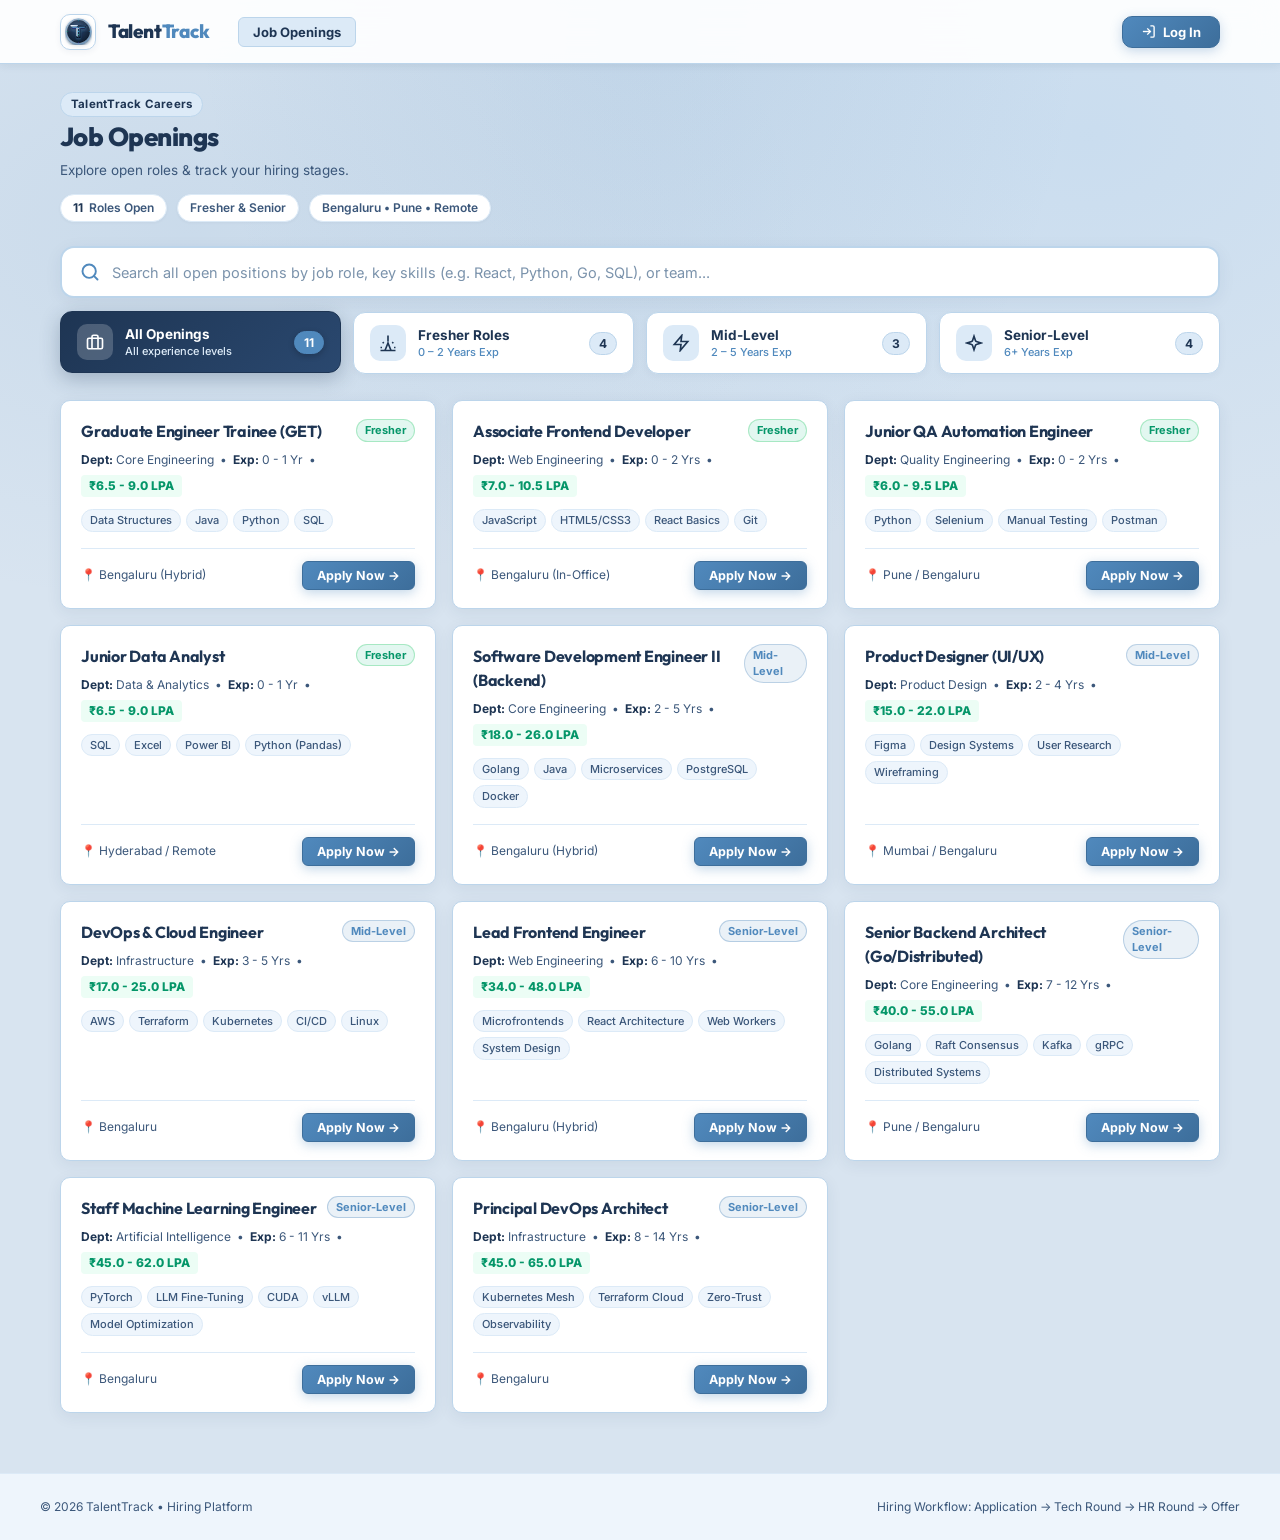
<file: index.html>
<!DOCTYPE html>
<html lang="en">
<head>
  <meta charset="UTF-8">
  <meta name="viewport" content="width=device-width, initial-scale=1.0">
  <title>TalentTrack - Careers & Hiring Platform</title>
  <meta name="description" content="TalentTrack Careers Portal - Explore openings, apply, and track candidate interview stages with round-by-round scoring.">
  <link rel="icon" type="image/svg+xml" href="assets/talenttrack-logo.svg">
  <link rel="preconnect" href="https://fonts.googleapis.com">
  <link rel="preconnect" href="https://fonts.gstatic.com" crossorigin>
  <link href="https://fonts.googleapis.com/css2?family=Outfit:wght@500;600;700;800;900&family=Inter:wght@400;500;600;700;800&display=swap" rel="stylesheet">
  <link rel="stylesheet" href="styles.css?v=20261030_v4">
</head>
<body>

  <!-- =======================================================================
       MAIN APP HEADER (No external switcher buttons on candidate view)
       ======================================================================= -->
  <header class="app-header">
    <div class="header-container">
      <div class="header-left">
        <div class="brand-logo" onclick="window.handleBrandClick()" title="TalentTrack Home">
          <div class="brand-icon">
            <svg class="brand-logo-svg" viewBox="0 0 100 100" fill="none">
  <defs>
    <!-- Accent Gradient: #5089BD -->
    <linearGradient id="freshIndigo" x1="0%" y1="0%" x2="100%" y2="100%">
      <stop offset="0%" stop-color="#6FA3D3"/>
      <stop offset="40%" stop-color="#5089BD"/>
      <stop offset="80%" stop-color="#3D6E9B"/>
      <stop offset="100%" stop-color="#2D5377"/>
    </linearGradient>

    <!-- Powder Blue / Platinum Facet Gradient: #DCEAF7 -->
    <linearGradient id="freshChrome" x1="0%" y1="0%" x2="100%" y2="100%">
      <stop offset="0%" stop-color="#FFFFFF"/>
      <stop offset="35%" stop-color="#DCEAF7"/>
      <stop offset="70%" stop-color="#BCD5EB"/>
      <stop offset="100%" stop-color="#8EADC9"/>
    </linearGradient>

    <!-- Deep Headings Shadow Bevel: #1E3553 -->
    <linearGradient id="freshIndigoDark" x1="100%" y1="0%" x2="0%" y2="100%">
      <stop offset="0%" stop-color="#2D5377"/>
      <stop offset="50%" stop-color="#1E3553"/>
      <stop offset="100%" stop-color="#122338"/>
    </linearGradient>

    <!-- Fresh Mint Emerald Velocity Runway Gradient -->
    <linearGradient id="freshMintTrack" x1="50%" y1="0%" x2="50%" y2="100%">
      <stop offset="0%" stop-color="#34D399"/>
      <stop offset="50%" stop-color="#10B981"/>
      <stop offset="100%" stop-color="#059669"/>
    </linearGradient>

    <!-- Accent Cyan Gradient -->
    <linearGradient id="freshCyan" x1="0%" y1="100%" x2="100%" y2="0%">
      <stop offset="0%" stop-color="#3D6E9B"/>
      <stop offset="50%" stop-color="#5089BD"/>
      <stop offset="100%" stop-color="#DCEAF7"/>
    </linearGradient>

    <!-- Medallion Background: #1E3553 Deep Navy Dial -->
    <radialGradient id="freshDialBg" cx="45%" cy="35%" r="65%">
      <stop offset="0%" stop-color="#3B577A"/>
      <stop offset="45%" stop-color="#1E3553"/>
      <stop offset="90%" stop-color="#122338"/>
      <stop offset="100%" stop-color="#0B1624"/>
    </radialGradient>

    <filter id="freshTShadow" x="-25%" y="-25%" width="150%" height="150%">
      <feDropShadow dx="0" dy="5" stdDeviation="4.5" flood-color="#1E3553" flood-opacity="0.6"/>
      <feDropShadow dx="0" dy="2" stdDeviation="1.5" flood-color="#5089BD" flood-opacity="0.35"/>
    </filter>
  </defs>

  <!-- 1. BASE OBSIDIAN SAPPHIRE DISC WITH CHROME & INDIGO RIMS -->
  <circle cx="50" cy="50" r="47" fill="url(#freshChrome)" stroke="#5089BD" stroke-width="1.8" filter="url(#freshTShadow)"/>
  <circle cx="50" cy="50" r="44.5" fill="none" stroke="#1E3553" stroke-width="1.2"/>
  <circle cx="50" cy="50" r="43.2" fill="none" stroke="url(#freshCyan)" stroke-width="0.8" opacity="0.85"/>
  <circle cx="50" cy="50" r="42.5" fill="url(#freshDialBg)"/>

  <!-- Subtle Glaze Arc Reflection -->
  <path d="M8,50 A42,42 0 0,1 92,50 Z" fill="url(#freshChrome)" opacity="0.08"/>

  <!-- 2. SCULPTURAL 3D BEVELED MONOLITHIC 'T' IN FRESH COLORS (ZERO STARS) -->
  <g filter="url(#freshTShadow)">
    <!-- Base Shadow Extrusion -->
    <path d="M19,26 L81,26 L74,38 L58,38 L58,74 L42,74 L42,38 L26,38 Z" fill="#030712"/>

    <!-- Crossbar Left Chrome Chamfer -->
    <polygon points="19,26 50,26 44,32 24,32" fill="url(#freshChrome)"/>
    <polygon points="19,26 24,32 26,38 19,26" fill="#CBD5E1"/>

    <!-- Crossbar Right Shaded Bevel -->
    <polygon points="50,26 81,26 76,32 44,32" fill="url(#freshIndigoDark)"/>
    <polygon points="81,26 76,32 74,38 81,26" fill="#1E1B4B"/>

    <!-- Crossbar Front Face (Vibrant Electric Indigo) -->
    <polygon points="24,32 76,32 72,37 28,37" fill="url(#freshIndigo)"/>

    <!-- Crossbar Underside Chamfers -->
    <polygon points="26,37 42,37 40,40 28,40" fill="#312E81"/>
    <polygon points="58,37 74,37 72,40 60,40" fill="#1E1B4B"/>

    <!-- Vertical Stem Left Chrome Bevel -->
    <polygon points="42,37 50,37 50,71 42,67" fill="url(#freshChrome)"/>

    <!-- Vertical Stem Right Indigo Bevel -->
    <polygon points="50,37 58,37 58,67 50,71" fill="url(#freshIndigoDark)"/>

    <!-- Vertical Stem Front Face (Electric Indigo Core) -->
    <polygon points="46,37 54,37 54,68 46,68" fill="url(#freshIndigo)"/>

    <!-- Sculptural Beveled Foot -->
    <polygon points="42,67 50,71 58,67 50,75" fill="url(#freshIndigoDark)"/>

    <!-- Central Precision Runway Channel (Fresh Mint Emerald) -->
    <line x1="50" y1="36" x2="50" y2="67" stroke="#030712" stroke-width="2.6" stroke-linecap="round"/>
    <line x1="50" y1="36" x2="50" y2="67" stroke="url(#freshMintTrack)" stroke-width="1.6" stroke-linecap="round"/>

    <!-- 3 Milestone Progression Nodes (Screening, Interview, Offer) -->
    <circle cx="50" cy="62" r="2" fill="#10B981"/>
    <circle cx="50" cy="62" r="0.9" fill="#FFFFFF"/>
    <circle cx="50" cy="49" r="2" fill="#06B6D4"/>
    <circle cx="50" cy="49" r="0.9" fill="#FFFFFF"/>
    <circle cx="50" cy="38" r="2.2" fill="#FFFFFF"/>
    <circle cx="50" cy="38" r="1.1" fill="#4F46E5"/>
  </g>

  <!-- Precision Dial Accents -->
  <line x1="50" y1="7" x2="50" y2="10" stroke="#06B6D4" stroke-width="1.4" stroke-linecap="round"/>
  <line x1="50" y1="90" x2="50" y2="93" stroke="#4F46E5" stroke-width="1.4" stroke-linecap="round"/>
  <line x1="7" y1="50" x2="10" y2="50" stroke="#10B981" stroke-width="1.4" stroke-linecap="round"/>
  <line x1="90" y1="50" x2="93" y2="50" stroke="#38BDF8" stroke-width="1.4" stroke-linecap="round"/>
</svg>
          </div>
          <div class="brand-wordmark">
            Talent<span>Track</span>
          </div>
        </div>

        <!-- Role Nav Tabs -->
        <nav class="main-nav" id="headerNav">
          <!-- Populated dynamically based strictly on user role -->
        </nav>
      </div>

      <div class="header-right">
        <!-- Guest State: Log In Button -->
        <div id="guestAuthGroup" class="auth-group">
          <button class="btn-login" id="openLoginBtn" onclick="window.openLoginModal()">
            <svg width="15" height="15" viewBox="0 0 24 24" fill="none" stroke="currentColor" stroke-width="2.2">
              <path d="M15 3h4a2 2 0 0 1 2 2v14a2 2 0 0 1-2 2h-4"></path>
              <polyline points="10 17 15 12 10 7"></polyline>
              <line x1="15" y1="12" x2="3" y2="12"></line>
            </svg>
            <span>Log In</span>
          </button>
        </div>

        <!-- Authenticated State: Round Initials Avatar with Animation & Log Out Button -->
        <div id="userAuthGroup" class="auth-group hidden">
          <div class="user-badge-wrap">
            <div class="user-avatar-container" id="userAvatarContainer" title="Account Profile">
              <div class="user-avatar-round" id="headerUserAvatar"></div>
              <span class="avatar-online-dot"></span>
              <!-- Profile Popover on hover/focus -->
              <div class="user-profile-popover" id="userProfilePopover">
                <div class="popover-avatar-preview" id="popoverAvatarLetters"></div>
                <div class="popover-details">
                  <div class="popover-name" id="headerUserName"></div>
                  <div class="popover-role" id="headerUserRole"></div>
                </div>
              </div>
            </div>
            <button class="btn-logout" id="logoutBtn" onclick="window.handleLogout()" title="Log Out">
              <svg width="14" height="14" viewBox="0 0 24 24" fill="none" stroke="currentColor" stroke-width="2">
                <path d="M9 21H5a2 2 0 0 1-2-2V5a2 2 0 0 1 2-2h4"></path>
                <polyline points="16 17 21 12 16 7"></polyline>
                <line x1="21" y1="12" x2="9" y2="12"></line>
              </svg>
              <span>Log Out</span>
            </button>
          </div>
        </div>
      </div>
    </div>
  </header>

  <!-- =======================================================================
       MAIN CONTAINER
       ======================================================================= -->
  <main class="main-layout">

    <!-- ===================================================================
         VIEW 1: RECRUITING TEAM WORKSPACE (HR Screener / Tech Interviewer / Final HR)
         Visible ONLY when Recruiting Team member is logged in!
         =================================================================== -->
    <section id="recruiterWorkspaceView" class="view-panel hidden">
      <div class="panel-header-compact">
        <div>
          <span class="role-kicker-pill" id="recruiterRolePill">Tech Round Interviewer Workspace</span>
          <h1 class="panel-headline" id="recruiterWorkspaceTitle">Candidate Evaluation & Scoring</h1>
          <p class="panel-subtext" id="recruiterWorkspaceDesc">
            Evaluate assigned candidates, review round scores out of 10, and advance shortlisted candidates.
          </p>
        </div>

        <div class="recruiter-quick-actions">
          <button class="btn-announce" id="btnAnnounceOpening" onclick="window.openAnnounceOpeningModal()" style="display: none;">
            <svg width="15" height="15" viewBox="0 0 24 24" fill="none" stroke="currentColor" stroke-width="2.3"><path d="M12 5v14M5 12h14"/></svg>
            <span>Announce New Opening</span>
          </button>
          <button class="btn-outline-gold" id="btnManageVacancies" onclick="window.openManageVacanciesModal()" title="Close fulfilled vacancies or unlist positions">
            📋 Manage &amp; Close Vacancies
          </button>
          <button class="btn-outline-gold" id="btnRecruiterToggleOpenings" onclick="window.toggleRecruiterView('openings')">
            Browse All Openings
          </button>
          <button class="btn-secondary" id="btnRecruiterRefresh" onclick="window.loadCandidates()">
            Refresh Candidates
          </button>
        </div>
      </div>

      <!-- Candidate Evaluation Grid (with Round Scores Out of 10) -->
      <div class="recruiter-candidates-grid" id="recruiterCandidatesContainer">
        <!-- Rendered dynamically by app.js -->
      </div>
    </section>

    <!-- ===================================================================
         VIEW 2: CANDIDATE DASHBOARD (Isolated for Candidates, NO HR/Tech Buttons)
         =================================================================== -->
    <section id="candidatePortalView" class="view-panel hidden">
      <div class="panel-header-compact">
        <div>
          <span class="role-kicker-pill" style="color: var(--color-emerald); background: var(--color-emerald-subtle);">
            Candidate Dashboard
          </span>
          <h1 class="panel-headline">My Application Status</h1>
          <p class="panel-subtext">
            Track your multi-round hiring progress and verified evaluation scores.
          </p>
        </div>

        <div>
          <button class="btn-outline-gold" onclick="window.showCandidateTab('openings')">
            Explore More Openings &rarr;
          </button>
        </div>
      </div>

      <!-- Interactive Demo Stage Switcher Bar (Test Selected, In Evaluation, and Rejected Views) -->
      <div class="demo-candidate-switch-strip" style="display: flex; align-items: center; justify-content: space-between; flex-wrap: wrap; gap: 10px; margin-bottom: 16px; background: #FFFFFF; border: 1px solid #E2E8F0; padding: 10px 16px; border-radius: var(--radius-md); box-shadow: 0 1px 3px rgba(0,0,0,0.04);">
        <div style="display: flex; align-items: center; gap: 8px; font-size: 12px; color: #475569; font-weight: 700;">
          <span>🔍 Quick State Preview:</span>
        </div>
        <div style="display: flex; gap: 8px; flex-wrap: wrap;">
          <button type="button" class="btn-secondary" style="font-size: 11.5px; padding: 5px 12px; background: #DCFCE7; color: #065F46; border: 1px solid #86EFAC; font-weight: 700;" onclick="window.setCandidateSimStage(4)">
            🎉 1. Selected View (Congratulations &amp; Offer Letter)
          </button>
          <button type="button" class="btn-secondary" style="font-size: 11.5px; padding: 5px 12px; background: #EFF6FF; color: #1E40AF; border: 1px solid #93C5FD; font-weight: 700;" onclick="window.setCandidateSimStage(2)">
            ⏳ 2. In Evaluation View (Technical Round)
          </button>
          <button type="button" class="btn-secondary" style="font-size: 11.5px; padding: 5px 12px; background: #FEE2E2; color: #991B1B; border: 1px solid #FCA5A5; font-weight: 700;" onclick="window.setCandidateSimStage('rejected')">
            📋 3. Not Shortlisted View (Regret Result &amp; Feedback)
          </button>
        </div>
      </div>

      <!-- Active Application Tracker Card & Round Scoreboard -->
      <div class="card-panel candidate-tracker-card" id="candidateActiveAppCard">
        <!-- Rendered dynamically by app.js -->
      </div>
    </section>

    <!-- ===================================================================
         VIEW 3: ALL COMPANY OPENINGS (Clean, Concise, No Large Sentences)
         Default view for Guests, and accessible via tab for Candidate/Recruiter
         =================================================================== -->
    <section id="openingsView" class="view-panel">
      <!-- Short, Punchy Hero -->
      <div class="hero-compact anim-slide-up">
        <div class="hero-compact-content">
          <span class="tag-badge">TalentTrack Careers</span>
          <h1 class="hero-headline">Job Openings</h1>
          <p class="hero-subline">Explore open roles & track your hiring stages.</p>
          <div class="hero-metrics-row">
            <span class="metric-pill"><strong id="metricTotalOpenings">11</strong> Roles Open</span>
            <span class="metric-pill">Fresher & Senior</span>
            <span class="metric-pill">Bengaluru • Pune • Remote</span>
          </div>
        </div>
      </div>

      <!-- Long Horizontal Search Bar & Modern Role Tier Experience Strip -->
      <div class="openings-filter-section anim-slide-up">
        <!-- 1. Full-Width Long Horizontal Search Bar -->
        <div class="horizontal-search-bar-wrap">
          <div class="horizontal-search-bar">
            <span class="search-lead-icon">
              <svg width="20" height="20" viewBox="0 0 24 24" fill="none" stroke="#5089BD" stroke-width="2.3" stroke-linecap="round" stroke-linejoin="round">
                <circle cx="11" cy="11" r="8"></circle>
                <line x1="21" y1="21" x2="16.65" y2="16.65"></line>
              </svg>
            </span>
            <input 
              type="text" 
              id="jobSearchInput" 
              class="search-input-field-long" 
              placeholder="Search all open positions by job role, key skills (e.g. React, Python, Go, SQL), or team..."
              autocomplete="off"
            >
            <button class="search-clear-btn" id="searchClearBtn" onclick="window.clearSearch()" title="Clear search query">&times;</button>
          </div>
        </div>

        <!-- 2. Re-formatted Role Tiers (Modern Card Tiles Format) -->
        <div class="tier-segmented-row">
          <button class="tier-tab-btn active" id="tabTierAll" onclick="window.filterByTier('all')">
            <div class="tier-btn-icon">
              <svg width="18" height="18" viewBox="0 0 24 24" fill="none" stroke="currentColor" stroke-width="2.2">
                <rect x="2" y="7" width="20" height="14" rx="2" ry="2"></rect>
                <path d="M16 21V5a2 2 0 0 0-2-2h-4a2 2 0 0 0-2 2v16"></path>
              </svg>
            </div>
            <div class="tier-btn-text">
              <span class="tier-btn-title">All Openings</span>
              <span class="tier-btn-desc">All experience levels</span>
            </div>
            <span class="tier-chip" id="countAll">11</span>
          </button>

          <button class="tier-tab-btn" id="tabTierFresher" onclick="window.filterByTier('Fresher')">
            <div class="tier-btn-icon">
              <svg width="18" height="18" viewBox="0 0 24 24" fill="none" stroke="currentColor" stroke-width="2.2">
                <path d="M12 2v8"></path>
                <path d="m4.93 10.93 1.41 1.41"></path>
                <path d="M2 18h2"></path>
                <path d="M20 18h2"></path>
                <path d="m19.07 10.93-1.41 1.41"></path>
                <path d="M22 22H2"></path>
                <path d="m8 22 4-10 4 10"></path>
              </svg>
            </div>
            <div class="tier-btn-text">
              <span class="tier-btn-title">Fresher Roles</span>
              <span class="tier-btn-desc">0 – 2 Years Exp</span>
            </div>
            <span class="tier-chip" id="countFresher">4</span>
          </button>

          <button class="tier-tab-btn" id="tabTierMid" onclick="window.filterByTier('Mid-Level')">
            <div class="tier-btn-icon">
              <svg width="18" height="18" viewBox="0 0 24 24" fill="none" stroke="currentColor" stroke-width="2.2">
                <polygon points="13 2 3 14 12 14 11 22 21 10 12 10 13 2"></polygon>
              </svg>
            </div>
            <div class="tier-btn-text">
              <span class="tier-btn-title">Mid-Level</span>
              <span class="tier-btn-desc">2 – 5 Years Exp</span>
            </div>
            <span class="tier-chip" id="countMid">3</span>
          </button>

          <button class="tier-tab-btn" id="tabTierSenior" onclick="window.filterByTier('Senior-Level')">
            <div class="tier-btn-icon">
              <svg width="18" height="18" viewBox="0 0 24 24" fill="none" stroke="currentColor" stroke-width="2.2">
                <path d="m12 3-1.912 5.813a2 2 0 0 1-1.275 1.275L3 12l5.813 1.912a2 2 0 0 1 1.275 1.275L12 21l1.912-5.813a2 2 0 0 1 1.275-1.275L21 12l-5.813-1.912a2 2 0 0 1-1.275-1.275L12 3Z"></path>
              </svg>
            </div>
            <div class="tier-btn-text">
              <span class="tier-btn-title">Senior-Level</span>
              <span class="tier-btn-desc">6+ Years Exp</span>
            </div>
            <span class="tier-chip" id="countSenior">4</span>
          </button>
        </div>
      </div>

      <!-- Openings Grid -->
      <div class="job-cards-grid" id="openingsGrid">
        <!-- Rendered dynamically by app.js -->
      </div>
    </section>
  </main>

  <!-- =======================================================================
       LOGIN MODAL (Tabbed: Candidate Sign In vs Company Staff Sign In)
       ======================================================================= -->
  <div class="modal-backdrop" id="loginModal" aria-modal="true" role="dialog">
    <div class="modal-card anim-slide-up" style="max-width: 490px;">
      <div class="modal-header">
        <div style="display: flex; align-items: center; gap: 10px;">
          <div class="brand-icon" style="width: 34px; height: 34px;">
            <svg class="brand-logo-svg" viewBox="0 0 100 100" fill="none">
              <!-- Obsidian Sapphire Disc with Titanium Rim -->
              <circle cx="50" cy="50" r="47" fill="url(#freshChrome)" stroke="#4F46E5" stroke-width="1.8"/>
              <circle cx="50" cy="50" r="44.5" fill="none" stroke="#0F172A" stroke-width="1.2"/>
              <circle cx="50" cy="50" r="43.2" fill="none" stroke="url(#freshCyan)" stroke-width="0.8" opacity="0.85"/>
              <circle cx="50" cy="50" r="42.5" fill="url(#freshDialBg)"/>
              <g>
                <polygon points="19,26 50,26 44,32 24,32" fill="url(#freshChrome)"/>
                <polygon points="50,26 81,26 76,32 44,32" fill="url(#freshIndigoDark)"/>
                <polygon points="24,32 76,32 72,37 28,37" fill="url(#freshIndigo)"/>
                <polygon points="42,37 50,37 50,71 42,67" fill="url(#freshChrome)"/>
                <polygon points="50,37 58,37 58,67 50,71" fill="url(#freshIndigoDark)"/>
                <polygon points="46,37 54,37 54,68 46,68" fill="url(#freshIndigo)"/>
                <line x1="50" y1="36" x2="50" y2="67" stroke="url(#freshMintTrack)" stroke-width="1.6" stroke-linecap="round"/>
                <circle cx="50" cy="62" r="2" fill="#10B981"/>
                <circle cx="50" cy="49" r="2" fill="#06B6D4"/>
                <circle cx="50" cy="38" r="2.2" fill="#FFFFFF"/>
              </g>
            </svg>
          </div>
          <div>
            <h3 class="modal-title">Sign In to TalentTrack</h3>
            <p class="modal-sub">Select your account type</p>
          </div>
        </div>
        <button class="modal-close-btn" onclick="window.closeLoginModal()">&times;</button>
      </div>

      <!-- Role Mode Tabs -->
      <div class="modal-role-tabs">
        <button class="modal-role-tab active" id="tabLoginCandidate" onclick="window.switchLoginTab('candidate')">
          🧑‍💻 Candidate Login
        </button>
        <button class="modal-role-tab" id="tabLoginStaff" onclick="window.switchLoginTab('staff')">
          🏢 Recruitment / Staff Login
        </button>
      </div>

      <!-- Candidate Login Pane (Default Active) -->
      <div id="loginCandidatePane" class="login-pane">
        <div class="login-notice-info">
          <span class="notice-icon">ℹ️</span>
          <div>
            <strong>Application Required:</strong>
            Only candidates who have applied for an open position can sign in to view their round evaluations and roadmap.
          </div>
        </div>

        <!-- Dynamic Alert Container when candidate has not applied -->
        <div id="candidateLoginError" class="login-error-box hidden" role="alert"></div>

        <form onsubmit="event.preventDefault(); window.submitCandidateLogin();">
          <div class="form-group">
            <label class="form-label">Candidate Email</label>
            <input type="email" id="candidateEmailInput" class="form-input" placeholder="Enter your registered candidate email" value="" required>
          </div>
          <div class="form-group">
            <label class="form-label">Password</label>
            <div class="password-input-wrapper">
              <input type="password" id="candidatePasswordInput" class="form-input" placeholder="Enter your candidate password" value="" required>
              <button type="button" class="password-toggle-btn" onclick="window.togglePasswordVisibility('candidatePasswordInput', this)" aria-label="Show password" title="Show password">
                <svg class="eye-icon-show" width="18" height="18" viewBox="0 0 24 24" fill="none" stroke="currentColor" stroke-width="2" stroke-linecap="round" stroke-linejoin="round">
                  <path d="M2 12s3-7 10-7 10 7 10 7-3 7-10 7-10-7-10-7Z"/>
                  <circle cx="12" cy="12" r="3"/>
                </svg>
                <svg class="eye-icon-hide" width="18" height="18" viewBox="0 0 24 24" fill="none" stroke="currentColor" stroke-width="2" stroke-linecap="round" stroke-linejoin="round" style="display: none;">
                  <path d="M9.88 9.88a3 3 0 1 0 4.24 4.24"/>
                  <path d="M10.73 5.08A10.43 10.43 0 0 1 12 5c7 0 10 7 10 7a13.16 13.16 0 0 1-1.67 2.68"/>
                  <path d="M6.61 6.61A13.526 13.526 0 0 0 2 12s3 7 10 7a9.74 9.74 0 0 0 5.39-1.61"/>
                  <line x1="2" y1="2" x2="22" y2="22"/>
                </svg>
              </button>
            </div>
          </div>
          <button type="submit" class="btn-primary" id="candidateSignInBtn" style="width: 100%; justify-content: center; padding: 10px; margin-top: 6px;">
            Sign In as Candidate
          </button>
        </form>
      </div>

      <!-- Company Staff Login Pane (Role Dropdown Pattern) -->
      <div id="loginStaffPane" class="login-pane hidden">
        <!-- Dynamic Alert Container for Staff Login -->
        <div id="staffLoginError" class="login-error-box hidden" role="alert"></div>

        <form onsubmit="event.preventDefault(); window.submitStaffLogin();">
          <div class="form-group">
            <label class="form-label">Select Staff Role</label>
            <select id="staffRoleSelect" class="form-select">
              <option value="hr_screener">👩‍💼 HR Recruiter (Neha Gupta)</option>
              <option value="tech_interviewer">👨‍💻 Tech Round Interviewer (Vikram Malhotra)</option>
              <option value="hr_interviewer">👩‍⚖️ Final HR Interviewer (Priya Kulkarni)</option>
            </select>
          </div>
          <div class="form-group">
            <label class="form-label">Password</label>
            <div class="password-input-wrapper">
              <input type="password" id="staffPasswordInput" class="form-input" placeholder="Enter staff password" value="" autocomplete="current-password" required>
              <button type="button" class="password-toggle-btn" onclick="window.togglePasswordVisibility('staffPasswordInput', this)" aria-label="Show password" title="Show password">
                <svg class="eye-icon-show" width="18" height="18" viewBox="0 0 24 24" fill="none" stroke="currentColor" stroke-width="2" stroke-linecap="round" stroke-linejoin="round">
                  <path d="M2 12s3-7 10-7 10 7 10 7-3 7-10 7-10-7-10-7Z"/>
                  <circle cx="12" cy="12" r="3"/>
                </svg>
                <svg class="eye-icon-hide" width="18" height="18" viewBox="0 0 24 24" fill="none" stroke="currentColor" stroke-width="2" stroke-linecap="round" stroke-linejoin="round" style="display: none;">
                  <path d="M9.88 9.88a3 3 0 1 0 4.24 4.24"/>
                  <path d="M10.73 5.08A10.43 10.43 0 0 1 12 5c7 0 10 7 10 7a13.16 13.16 0 0 1-1.67 2.68"/>
                  <path d="M6.61 6.61A13.526 13.526 0 0 0 2 12s3 7 10 7a9.74 9.74 0 0 0 5.39-1.61"/>
                  <line x1="2" y1="2" x2="22" y2="22"/>
                </svg>
              </button>
            </div>
          </div>
          <button type="submit" class="btn-primary" style="width: 100%; justify-content: center; padding: 10px; margin-top: 6px;">
            Sign In to Staff Workspace
          </button>
        </form>
      </div>
    </div>
  </div>

  <!-- =======================================================================
       FORGOT / RESET PASSWORD MODAL
       ======================================================================= -->
  <div class="modal-backdrop" id="forgotPasswordModal" aria-modal="true" role="dialog">
    <div class="modal-card anim-slide-up" style="max-width: 440px;">
      <div class="modal-header">
        <div>
          <h3 class="modal-title">Reset Candidate Password</h3>
          <p class="modal-sub">Enter your registered email and set a new password</p>
        </div>
        <button class="modal-close-btn" onclick="window.closeForgotPasswordModal()">&times;</button>
      </div>
      <form onsubmit="event.preventDefault(); window.submitForgotPassword();" style="padding-top: 10px;">
        <div class="form-group">
          <label class="form-label">Registered Candidate Email</label>
          <input type="email" id="forgotPasswordEmailInput" class="form-input" placeholder="Enter your email" required>
        </div>
        <div class="form-group">
          <label class="form-label">New Password</label>
          <div class="password-input-wrapper">
            <input type="password" id="forgotPasswordNewPassInput" class="form-input" placeholder="Enter new password" required>
            <button type="button" class="password-toggle-btn" onclick="window.togglePasswordVisibility('forgotPasswordNewPassInput', this)" aria-label="Show password" title="Show password">
              <svg class="eye-icon-show" width="18" height="18" viewBox="0 0 24 24" fill="none" stroke="currentColor" stroke-width="2" stroke-linecap="round" stroke-linejoin="round">
                <path d="M2 12s3-7 10-7 10 7 10 7-3 7-10 7-10-7-10-7Z"/>
                <circle cx="12" cy="12" r="3"/>
              </svg>
              <svg class="eye-icon-hide" width="18" height="18" viewBox="0 0 24 24" fill="none" stroke="currentColor" stroke-width="2" stroke-linecap="round" stroke-linejoin="round" style="display: none;">
                <path d="M9.88 9.88a3 3 0 1 0 4.24 4.24"/>
                <path d="M10.73 5.08A10.43 10.43 0 0 1 12 5c7 0 10 7 10 7a13.16 13.16 0 0 1-1.67 2.68"/>
                <path d="M6.61 6.61A13.526 13.526 0 0 0 2 12s3 7 10 7a9.74 9.74 0 0 0 5.39-1.61"/>
                <line x1="2" y1="2" x2="22" y2="22"/>
              </svg>
            </button>
          </div>
        </div>
        <div style="display: flex; justify-content: flex-end; gap: 10px; margin-top: 18px;">
          <button type="button" class="btn-secondary" onclick="window.closeForgotPasswordModal()">Cancel</button>
          <button type="submit" class="btn-primary">Update Password &amp; Sign In</button>
        </div>
      </form>
    </div>
  </div>

  <!-- =======================================================================
       GUEST APPLY BLOCK POP-UP (Login Required to Apply)
       ======================================================================= -->
  <div class="modal-backdrop" id="loginRequiredModal" aria-modal="true" role="dialog">
    <div class="modal-card anim-slide-up" style="max-width: 440px; text-align: center; padding: 26px 22px;">
      <div style="font-size: 34px; margin-bottom: 12px;">🔒</div>
      <h3 class="modal-title" style="margin-bottom: 6px;">Candidate Login Required</h3>
      <p class="modal-sub" style="margin-bottom: 20px;">
        To apply for this role, you must be logged in as a candidate. Please log in to submit your application and track your hiring stages.
      </p>
      <div style="display: flex; gap: 10px; justify-content: center;">
        <button class="btn-secondary" onclick="window.closeLoginRequiredModal()">Cancel</button>
        <button class="btn-primary" onclick="window.closeLoginRequiredModal(); window.openLoginModal('candidate');">
          Log In as Candidate
        </button>
      </div>
    </div>
  </div>

  <!-- =======================================================================
       CANDIDATE / EMPLOYEE APPLY FORM MODAL (With Comprehensive Details & Referral)
       ======================================================================= -->
  <div class="modal-backdrop" id="candidateApplyModal" aria-modal="true" role="dialog">
    <div class="modal-card anim-slide-up" style="max-width: 560px; max-height: 90vh; overflow-y: auto;">
      <div class="modal-header">
        <div>
          <h3 class="modal-title">Apply for Position</h3>
          <p class="modal-sub" id="applyModalRoleTitle">Role Requisition</p>
        </div>
        <button class="modal-close-btn" onclick="window.closeApplyModal()">&times;</button>
      </div>

      <form id="candidateApplyForm" onsubmit="event.preventDefault(); window.submitCandidateApplication();">
        <input type="hidden" id="applyJobId">
        <input type="hidden" id="applyJobTitle">

        <div style="display: grid; grid-template-columns: 1fr 1fr; gap: 12px;">
          <div class="form-group">
            <label class="form-label">Full Name *</label>
            <input type="text" id="applyName" class="form-input" placeholder="Enter your full name" required>
          </div>
          <div class="form-group">
            <label class="form-label">Phone Number *</label>
            <input type="tel" id="applyPhone" class="form-input" placeholder="e.g. +91 98201 44521" required>
          </div>
        </div>

        <div style="display: grid; grid-template-columns: 1fr 1fr; gap: 12px;">
          <div class="form-group">
            <label class="form-label">Email Address *</label>
            <input type="email" id="applyEmail" class="form-input" placeholder="Enter your email address" required>
          </div>
          <div class="form-group">
            <label class="form-label">Create Login Password *</label>
            <div class="password-input-wrapper">
              <input type="password" id="applyPassword" class="form-input" placeholder="Create a login password" value="" required>
              <button type="button" class="password-toggle-btn" onclick="window.togglePasswordVisibility('applyPassword', this)" aria-label="Show password" title="Show password">
                <svg class="eye-icon-show" width="18" height="18" viewBox="0 0 24 24" fill="none" stroke="currentColor" stroke-width="2" stroke-linecap="round" stroke-linejoin="round">
                  <path d="M2 12s3-7 10-7 10 7 10 7-3 7-10 7-10-7-10-7Z"/>
                  <circle cx="12" cy="12" r="3"/>
                </svg>
                <svg class="eye-icon-hide" width="18" height="18" viewBox="0 0 24 24" fill="none" stroke="currentColor" stroke-width="2" stroke-linecap="round" stroke-linejoin="round" style="display: none;">
                  <path d="M9.88 9.88a3 3 0 1 0 4.24 4.24"/>
                  <path d="M10.73 5.08A10.43 10.43 0 0 1 12 5c7 0 10 7 10 7a13.16 13.16 0 0 1-1.67 2.68"/>
                  <path d="M6.61 6.61A13.526 13.526 0 0 0 2 12s3 7 10 7a9.74 9.74 0 0 0 5.39-1.61"/>
                  <line x1="2" y1="2" x2="22" y2="22"/>
                </svg>
              </button>
            </div>
          </div>
        </div>
        <p style="font-size: 11px; color: #64748B; margin-top: -6px; margin-bottom: 12px;">
          🔒 Remember this password. You will use your email &amp; password to sign in and track your application status.
        </p>

        <div class="form-group">
          <label class="form-label">Current Address / City *</label>
          <input type="text" id="applyAddress" class="form-input" placeholder="e.g. Koramangala, Bengaluru, Karnataka" required>
        </div>

        <div class="form-group">
          <label class="form-label">Key Experience & Skills *</label>
          <input type="text" id="applySkills" class="form-input" placeholder="e.g. 3 Yrs Exp • React, TypeScript, Node.js" required>
        </div>

        <!-- CV / Resume Attachment with Attachment Symbol (Strictly Mandatory) -->
        <div class="form-group">
          <label class="form-label" style="display: flex; justify-content: space-between; align-items: center;">
            <span>Attach CV / Resume *</span>
            <span style="font-size: 11px; color: #DC2626; font-weight: 700;">Mandatory Attachment</span>
          </label>
          <div class="attachment-input-bar" id="resumeAttachmentBar" onclick="document.getElementById('applyResumeFile').click();" title="Click attachment symbol to open file manager">
            <input 
              type="file" 
              id="applyResumeFile" 
              accept=".pdf,.doc,.docx" 
              style="display: none;" 
              onchange="window.handleResumeFileSelect(event)"
            >
            <button 
              type="button" 
              class="attachment-symbol-btn" 
              id="btnAttachmentSymbol"
              onclick="event.stopPropagation(); document.getElementById('applyResumeFile').click();" 
              title="Click attachment symbol to open file manager"
            >
              <svg width="20" height="20" viewBox="0 0 24 24" fill="none" stroke="currentColor" stroke-width="2.3" stroke-linecap="round" stroke-linejoin="round">
                <path d="m21.44 11.05-9.19 9.19a6 6 0 0 1-8.49-8.49l8.57-8.57A4 4 0 1 1 18 8.84l-8.59 8.57a2 2 0 0 1-2.83-2.83l7.88-7.88"></path>
              </svg>
            </button>
            <div class="attachment-text-area">
              <span class="attachment-filename" id="displayResumeFileName">No file chosen (Attachment Required)</span>
              <span class="attachment-subtext" id="displayResumeFileMeta">Click attachment symbol or this bar to select your CV / Resume (.pdf, .doc, .docx)</span>
            </div>
            <button 
              type="button" 
              class="btn-attach-action" 
              onclick="event.stopPropagation(); document.getElementById('applyResumeFile').click();"
              title="Click attachment symbol to open file manager"
            >
              <svg width="15" height="15" viewBox="0 0 24 24" fill="none" stroke="currentColor" stroke-width="2.2" stroke-linecap="round" stroke-linejoin="round">
                <path d="m21.44 11.05-9.19 9.19a6 6 0 0 1-8.49-8.49l8.57-8.57A4 4 0 1 1 18 8.84l-8.59 8.57a2 2 0 0 1-2.83-2.83l7.88-7.88"></path>
              </svg>
              <span>Attach</span>
            </button>
          </div>
          <input type="hidden" id="applyResumeAttachedName" value="">
        </div>

        <!-- Employee Referral Section (Only Referral Employee Name) -->
        <div class="form-referral-box">
          <div class="form-referral-title">
            <span>Employee Referral (Optional)</span>
            <small style="color: var(--color-text-muted); font-weight: 400;">If referred by an existing team member</small>
          </div>
          <div style="margin-top: 8px;">
            <label class="form-label" style="font-size: 11px;">Referred by (Employee Name)</label>
            <input type="text" id="applyReferralName" class="form-input" placeholder="e.g. Rajesh Kumar">
          </div>
        </div>

        <div style="display: flex; justify-content: flex-end; gap: 10px; margin-top: 20px;">
          <button type="button" class="btn-secondary" onclick="window.closeApplyModal()">Cancel</button>
          <button type="submit" class="btn-primary" style="padding: 10px 22px;">Submit Application & Track</button>
        </div>
      </form>
    </div>
  </div>

  <!-- =======================================================================
       TECH SHORTLIST CONFIRMATION MODAL
       ======================================================================= -->
  <div class="modal-backdrop" id="shortlistConfirmModal" aria-modal="true" role="dialog">
    <div class="modal-card anim-slide-up" style="max-width: 450px; text-align: center; padding: 26px 22px;">
      <div style="font-size: 34px; margin-bottom: 10px;">⭐</div>
      <h3 class="modal-title" style="margin-bottom: 6px;">Candidate Shortlisted!</h3>
      <p class="modal-sub" id="shortlistConfirmMessage" style="margin-bottom: 20px;">
        Candidate has cleared the Technical Round and is advanced to the Final HR Round.
      </p>
      <button class="btn-primary" style="margin: 0 auto;" onclick="window.closeShortlistConfirmModal()">
        Done
      </button>
    </div>
  </div>

  <!-- =======================================================================
       OFFICIAL CANDIDATE OFFER LETTER MODAL (When Candidate is Selected)
       ======================================================================= -->
  <div class="modal-backdrop" id="offerLetterModal" aria-modal="true" role="dialog">
    <div class="modal-card anim-slide-up" style="max-width: 620px; padding: 28px;">
      <div class="modal-header" style="border-bottom: 2px solid #86EFAC; padding-bottom: 14px; margin-bottom: 18px;">
        <div style="display: flex; align-items: center; gap: 12px;">
          <div style="font-size: 28px;">📜</div>
          <div>
            <h3 class="modal-title" style="color: #065F46; font-size: 18px;">TalentTrack Formal Offer of Employment</h3>
            <p class="modal-sub" style="color: #047857;">Official Hiring Confirmation & Employment Requisition</p>
          </div>
        </div>
        <button class="modal-close-btn" onclick="window.closeOfferLetterModal()">&times;</button>
      </div>

      <div id="offerLetterContent" style="font-size: 13.5px; line-height: 1.65; color: #1E3553;">
        <!-- Populated dynamically by app.js -->
      </div>

      <div style="display: flex; justify-content: flex-end; gap: 10px; margin-top: 20px; padding-top: 14px; border-top: 1px solid #E5E7EB;">
        <button class="btn-secondary" onclick="window.closeOfferLetterModal()">Close</button>
        <button class="btn-primary" style="background: linear-gradient(135deg, #059669 0%, #10B981 100%);" onclick="showToast('📥 Downloading Official Offer Letter (PDF)...'); setTimeout(() => window.closeOfferLetterModal(), 800);">
          📥 Download Offer Letter (PDF)
        </button>
      </div>
    </div>
  </div>

  <!-- =======================================================================
       OFFICIAL CANDIDATE EVALUATION & FEEDBACK MODAL (When Evaluation Concluded / Not Shortlisted)
       ======================================================================= -->
  <div class="modal-backdrop" id="evaluationFeedbackModal" aria-modal="true" role="dialog">
    <div class="modal-card anim-slide-up" style="max-width: 620px; padding: 28px;">
      <div class="modal-header" style="border-bottom: 2px solid #FCA5A5; padding-bottom: 14px; margin-bottom: 18px;">
        <div style="display: flex; align-items: center; gap: 12px;">
          <div style="font-size: 28px;">📋</div>
          <div>
            <h3 class="modal-title" style="color: #991B1B; font-size: 18px;">TalentTrack Candidate Evaluation Summary</h3>
            <p class="modal-sub" style="color: #7F1D1D;">Official Feedback &amp; Application Status Notice</p>
          </div>
        </div>
        <button class="modal-close-btn" onclick="window.closeEvaluationFeedbackModal()">&times;</button>
      </div>

      <div id="evaluationFeedbackContent" style="font-size: 13.5px; line-height: 1.65; color: #1E3553;">
        <!-- Populated dynamically by app.js -->
      </div>

      <div style="display: flex; justify-content: flex-end; gap: 10px; margin-top: 20px; padding-top: 14px; border-top: 1px solid #E5E7EB;">
        <button class="btn-secondary" onclick="window.closeEvaluationFeedbackModal()">Close</button>
        <button class="btn-primary" style="background: linear-gradient(135deg, #1E3553 0%, #0F1E36 100%);" onclick="showToast('📥 Downloading Evaluation &amp; Feedback Summary (PDF)...'); setTimeout(() => window.closeEvaluationFeedbackModal(), 800);">
          📥 Download Feedback Summary (PDF)
        </button>
      </div>
    </div>
  </div>

  <!-- =======================================================================
       FLOATING AUTO-DISMISSING NOTIFICATION BANNER (No Continue Click Required!)
       ======================================================================= -->
  <div class="auto-auth-banner" id="autoAuthBanner">
    <div class="auto-auth-inner">
      <span class="auto-auth-icon" id="autoAuthIcon">✅</span>
      <div class="auto-auth-text">
        <strong id="autoAuthTitle">Logged In Successfully</strong>
        <span id="autoAuthSub">Welcome to TalentTrack!</span>
      </div>
    </div>
  </div>

  <!-- Toast Notification Container -->
  <div class="toast-container" id="toastContainer"></div>

  <!-- Footer -->
  <footer class="app-footer-compact">
    <div class="footer-inner">
      <span>&copy; 2026 TalentTrack • Hiring Platform</span>
      <span>Hiring Workflow: Application &rarr; Tech Round &rarr; HR Round &rarr; Offer</span>
    </div>
  </footer>

  <script src="app.js?v=20261030_v4"></script>

  <!-- =======================================================================
       ANNOUNCE NEW OPENING MODAL (For HR & Recruiting Team)
       ======================================================================= -->
  <div class="modal-backdrop" id="announceOpeningModal" aria-modal="true" role="dialog">
    <div class="modal-card anim-slide-up" style="max-width: 550px; max-height: 90vh; overflow-y: auto;">
      <div class="modal-header">
        <div>
          <h3 class="modal-title">📢 Announce New Opening</h3>
          <p class="modal-sub">Create and publish a new job requisition to the careers board</p>
        </div>
        <button class="modal-close-btn" onclick="window.closeAnnounceOpeningModal()">&times;</button>
      </div>

      <form id="announceOpeningForm" onsubmit="event.preventDefault(); window.submitAnnounceOpening();">
        <div class="form-group">
          <label class="form-label">Job Title *</label>
          <input type="text" id="announceTitle" class="form-input" placeholder="e.g. Staff Backend Architect (Go/Distributed)" required>
        </div>

        <div style="display: grid; grid-template-columns: 1fr 1fr; gap: 12px;">
          <div class="form-group">
            <label class="form-label">Department *</label>
            <select id="announceDept" class="form-input" required>
              <option value="Core Engineering">Core Engineering</option>
              <option value="Web Engineering">Web Engineering</option>
              <option value="AI & Analytics">AI & Analytics</option>
              <option value="Product Design">Product Design</option>
              <option value="Infrastructure">Infrastructure</option>
              <option value="Quality Engineering">Quality Engineering</option>
            </select>
          </div>

          <div class="form-group">
            <label class="form-label">Experience Tier *</label>
            <select id="announceTier" class="form-input" required>
              <option value="Fresher">Fresher (0 - 2 Yrs)</option>
              <option value="Mid-Level">Mid-Level (2 - 5 Yrs)</option>
              <option value="Senior-Level" selected>Senior-Level (6+ Yrs)</option>
            </select>
          </div>
        </div>

        <div style="display: grid; grid-template-columns: 1fr 1fr; gap: 12px;">
          <div class="form-group">
            <label class="form-label">Experience Range *</label>
            <input type="text" id="announceExp" class="form-input" placeholder="e.g. 5 - 8 Yrs" value="5 - 8 Yrs" required>
          </div>

          <div class="form-group">
            <label class="form-label">Location *</label>
            <input type="text" id="announceLocation" class="form-input" placeholder="e.g. Bengaluru (Hybrid)" value="Bengaluru (Hybrid)" required>
          </div>
        </div>

        <div class="form-group">
          <label class="form-label">Compensation / Salary (LPA) *</label>
          <input type="text" id="announceSalary" class="form-input" placeholder="e.g. ₹28.0 - 42.0 LPA" value="₹28.0 - 42.0 LPA" required>
        </div>

        <div class="form-group">
          <label class="form-label">Required Skills (comma-separated) *</label>
          <input type="text" id="announceSkills" class="form-input" placeholder="e.g. Golang, Distributed Systems, Kubernetes, Kafka" value="Golang, Distributed Systems, Kubernetes, Kafka" required>
        </div>

        <div class="form-group">
          <label class="form-label">Role Description / Announcement Note</label>
          <textarea id="announceDesc" class="form-input" rows="2" placeholder="Brief note about the key responsibilities and hiring goals...">High-impact requisition driving core platform scalability and distributed microservices architecture.</textarea>
        </div>

        <div style="display: flex; justify-content: flex-end; gap: 10px; margin-top: 20px;">
          <button type="button" class="btn-secondary" onclick="window.closeAnnounceOpeningModal()">Cancel</button>
          <button type="submit" class="btn-primary" style="padding: 10px 22px;">📢 Publish Opening Now</button>
        </div>
      </form>
    </div>
  </div>


  <!-- =======================================================================
       MANAGE VACANCIES MODAL (For Staff / HR to Close Fulfilled Requisitions)
       ======================================================================= -->
  <div class="modal-backdrop" id="manageVacanciesModal" aria-modal="true" role="dialog">
    <div class="modal-card anim-slide-up" style="max-width: 650px; max-height: 90vh; overflow-y: auto; padding: 26px;">
      <div class="modal-header" style="border-bottom: 1.5px solid #E2E8F0; padding-bottom: 14px; margin-bottom: 16px;">
        <div>
          <h3 class="modal-title">📋 Manage Vacancies &amp; Openings</h3>
          <p class="modal-sub">Mark fulfilled requisitions to hide or remove them from the public Careers board</p>
        </div>
        <button class="modal-close-btn" onclick="window.closeManageVacanciesModal()">&times;</button>
      </div>

      <div style="display: flex; justify-content: space-between; align-items: center; margin-bottom: 14px; padding: 10px 14px; background: #F8FAFC; border: 1px solid #E2E8F0; border-radius: var(--radius-sm);">
        <span style="font-size: 12.5px; color: #475569; font-weight: 600;" id="manageVacanciesCountText">Loading openings...</span>
        <button type="button" class="btn-secondary" style="font-size: 11.5px; padding: 4px 10px;" onclick="window.restoreClosedVacancies()">
          🔄 Restore All Closed Roles
        </button>
      </div>

      <div id="manageVacanciesList" style="display: flex; flex-direction: column; gap: 10px; max-height: 400px; overflow-y: auto;">
        <!-- Populated dynamically by app.js -->
      </div>

      <div style="display: flex; justify-content: flex-end; gap: 10px; margin-top: 18px; padding-top: 14px; border-top: 1px solid #E2E8F0;">
        <button class="btn-secondary" onclick="window.closeManageVacanciesModal()">Done</button>
      </div>
    </div>
  </div>

</body>
</html>
</file>
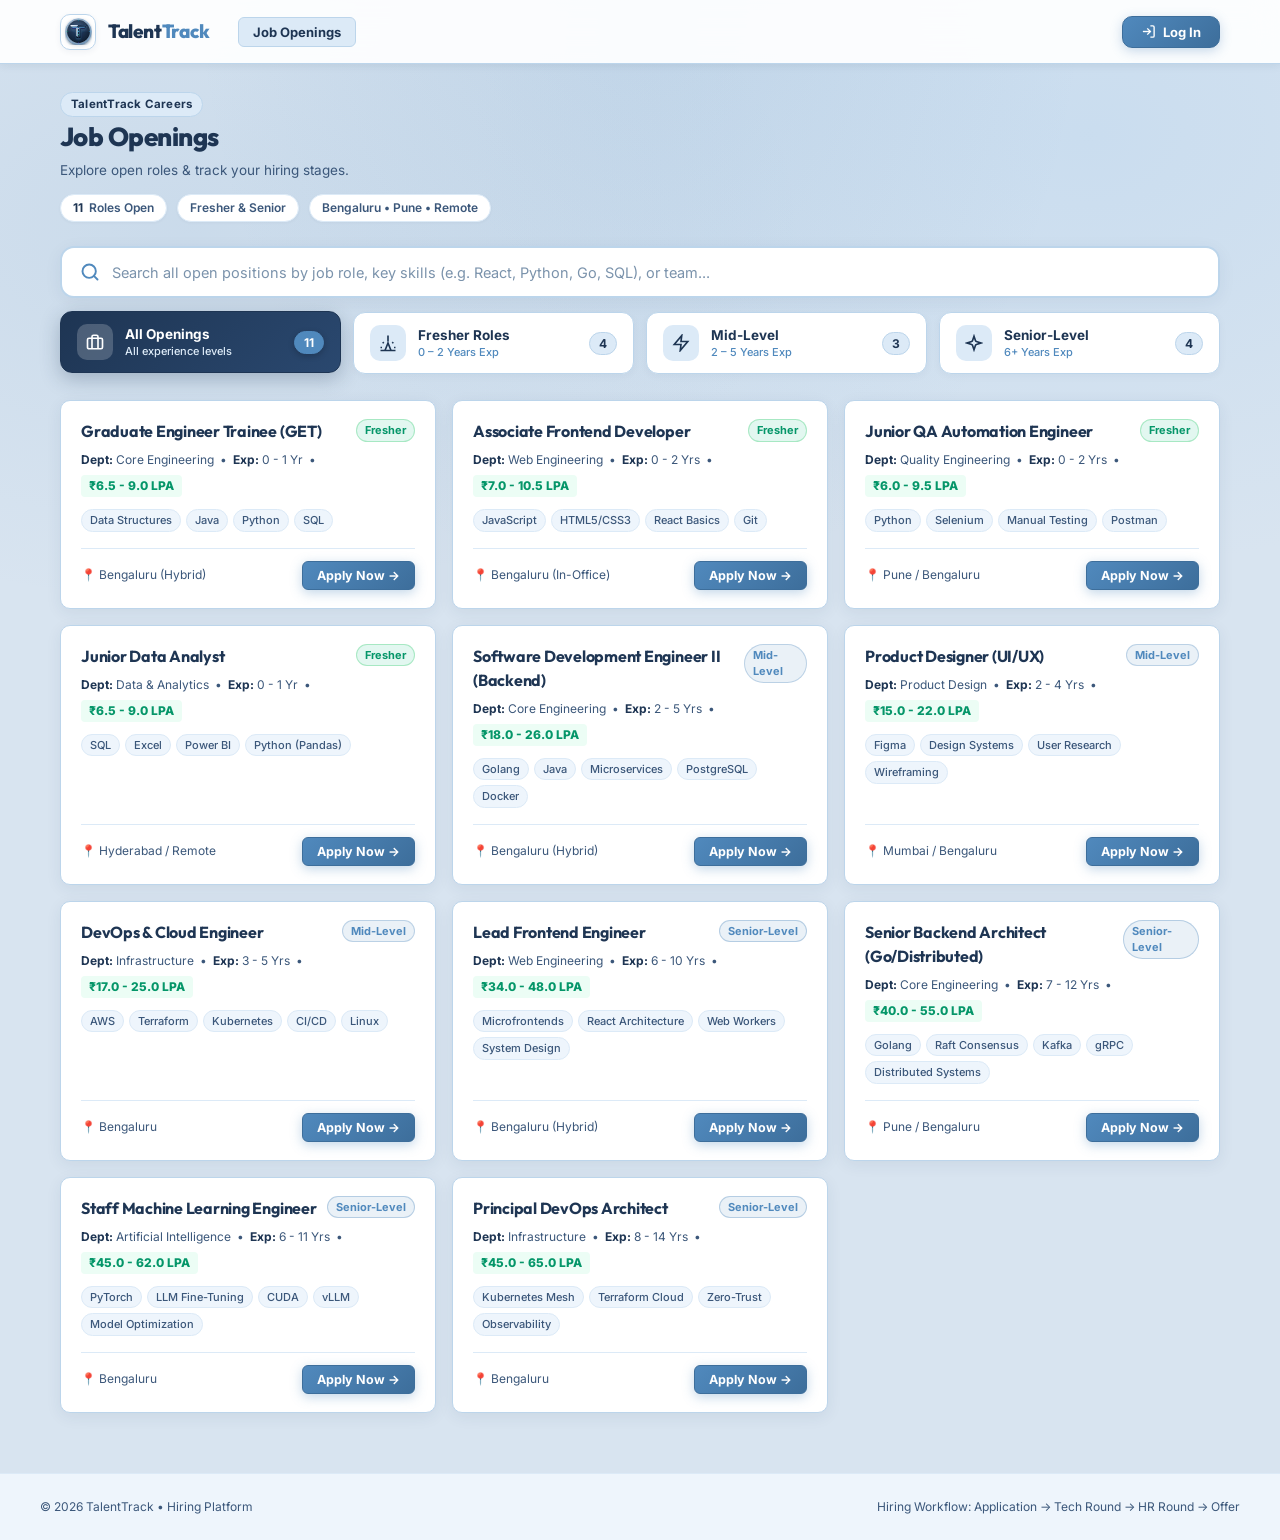
<file: src/main/resources/static/index.html>
<!DOCTYPE html>
<html lang="en">
<head>
  <meta charset="UTF-8">
  <meta name="viewport" content="width=device-width, initial-scale=1.0">
  <title>TalentTrack - Careers & Hiring Platform</title>
  <meta name="description" content="TalentTrack Careers Portal - Explore openings, apply, and track candidate interview stages with round-by-round scoring.">
  <link rel="icon" type="image/svg+xml" href="assets/talenttrack-logo.svg">
  <link rel="preconnect" href="https://fonts.googleapis.com">
  <link rel="preconnect" href="https://fonts.gstatic.com" crossorigin>
  <link href="https://fonts.googleapis.com/css2?family=Outfit:wght@500;600;700;800;900&family=Inter:wght@400;500;600;700;800&display=swap" rel="stylesheet">
  <link rel="stylesheet" href="styles.css">
</head>
<body>

  <!-- =======================================================================
       MAIN APP HEADER (No external switcher buttons on candidate view)
       ======================================================================= -->
  <header class="app-header">
    <div class="header-container">
      <div class="header-left">
        <div class="brand-logo" onclick="window.handleBrandClick()" title="TalentTrack Home">
          <div class="brand-icon">
            <svg class="brand-logo-svg" viewBox="0 0 100 100" fill="none">
  <defs>
    <!-- Accent Gradient: #5089BD -->
    <linearGradient id="freshIndigo" x1="0%" y1="0%" x2="100%" y2="100%">
      <stop offset="0%" stop-color="#6FA3D3"/>
      <stop offset="40%" stop-color="#5089BD"/>
      <stop offset="80%" stop-color="#3D6E9B"/>
      <stop offset="100%" stop-color="#2D5377"/>
    </linearGradient>

    <!-- Powder Blue / Platinum Facet Gradient: #DCEAF7 -->
    <linearGradient id="freshChrome" x1="0%" y1="0%" x2="100%" y2="100%">
      <stop offset="0%" stop-color="#FFFFFF"/>
      <stop offset="35%" stop-color="#DCEAF7"/>
      <stop offset="70%" stop-color="#BCD5EB"/>
      <stop offset="100%" stop-color="#8EADC9"/>
    </linearGradient>

    <!-- Deep Headings Shadow Bevel: #1E3553 -->
    <linearGradient id="freshIndigoDark" x1="100%" y1="0%" x2="0%" y2="100%">
      <stop offset="0%" stop-color="#2D5377"/>
      <stop offset="50%" stop-color="#1E3553"/>
      <stop offset="100%" stop-color="#122338"/>
    </linearGradient>

    <!-- Fresh Mint Emerald Velocity Runway Gradient -->
    <linearGradient id="freshMintTrack" x1="50%" y1="0%" x2="50%" y2="100%">
      <stop offset="0%" stop-color="#34D399"/>
      <stop offset="50%" stop-color="#10B981"/>
      <stop offset="100%" stop-color="#059669"/>
    </linearGradient>

    <!-- Accent Cyan Gradient -->
    <linearGradient id="freshCyan" x1="0%" y1="100%" x2="100%" y2="0%">
      <stop offset="0%" stop-color="#3D6E9B"/>
      <stop offset="50%" stop-color="#5089BD"/>
      <stop offset="100%" stop-color="#DCEAF7"/>
    </linearGradient>

    <!-- Medallion Background: #1E3553 Deep Navy Dial -->
    <radialGradient id="freshDialBg" cx="45%" cy="35%" r="65%">
      <stop offset="0%" stop-color="#3B577A"/>
      <stop offset="45%" stop-color="#1E3553"/>
      <stop offset="90%" stop-color="#122338"/>
      <stop offset="100%" stop-color="#0B1624"/>
    </radialGradient>

    <filter id="freshTShadow" x="-25%" y="-25%" width="150%" height="150%">
      <feDropShadow dx="0" dy="5" stdDeviation="4.5" flood-color="#1E3553" flood-opacity="0.6"/>
      <feDropShadow dx="0" dy="2" stdDeviation="1.5" flood-color="#5089BD" flood-opacity="0.35"/>
    </filter>
  </defs>

  <!-- 1. BASE OBSIDIAN SAPPHIRE DISC WITH CHROME & INDIGO RIMS -->
  <circle cx="50" cy="50" r="47" fill="url(#freshChrome)" stroke="#5089BD" stroke-width="1.8" filter="url(#freshTShadow)"/>
  <circle cx="50" cy="50" r="44.5" fill="none" stroke="#1E3553" stroke-width="1.2"/>
  <circle cx="50" cy="50" r="43.2" fill="none" stroke="url(#freshCyan)" stroke-width="0.8" opacity="0.85"/>
  <circle cx="50" cy="50" r="42.5" fill="url(#freshDialBg)"/>

  <!-- Subtle Glaze Arc Reflection -->
  <path d="M8,50 A42,42 0 0,1 92,50 Z" fill="url(#freshChrome)" opacity="0.08"/>

  <!-- 2. SCULPTURAL 3D BEVELED MONOLITHIC 'T' IN FRESH COLORS (ZERO STARS) -->
  <g filter="url(#freshTShadow)">
    <!-- Base Shadow Extrusion -->
    <path d="M19,26 L81,26 L74,38 L58,38 L58,74 L42,74 L42,38 L26,38 Z" fill="#030712"/>

    <!-- Crossbar Left Chrome Chamfer -->
    <polygon points="19,26 50,26 44,32 24,32" fill="url(#freshChrome)"/>
    <polygon points="19,26 24,32 26,38 19,26" fill="#CBD5E1"/>

    <!-- Crossbar Right Shaded Bevel -->
    <polygon points="50,26 81,26 76,32 44,32" fill="url(#freshIndigoDark)"/>
    <polygon points="81,26 76,32 74,38 81,26" fill="#1E1B4B"/>

    <!-- Crossbar Front Face (Vibrant Electric Indigo) -->
    <polygon points="24,32 76,32 72,37 28,37" fill="url(#freshIndigo)"/>

    <!-- Crossbar Underside Chamfers -->
    <polygon points="26,37 42,37 40,40 28,40" fill="#312E81"/>
    <polygon points="58,37 74,37 72,40 60,40" fill="#1E1B4B"/>

    <!-- Vertical Stem Left Chrome Bevel -->
    <polygon points="42,37 50,37 50,71 42,67" fill="url(#freshChrome)"/>

    <!-- Vertical Stem Right Indigo Bevel -->
    <polygon points="50,37 58,37 58,67 50,71" fill="url(#freshIndigoDark)"/>

    <!-- Vertical Stem Front Face (Electric Indigo Core) -->
    <polygon points="46,37 54,37 54,68 46,68" fill="url(#freshIndigo)"/>

    <!-- Sculptural Beveled Foot -->
    <polygon points="42,67 50,71 58,67 50,75" fill="url(#freshIndigoDark)"/>

    <!-- Central Precision Runway Channel (Fresh Mint Emerald) -->
    <line x1="50" y1="36" x2="50" y2="67" stroke="#030712" stroke-width="2.6" stroke-linecap="round"/>
    <line x1="50" y1="36" x2="50" y2="67" stroke="url(#freshMintTrack)" stroke-width="1.6" stroke-linecap="round"/>

    <!-- 3 Milestone Progression Nodes (Screening, Interview, Offer) -->
    <circle cx="50" cy="62" r="2" fill="#10B981"/>
    <circle cx="50" cy="62" r="0.9" fill="#FFFFFF"/>
    <circle cx="50" cy="49" r="2" fill="#06B6D4"/>
    <circle cx="50" cy="49" r="0.9" fill="#FFFFFF"/>
    <circle cx="50" cy="38" r="2.2" fill="#FFFFFF"/>
    <circle cx="50" cy="38" r="1.1" fill="#4F46E5"/>
  </g>

  <!-- Precision Dial Accents -->
  <line x1="50" y1="7" x2="50" y2="10" stroke="#06B6D4" stroke-width="1.4" stroke-linecap="round"/>
  <line x1="50" y1="90" x2="50" y2="93" stroke="#4F46E5" stroke-width="1.4" stroke-linecap="round"/>
  <line x1="7" y1="50" x2="10" y2="50" stroke="#10B981" stroke-width="1.4" stroke-linecap="round"/>
  <line x1="90" y1="50" x2="93" y2="50" stroke="#38BDF8" stroke-width="1.4" stroke-linecap="round"/>
</svg>
          </div>
          <div class="brand-wordmark">
            Talent<span>Track</span>
          </div>
        </div>

        <!-- Role Nav Tabs -->
        <nav class="main-nav" id="headerNav">
          <!-- Populated dynamically based strictly on user role -->
        </nav>
      </div>

      <div class="header-right">
        <!-- Guest State: Log In Button -->
        <div id="guestAuthGroup" class="auth-group">
          <button class="btn-login" id="openLoginBtn" onclick="window.openLoginModal()">
            <svg width="15" height="15" viewBox="0 0 24 24" fill="none" stroke="currentColor" stroke-width="2.2">
              <path d="M15 3h4a2 2 0 0 1 2 2v14a2 2 0 0 1-2 2h-4"></path>
              <polyline points="10 17 15 12 10 7"></polyline>
              <line x1="15" y1="12" x2="3" y2="12"></line>
            </svg>
            <span>Log In</span>
          </button>
        </div>

        <!-- Authenticated State: Round Initials Avatar with Animation & Log Out Button -->
        <div id="userAuthGroup" class="auth-group hidden">
          <div class="user-badge-wrap">
            <div class="user-avatar-container" id="userAvatarContainer" title="Account Profile">
              <div class="user-avatar-round" id="headerUserAvatar"></div>
              <span class="avatar-online-dot"></span>
              <!-- Profile Popover on hover/focus -->
              <div class="user-profile-popover" id="userProfilePopover">
                <div class="popover-avatar-preview" id="popoverAvatarLetters"></div>
                <div class="popover-details">
                  <div class="popover-name" id="headerUserName"></div>
                  <div class="popover-role" id="headerUserRole"></div>
                </div>
              </div>
            </div>
            <button class="btn-logout" id="logoutBtn" onclick="window.handleLogout()" title="Log Out">
              <svg width="14" height="14" viewBox="0 0 24 24" fill="none" stroke="currentColor" stroke-width="2">
                <path d="M9 21H5a2 2 0 0 1-2-2V5a2 2 0 0 1 2-2h4"></path>
                <polyline points="16 17 21 12 16 7"></polyline>
                <line x1="21" y1="12" x2="9" y2="12"></line>
              </svg>
              <span>Log Out</span>
            </button>
          </div>
        </div>
      </div>
    </div>
  </header>

  <!-- =======================================================================
       MAIN CONTAINER
       ======================================================================= -->
  <main class="main-layout">

    <!-- ===================================================================
         VIEW 1: RECRUITING TEAM WORKSPACE (HR Screener / Tech Interviewer / Final HR)
         Visible ONLY when Recruiting Team member is logged in!
         =================================================================== -->
    <section id="recruiterWorkspaceView" class="view-panel hidden">
      <div class="panel-header-compact">
        <div>
          <span class="role-kicker-pill" id="recruiterRolePill">Tech Round Interviewer Workspace</span>
          <h1 class="panel-headline" id="recruiterWorkspaceTitle">Candidate Evaluation & Scoring</h1>
          <p class="panel-subtext" id="recruiterWorkspaceDesc">
            Evaluate assigned candidates, review round scores out of 10, and advance shortlisted candidates.
          </p>
        </div>

        <div class="recruiter-quick-actions">
          <button class="btn-announce" id="btnAnnounceOpening" onclick="window.openAnnounceOpeningModal()" style="display: none;">
            <svg width="15" height="15" viewBox="0 0 24 24" fill="none" stroke="currentColor" stroke-width="2.3"><path d="M12 5v14M5 12h14"/></svg>
            <span>Announce New Opening</span>
          </button>
          <button class="btn-outline-gold" id="btnRecruiterToggleOpenings" onclick="window.toggleRecruiterView('openings')">
            Browse All Openings
          </button>
          <button class="btn-secondary" id="btnRecruiterRefresh" onclick="window.loadCandidates()">
            Refresh Candidates
          </button>
        </div>
      </div>

      <!-- Candidate Evaluation Grid (with Round Scores Out of 10) -->
      <div class="recruiter-candidates-grid" id="recruiterCandidatesContainer">
        <!-- Rendered dynamically by app.js -->
      </div>
    </section>

    <!-- ===================================================================
         VIEW 2: CANDIDATE DASHBOARD (Isolated for Candidates, NO HR/Tech Buttons)
         =================================================================== -->
    <section id="candidatePortalView" class="view-panel hidden">
      <div class="panel-header-compact">
        <div>
          <span class="role-kicker-pill" style="color: var(--color-emerald); background: var(--color-emerald-subtle);">
            Candidate Dashboard
          </span>
          <h1 class="panel-headline">My Application Status</h1>
          <p class="panel-subtext">
            Track your multi-round hiring progress and verified evaluation scores.
          </p>
        </div>

        <div>
          <button class="btn-outline-gold" onclick="window.showCandidateTab('openings')">
            Explore More Openings &rarr;
          </button>
        </div>
      </div>

      <!-- Interactive Demo Stage Switcher Bar (Test Selected, In Evaluation, and Rejected Views) -->
      <div class="demo-candidate-switch-strip" style="display: flex; align-items: center; justify-content: space-between; flex-wrap: wrap; gap: 10px; margin-bottom: 16px; background: #FFFFFF; border: 1px solid #E2E8F0; padding: 10px 16px; border-radius: var(--radius-md); box-shadow: 0 1px 3px rgba(0,0,0,0.04);">
        <div style="display: flex; align-items: center; gap: 8px; font-size: 12px; color: #475569; font-weight: 700;">
          <span>🔍 Quick State Preview:</span>
        </div>
        <div style="display: flex; gap: 8px; flex-wrap: wrap;">
          <button type="button" class="btn-secondary" style="font-size: 11.5px; padding: 5px 12px; background: #DCFCE7; color: #065F46; border: 1px solid #86EFAC; font-weight: 700;" onclick="window.setCandidateSimStage(4)">
            🎉 1. Selected View (Congratulations &amp; Offer Letter)
          </button>
          <button type="button" class="btn-secondary" style="font-size: 11.5px; padding: 5px 12px; background: #EFF6FF; color: #1E40AF; border: 1px solid #93C5FD; font-weight: 700;" onclick="window.setCandidateSimStage(2)">
            ⏳ 2. In Evaluation View (Technical Round)
          </button>
          <button type="button" class="btn-secondary" style="font-size: 11.5px; padding: 5px 12px; background: #FEE2E2; color: #991B1B; border: 1px solid #FCA5A5; font-weight: 700;" onclick="window.setCandidateSimStage('rejected')">
            📋 3. Not Shortlisted View (Regret Result &amp; Feedback)
          </button>
        </div>
      </div>

      <!-- Active Application Tracker Card & Round Scoreboard -->
      <div class="card-panel candidate-tracker-card" id="candidateActiveAppCard">
        <!-- Rendered dynamically by app.js -->
      </div>
    </section>

    <!-- ===================================================================
         VIEW 3: ALL COMPANY OPENINGS (Clean, Concise, No Large Sentences)
         Default view for Guests, and accessible via tab for Candidate/Recruiter
         =================================================================== -->
    <section id="openingsView" class="view-panel">
      <!-- Short, Punchy Hero -->
      <div class="hero-compact anim-slide-up">
        <div class="hero-compact-content">
          <span class="tag-badge">TalentTrack Careers</span>
          <h1 class="hero-headline">Job Openings</h1>
          <p class="hero-subline">Explore open roles & track your hiring stages.</p>
          <div class="hero-metrics-row">
            <span class="metric-pill"><strong id="metricTotalOpenings">11</strong> Roles Open</span>
            <span class="metric-pill">Fresher & Senior</span>
            <span class="metric-pill">Bengaluru • Pune • Remote</span>
          </div>
        </div>
      </div>

      <!-- Long Horizontal Search Bar & Modern Role Tier Experience Strip -->
      <div class="openings-filter-section anim-slide-up">
        <!-- 1. Full-Width Long Horizontal Search Bar -->
        <div class="horizontal-search-bar-wrap">
          <div class="horizontal-search-bar">
            <span class="search-lead-icon">
              <svg width="20" height="20" viewBox="0 0 24 24" fill="none" stroke="#5089BD" stroke-width="2.3" stroke-linecap="round" stroke-linejoin="round">
                <circle cx="11" cy="11" r="8"></circle>
                <line x1="21" y1="21" x2="16.65" y2="16.65"></line>
              </svg>
            </span>
            <input 
              type="text" 
              id="jobSearchInput" 
              class="search-input-field-long" 
              placeholder="Search all open positions by job role, key skills (e.g. React, Python, Go, SQL), or team..."
              autocomplete="off"
            >
            <button class="search-clear-btn" id="searchClearBtn" onclick="window.clearSearch()" title="Clear search query">&times;</button>
          </div>
        </div>

        <!-- 2. Re-formatted Role Tiers (Modern Card Tiles Format) -->
        <div class="tier-segmented-row">
          <button class="tier-tab-btn active" id="tabTierAll" onclick="window.filterByTier('all')">
            <div class="tier-btn-icon">
              <svg width="18" height="18" viewBox="0 0 24 24" fill="none" stroke="currentColor" stroke-width="2.2">
                <rect x="2" y="7" width="20" height="14" rx="2" ry="2"></rect>
                <path d="M16 21V5a2 2 0 0 0-2-2h-4a2 2 0 0 0-2 2v16"></path>
              </svg>
            </div>
            <div class="tier-btn-text">
              <span class="tier-btn-title">All Openings</span>
              <span class="tier-btn-desc">All experience levels</span>
            </div>
            <span class="tier-chip" id="countAll">11</span>
          </button>

          <button class="tier-tab-btn" id="tabTierFresher" onclick="window.filterByTier('Fresher')">
            <div class="tier-btn-icon">
              <svg width="18" height="18" viewBox="0 0 24 24" fill="none" stroke="currentColor" stroke-width="2.2">
                <path d="M12 2v8"></path>
                <path d="m4.93 10.93 1.41 1.41"></path>
                <path d="M2 18h2"></path>
                <path d="M20 18h2"></path>
                <path d="m19.07 10.93-1.41 1.41"></path>
                <path d="M22 22H2"></path>
                <path d="m8 22 4-10 4 10"></path>
              </svg>
            </div>
            <div class="tier-btn-text">
              <span class="tier-btn-title">Fresher Roles</span>
              <span class="tier-btn-desc">0 – 2 Years Exp</span>
            </div>
            <span class="tier-chip" id="countFresher">4</span>
          </button>

          <button class="tier-tab-btn" id="tabTierMid" onclick="window.filterByTier('Mid-Level')">
            <div class="tier-btn-icon">
              <svg width="18" height="18" viewBox="0 0 24 24" fill="none" stroke="currentColor" stroke-width="2.2">
                <polygon points="13 2 3 14 12 14 11 22 21 10 12 10 13 2"></polygon>
              </svg>
            </div>
            <div class="tier-btn-text">
              <span class="tier-btn-title">Mid-Level</span>
              <span class="tier-btn-desc">2 – 5 Years Exp</span>
            </div>
            <span class="tier-chip" id="countMid">3</span>
          </button>

          <button class="tier-tab-btn" id="tabTierSenior" onclick="window.filterByTier('Senior-Level')">
            <div class="tier-btn-icon">
              <svg width="18" height="18" viewBox="0 0 24 24" fill="none" stroke="currentColor" stroke-width="2.2">
                <path d="m12 3-1.912 5.813a2 2 0 0 1-1.275 1.275L3 12l5.813 1.912a2 2 0 0 1 1.275 1.275L12 21l1.912-5.813a2 2 0 0 1 1.275-1.275L21 12l-5.813-1.912a2 2 0 0 1-1.275-1.275L12 3Z"></path>
              </svg>
            </div>
            <div class="tier-btn-text">
              <span class="tier-btn-title">Senior-Level</span>
              <span class="tier-btn-desc">6+ Years Exp</span>
            </div>
            <span class="tier-chip" id="countSenior">4</span>
          </button>
        </div>
      </div>

      <!-- Openings Grid -->
      <div class="job-cards-grid" id="openingsGrid">
        <!-- Rendered dynamically by app.js -->
      </div>
    </section>
  </main>

  <!-- =======================================================================
       LOGIN MODAL (Tabbed: Candidate Sign In vs Company Staff Sign In)
       ======================================================================= -->
  <div class="modal-backdrop" id="loginModal" aria-modal="true" role="dialog">
    <div class="modal-card anim-slide-up" style="max-width: 490px;">
      <div class="modal-header">
        <div style="display: flex; align-items: center; gap: 10px;">
          <div class="brand-icon" style="width: 34px; height: 34px;">
            <svg class="brand-logo-svg" viewBox="0 0 100 100" fill="none">
              <!-- Obsidian Sapphire Disc with Titanium Rim -->
              <circle cx="50" cy="50" r="47" fill="url(#freshChrome)" stroke="#4F46E5" stroke-width="1.8"/>
              <circle cx="50" cy="50" r="44.5" fill="none" stroke="#0F172A" stroke-width="1.2"/>
              <circle cx="50" cy="50" r="43.2" fill="none" stroke="url(#freshCyan)" stroke-width="0.8" opacity="0.85"/>
              <circle cx="50" cy="50" r="42.5" fill="url(#freshDialBg)"/>
              <g>
                <polygon points="19,26 50,26 44,32 24,32" fill="url(#freshChrome)"/>
                <polygon points="50,26 81,26 76,32 44,32" fill="url(#freshIndigoDark)"/>
                <polygon points="24,32 76,32 72,37 28,37" fill="url(#freshIndigo)"/>
                <polygon points="42,37 50,37 50,71 42,67" fill="url(#freshChrome)"/>
                <polygon points="50,37 58,37 58,67 50,71" fill="url(#freshIndigoDark)"/>
                <polygon points="46,37 54,37 54,68 46,68" fill="url(#freshIndigo)"/>
                <line x1="50" y1="36" x2="50" y2="67" stroke="url(#freshMintTrack)" stroke-width="1.6" stroke-linecap="round"/>
                <circle cx="50" cy="62" r="2" fill="#10B981"/>
                <circle cx="50" cy="49" r="2" fill="#06B6D4"/>
                <circle cx="50" cy="38" r="2.2" fill="#FFFFFF"/>
              </g>
            </svg>
          </div>
          <div>
            <h3 class="modal-title">Sign In to TalentTrack</h3>
            <p class="modal-sub">Select your account type</p>
          </div>
        </div>
        <button class="modal-close-btn" onclick="window.closeLoginModal()">&times;</button>
      </div>

      <!-- Role Mode Tabs -->
      <div class="modal-role-tabs">
        <button class="modal-role-tab active" id="tabLoginCandidate" onclick="window.switchLoginTab('candidate')">
          🧑‍💻 Candidate Login
        </button>
        <button class="modal-role-tab" id="tabLoginStaff" onclick="window.switchLoginTab('staff')">
          🏢 Recruitment / Staff Login
        </button>
      </div>

      <!-- Candidate Login Pane (Default Active) -->
      <div id="loginCandidatePane" class="login-pane">
        <div class="login-notice-info">
          <span class="notice-icon">ℹ️</span>
          <div>
            <strong>Application Required:</strong>
            Only candidates who have applied for an open position can sign in to view their round evaluations and roadmap.
          </div>
        </div>

        <!-- Dynamic Alert Container when candidate has not applied -->
        <div id="candidateLoginError" class="login-error-box hidden" role="alert"></div>

        <form onsubmit="event.preventDefault(); window.submitCandidateLogin();">
          <div class="form-group">
            <label class="form-label">Candidate Email</label>
            <input type="email" id="candidateEmailInput" class="form-input" placeholder="Enter your registered candidate email" value="" required>
          </div>
          <div class="form-group">
            <label class="form-label">Password</label>
            <div class="password-input-wrapper">
              <input type="password" id="candidatePasswordInput" class="form-input" placeholder="Enter your candidate password" value="" required>
              <button type="button" class="password-toggle-btn" onclick="window.togglePasswordVisibility('candidatePasswordInput', this)" aria-label="Show password" title="Show password">
                <svg class="eye-icon-show" width="18" height="18" viewBox="0 0 24 24" fill="none" stroke="currentColor" stroke-width="2" stroke-linecap="round" stroke-linejoin="round">
                  <path d="M2 12s3-7 10-7 10 7 10 7-3 7-10 7-10-7-10-7Z"/>
                  <circle cx="12" cy="12" r="3"/>
                </svg>
                <svg class="eye-icon-hide" width="18" height="18" viewBox="0 0 24 24" fill="none" stroke="currentColor" stroke-width="2" stroke-linecap="round" stroke-linejoin="round" style="display: none;">
                  <path d="M9.88 9.88a3 3 0 1 0 4.24 4.24"/>
                  <path d="M10.73 5.08A10.43 10.43 0 0 1 12 5c7 0 10 7 10 7a13.16 13.16 0 0 1-1.67 2.68"/>
                  <path d="M6.61 6.61A13.526 13.526 0 0 0 2 12s3 7 10 7a9.74 9.74 0 0 0 5.39-1.61"/>
                  <line x1="2" y1="2" x2="22" y2="22"/>
                </svg>
              </button>
            </div>
          </div>
          <button type="submit" class="btn-primary" id="candidateSignInBtn" style="width: 100%; justify-content: center; padding: 10px; margin-top: 6px;">
            Sign In as Candidate
          </button>
        </form>
      </div>

      <!-- Company Staff Login Pane (Role Dropdown Pattern) -->
      <div id="loginStaffPane" class="login-pane hidden">
        <form onsubmit="event.preventDefault(); window.submitStaffLogin();">
          <div class="form-group">
            <label class="form-label">Select Staff Role</label>
            <select id="staffRoleSelect" class="form-select">
              <option value="hr_screener">👩‍💼 HR Recruiter (Neha Gupta)</option>
              <option value="tech_interviewer">👨‍💻 Tech Round Interviewer (Vikram Malhotra)</option>
              <option value="hr_interviewer">👩‍⚖️ Final HR Interviewer (Priya Kulkarni)</option>
            </select>
          </div>
          <div class="form-group">
            <label class="form-label">Password</label>
            <div class="password-input-wrapper">
              <input type="password" id="staffPasswordInput" class="form-input" placeholder="Enter staff password" value="TalentTrack2026!" required>
              <button type="button" class="password-toggle-btn" onclick="window.togglePasswordVisibility('staffPasswordInput', this)" aria-label="Show password" title="Show password">
                <svg class="eye-icon-show" width="18" height="18" viewBox="0 0 24 24" fill="none" stroke="currentColor" stroke-width="2" stroke-linecap="round" stroke-linejoin="round">
                  <path d="M2 12s3-7 10-7 10 7 10 7-3 7-10 7-10-7-10-7Z"/>
                  <circle cx="12" cy="12" r="3"/>
                </svg>
                <svg class="eye-icon-hide" width="18" height="18" viewBox="0 0 24 24" fill="none" stroke="currentColor" stroke-width="2" stroke-linecap="round" stroke-linejoin="round" style="display: none;">
                  <path d="M9.88 9.88a3 3 0 1 0 4.24 4.24"/>
                  <path d="M10.73 5.08A10.43 10.43 0 0 1 12 5c7 0 10 7 10 7a13.16 13.16 0 0 1-1.67 2.68"/>
                  <path d="M6.61 6.61A13.526 13.526 0 0 0 2 12s3 7 10 7a9.74 9.74 0 0 0 5.39-1.61"/>
                  <line x1="2" y1="2" x2="22" y2="22"/>
                </svg>
              </button>
            </div>
          </div>
          <button type="submit" class="btn-primary" style="width: 100%; justify-content: center; padding: 10px; margin-top: 6px;">
            Sign In to Staff Workspace
          </button>
        </form>
      </div>
    </div>
  </div>

  <!-- =======================================================================
       GUEST APPLY BLOCK POP-UP (Login Required to Apply)
       ======================================================================= -->
  <div class="modal-backdrop" id="loginRequiredModal" aria-modal="true" role="dialog">
    <div class="modal-card anim-slide-up" style="max-width: 440px; text-align: center; padding: 26px 22px;">
      <div style="font-size: 34px; margin-bottom: 12px;">🔒</div>
      <h3 class="modal-title" style="margin-bottom: 6px;">Candidate Login Required</h3>
      <p class="modal-sub" style="margin-bottom: 20px;">
        To apply for this role, you must be logged in as a candidate. Please log in to submit your application and track your hiring stages.
      </p>
      <div style="display: flex; gap: 10px; justify-content: center;">
        <button class="btn-secondary" onclick="window.closeLoginRequiredModal()">Cancel</button>
        <button class="btn-primary" onclick="window.closeLoginRequiredModal(); window.openLoginModal('candidate');">
          Log In as Candidate
        </button>
      </div>
    </div>
  </div>

  <!-- =======================================================================
       CANDIDATE / EMPLOYEE APPLY FORM MODAL (With Comprehensive Details & Referral)
       ======================================================================= -->
  <div class="modal-backdrop" id="candidateApplyModal" aria-modal="true" role="dialog">
    <div class="modal-card anim-slide-up" style="max-width: 560px; max-height: 90vh; overflow-y: auto;">
      <div class="modal-header">
        <div>
          <h3 class="modal-title">Apply for Position</h3>
          <p class="modal-sub" id="applyModalRoleTitle">Role Requisition</p>
        </div>
        <button class="modal-close-btn" onclick="window.closeApplyModal()">&times;</button>
      </div>

      <form id="candidateApplyForm" onsubmit="event.preventDefault(); window.submitCandidateApplication();">
        <input type="hidden" id="applyJobId">
        <input type="hidden" id="applyJobTitle">

        <div style="display: grid; grid-template-columns: 1fr 1fr; gap: 12px;">
          <div class="form-group">
            <label class="form-label">Full Name *</label>
            <input type="text" id="applyName" class="form-input" placeholder="Enter your full name" required>
          </div>
          <div class="form-group">
            <label class="form-label">Phone Number *</label>
            <input type="tel" id="applyPhone" class="form-input" placeholder="e.g. +91 98201 44521" required>
          </div>
        </div>

        <div style="display: grid; grid-template-columns: 1fr 1fr; gap: 12px;">
          <div class="form-group">
            <label class="form-label">Email Address *</label>
            <input type="email" id="applyEmail" class="form-input" placeholder="Enter your email address" required>
          </div>
          <div class="form-group">
            <label class="form-label">Create Login Password *</label>
            <div class="password-input-wrapper">
              <input type="password" id="applyPassword" class="form-input" placeholder="Create candidate password" value="Candidate@123" required>
              <button type="button" class="password-toggle-btn" onclick="window.togglePasswordVisibility('applyPassword', this)" aria-label="Show password" title="Show password">
                <svg class="eye-icon-show" width="18" height="18" viewBox="0 0 24 24" fill="none" stroke="currentColor" stroke-width="2" stroke-linecap="round" stroke-linejoin="round">
                  <path d="M2 12s3-7 10-7 10 7 10 7-3 7-10 7-10-7-10-7Z"/>
                  <circle cx="12" cy="12" r="3"/>
                </svg>
                <svg class="eye-icon-hide" width="18" height="18" viewBox="0 0 24 24" fill="none" stroke="currentColor" stroke-width="2" stroke-linecap="round" stroke-linejoin="round" style="display: none;">
                  <path d="M9.88 9.88a3 3 0 1 0 4.24 4.24"/>
                  <path d="M10.73 5.08A10.43 10.43 0 0 1 12 5c7 0 10 7 10 7a13.16 13.16 0 0 1-1.67 2.68"/>
                  <path d="M6.61 6.61A13.526 13.526 0 0 0 2 12s3 7 10 7a9.74 9.74 0 0 0 5.39-1.61"/>
                  <line x1="2" y1="2" x2="22" y2="22"/>
                </svg>
              </button>
            </div>
          </div>
        </div>
        <p style="font-size: 11px; color: #64748B; margin-top: -6px; margin-bottom: 12px;">
          🔒 Remember this password. You will use your email &amp; password to sign in and track your application status.
        </p>

        <div class="form-group">
          <label class="form-label">Current Address / City *</label>
          <input type="text" id="applyAddress" class="form-input" placeholder="e.g. Koramangala, Bengaluru, Karnataka" required>
        </div>

        <div class="form-group">
          <label class="form-label">Key Experience & Skills *</label>
          <input type="text" id="applySkills" class="form-input" placeholder="e.g. 3 Yrs Exp • React, TypeScript, Node.js" required>
        </div>

        <!-- CV / Resume Attachment with Attachment Symbol (Strictly Mandatory) -->
        <div class="form-group">
          <label class="form-label" style="display: flex; justify-content: space-between; align-items: center;">
            <span>Attach CV / Resume *</span>
            <span style="font-size: 11px; color: #DC2626; font-weight: 700;">Mandatory Attachment</span>
          </label>
          <div class="attachment-input-bar" id="resumeAttachmentBar" onclick="document.getElementById('applyResumeFile').click();" title="Click attachment symbol to open file manager">
            <input 
              type="file" 
              id="applyResumeFile" 
              accept=".pdf,.doc,.docx" 
              style="display: none;" 
              onchange="window.handleResumeFileSelect(event)"
            >
            <button 
              type="button" 
              class="attachment-symbol-btn" 
              id="btnAttachmentSymbol"
              onclick="event.stopPropagation(); document.getElementById('applyResumeFile').click();" 
              title="Click attachment symbol to open file manager"
            >
              <svg width="20" height="20" viewBox="0 0 24 24" fill="none" stroke="currentColor" stroke-width="2.3" stroke-linecap="round" stroke-linejoin="round">
                <path d="m21.44 11.05-9.19 9.19a6 6 0 0 1-8.49-8.49l8.57-8.57A4 4 0 1 1 18 8.84l-8.59 8.57a2 2 0 0 1-2.83-2.83l7.88-7.88"></path>
              </svg>
            </button>
            <div class="attachment-text-area">
              <span class="attachment-filename" id="displayResumeFileName">No file chosen (Attachment Required)</span>
              <span class="attachment-subtext" id="displayResumeFileMeta">Click attachment symbol or this bar to select your CV / Resume (.pdf, .doc, .docx)</span>
            </div>
            <button 
              type="button" 
              class="btn-attach-action" 
              onclick="event.stopPropagation(); document.getElementById('applyResumeFile').click();"
              title="Click attachment symbol to open file manager"
            >
              <svg width="15" height="15" viewBox="0 0 24 24" fill="none" stroke="currentColor" stroke-width="2.2" stroke-linecap="round" stroke-linejoin="round">
                <path d="m21.44 11.05-9.19 9.19a6 6 0 0 1-8.49-8.49l8.57-8.57A4 4 0 1 1 18 8.84l-8.59 8.57a2 2 0 0 1-2.83-2.83l7.88-7.88"></path>
              </svg>
              <span>Attach</span>
            </button>
          </div>
          <input type="hidden" id="applyResumeAttachedName" value="">
        </div>

        <!-- Employee Referral Section (Only Referral Employee Name) -->
        <div class="form-referral-box">
          <div class="form-referral-title">
            <span>Employee Referral (Optional)</span>
            <small style="color: var(--color-text-muted); font-weight: 400;">If referred by an existing team member</small>
          </div>
          <div style="margin-top: 8px;">
            <label class="form-label" style="font-size: 11px;">Referred by (Employee Name)</label>
            <input type="text" id="applyReferralName" class="form-input" placeholder="e.g. Rajesh Kumar">
          </div>
        </div>

        <div style="display: flex; justify-content: flex-end; gap: 10px; margin-top: 20px;">
          <button type="button" class="btn-secondary" onclick="window.closeApplyModal()">Cancel</button>
          <button type="submit" class="btn-primary" style="padding: 10px 22px;">Submit Application & Track</button>
        </div>
      </form>
    </div>
  </div>

  <!-- =======================================================================
       TECH SHORTLIST CONFIRMATION MODAL
       ======================================================================= -->
  <div class="modal-backdrop" id="shortlistConfirmModal" aria-modal="true" role="dialog">
    <div class="modal-card anim-slide-up" style="max-width: 450px; text-align: center; padding: 26px 22px;">
      <div style="font-size: 34px; margin-bottom: 10px;">⭐</div>
      <h3 class="modal-title" style="margin-bottom: 6px;">Candidate Shortlisted!</h3>
      <p class="modal-sub" id="shortlistConfirmMessage" style="margin-bottom: 20px;">
        Candidate has cleared the Technical Round and is advanced to the Final HR Round.
      </p>
      <button class="btn-primary" style="margin: 0 auto;" onclick="window.closeShortlistConfirmModal()">
        Done
      </button>
    </div>
  </div>

  <!-- =======================================================================
       OFFICIAL CANDIDATE OFFER LETTER MODAL (When Candidate is Selected)
       ======================================================================= -->
  <div class="modal-backdrop" id="offerLetterModal" aria-modal="true" role="dialog">
    <div class="modal-card anim-slide-up" style="max-width: 620px; padding: 28px;">
      <div class="modal-header" style="border-bottom: 2px solid #86EFAC; padding-bottom: 14px; margin-bottom: 18px;">
        <div style="display: flex; align-items: center; gap: 12px;">
          <div style="font-size: 28px;">📜</div>
          <div>
            <h3 class="modal-title" style="color: #065F46; font-size: 18px;">TalentTrack Formal Offer of Employment</h3>
            <p class="modal-sub" style="color: #047857;">Official Hiring Confirmation & Employment Requisition</p>
          </div>
        </div>
        <button class="modal-close-btn" onclick="window.closeOfferLetterModal()">&times;</button>
      </div>

      <div id="offerLetterContent" style="font-size: 13.5px; line-height: 1.65; color: #1E3553;">
        <!-- Populated dynamically by app.js -->
      </div>

      <div style="display: flex; justify-content: flex-end; gap: 10px; margin-top: 20px; padding-top: 14px; border-top: 1px solid #E5E7EB;">
        <button class="btn-secondary" onclick="window.closeOfferLetterModal()">Close</button>
        <button class="btn-primary" style="background: linear-gradient(135deg, #059669 0%, #10B981 100%);" onclick="showToast('📥 Downloading Official Offer Letter (PDF)...'); setTimeout(() => window.closeOfferLetterModal(), 800);">
          📥 Download Offer Letter (PDF)
        </button>
      </div>
    </div>
  </div>

  <!-- =======================================================================
       OFFICIAL CANDIDATE EVALUATION & FEEDBACK MODAL (When Evaluation Concluded / Not Shortlisted)
       ======================================================================= -->
  <div class="modal-backdrop" id="evaluationFeedbackModal" aria-modal="true" role="dialog">
    <div class="modal-card anim-slide-up" style="max-width: 620px; padding: 28px;">
      <div class="modal-header" style="border-bottom: 2px solid #FCA5A5; padding-bottom: 14px; margin-bottom: 18px;">
        <div style="display: flex; align-items: center; gap: 12px;">
          <div style="font-size: 28px;">📋</div>
          <div>
            <h3 class="modal-title" style="color: #991B1B; font-size: 18px;">TalentTrack Candidate Evaluation Summary</h3>
            <p class="modal-sub" style="color: #7F1D1D;">Official Feedback &amp; Application Status Notice</p>
          </div>
        </div>
        <button class="modal-close-btn" onclick="window.closeEvaluationFeedbackModal()">&times;</button>
      </div>

      <div id="evaluationFeedbackContent" style="font-size: 13.5px; line-height: 1.65; color: #1E3553;">
        <!-- Populated dynamically by app.js -->
      </div>

      <div style="display: flex; justify-content: flex-end; gap: 10px; margin-top: 20px; padding-top: 14px; border-top: 1px solid #E5E7EB;">
        <button class="btn-secondary" onclick="window.closeEvaluationFeedbackModal()">Close</button>
        <button class="btn-primary" style="background: linear-gradient(135deg, #1E3553 0%, #0F1E36 100%);" onclick="showToast('📥 Downloading Evaluation &amp; Feedback Summary (PDF)...'); setTimeout(() => window.closeEvaluationFeedbackModal(), 800);">
          📥 Download Feedback Summary (PDF)
        </button>
      </div>
    </div>
  </div>

  <!-- =======================================================================
       FLOATING AUTO-DISMISSING NOTIFICATION BANNER (No Continue Click Required!)
       ======================================================================= -->
  <div class="auto-auth-banner" id="autoAuthBanner">
    <div class="auto-auth-inner">
      <span class="auto-auth-icon" id="autoAuthIcon">✅</span>
      <div class="auto-auth-text">
        <strong id="autoAuthTitle">Logged In Successfully</strong>
        <span id="autoAuthSub">Welcome to TalentTrack!</span>
      </div>
    </div>
  </div>

  <!-- Toast Notification Container -->
  <div class="toast-container" id="toastContainer"></div>

  <!-- Footer -->
  <footer class="app-footer-compact">
    <div class="footer-inner">
      <span>&copy; 2026 TalentTrack • Hiring Platform</span>
      <span>Hiring Workflow: Application &rarr; Tech Round &rarr; HR Round &rarr; Offer</span>
    </div>
  </footer>

  <script src="app.js"></script>

  <!-- =======================================================================
       ANNOUNCE NEW OPENING MODAL (For HR & Recruiting Team)
       ======================================================================= -->
  <div class="modal-backdrop" id="announceOpeningModal" aria-modal="true" role="dialog">
    <div class="modal-card anim-slide-up" style="max-width: 550px; max-height: 90vh; overflow-y: auto;">
      <div class="modal-header">
        <div>
          <h3 class="modal-title">📢 Announce New Opening</h3>
          <p class="modal-sub">Create and publish a new job requisition to the careers board</p>
        </div>
        <button class="modal-close-btn" onclick="window.closeAnnounceOpeningModal()">&times;</button>
      </div>

      <form id="announceOpeningForm" onsubmit="event.preventDefault(); window.submitAnnounceOpening();">
        <div class="form-group">
          <label class="form-label">Job Title *</label>
          <input type="text" id="announceTitle" class="form-input" placeholder="e.g. Staff Backend Architect (Go/Distributed)" required>
        </div>

        <div style="display: grid; grid-template-columns: 1fr 1fr; gap: 12px;">
          <div class="form-group">
            <label class="form-label">Department *</label>
            <select id="announceDept" class="form-input" required>
              <option value="Core Engineering">Core Engineering</option>
              <option value="Web Engineering">Web Engineering</option>
              <option value="AI & Analytics">AI & Analytics</option>
              <option value="Product Design">Product Design</option>
              <option value="Infrastructure">Infrastructure</option>
              <option value="Quality Engineering">Quality Engineering</option>
            </select>
          </div>

          <div class="form-group">
            <label class="form-label">Experience Tier *</label>
            <select id="announceTier" class="form-input" required>
              <option value="Fresher">Fresher (0 - 2 Yrs)</option>
              <option value="Mid-Level">Mid-Level (2 - 5 Yrs)</option>
              <option value="Senior-Level" selected>Senior-Level (6+ Yrs)</option>
            </select>
          </div>
        </div>

        <div style="display: grid; grid-template-columns: 1fr 1fr; gap: 12px;">
          <div class="form-group">
            <label class="form-label">Experience Range *</label>
            <input type="text" id="announceExp" class="form-input" placeholder="e.g. 5 - 8 Yrs" value="5 - 8 Yrs" required>
          </div>

          <div class="form-group">
            <label class="form-label">Location *</label>
            <input type="text" id="announceLocation" class="form-input" placeholder="e.g. Bengaluru (Hybrid)" value="Bengaluru (Hybrid)" required>
          </div>
        </div>

        <div class="form-group">
          <label class="form-label">Compensation / Salary (LPA) *</label>
          <input type="text" id="announceSalary" class="form-input" placeholder="e.g. ₹28.0 - 42.0 LPA" value="₹28.0 - 42.0 LPA" required>
        </div>

        <div class="form-group">
          <label class="form-label">Required Skills (comma-separated) *</label>
          <input type="text" id="announceSkills" class="form-input" placeholder="e.g. Golang, Distributed Systems, Kubernetes, Kafka" value="Golang, Distributed Systems, Kubernetes, Kafka" required>
        </div>

        <div class="form-group">
          <label class="form-label">Role Description / Announcement Note</label>
          <textarea id="announceDesc" class="form-input" rows="2" placeholder="Brief note about the key responsibilities and hiring goals...">High-impact requisition driving core platform scalability and distributed microservices architecture.</textarea>
        </div>

        <div style="display: flex; justify-content: flex-end; gap: 10px; margin-top: 20px;">
          <button type="button" class="btn-secondary" onclick="window.closeAnnounceOpeningModal()">Cancel</button>
          <button type="submit" class="btn-primary" style="padding: 10px 22px;">📢 Publish Opening Now</button>
        </div>
      </form>
    </div>
  </div>

</body>
</html>
</file>
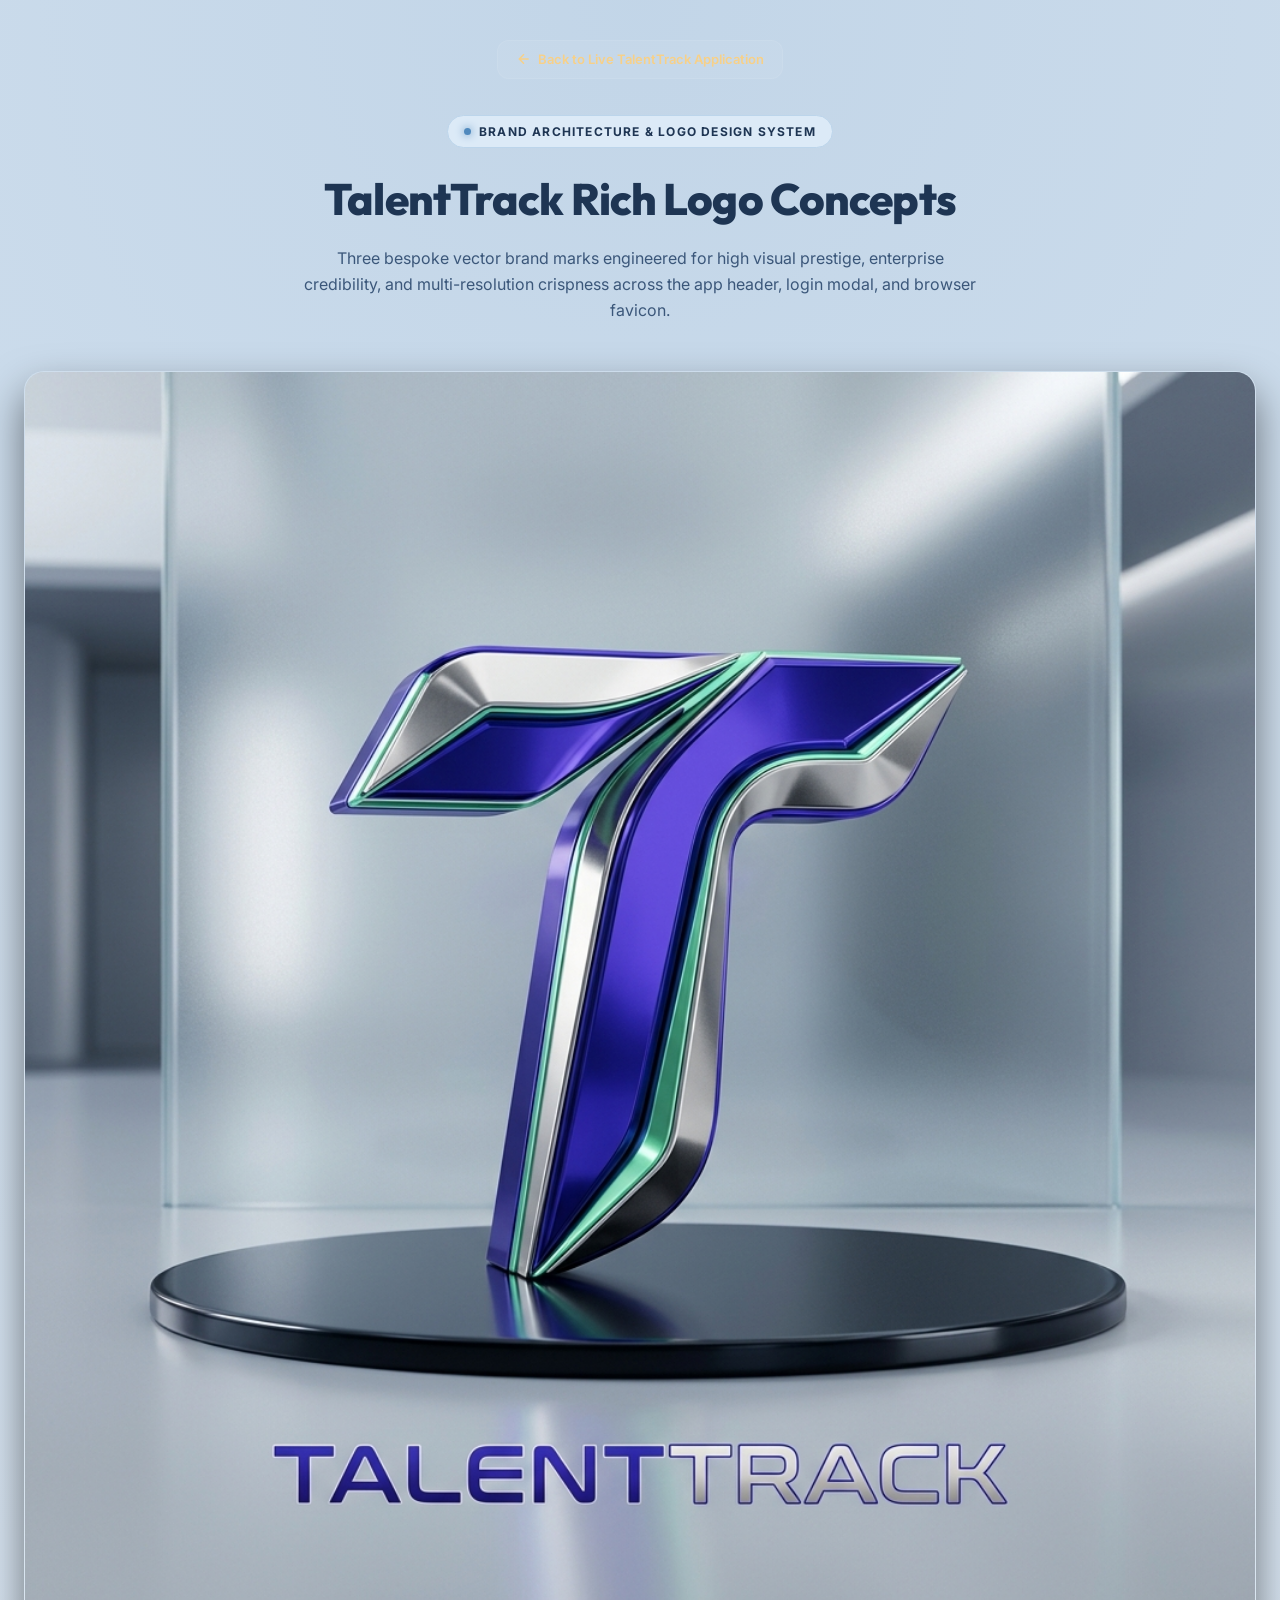
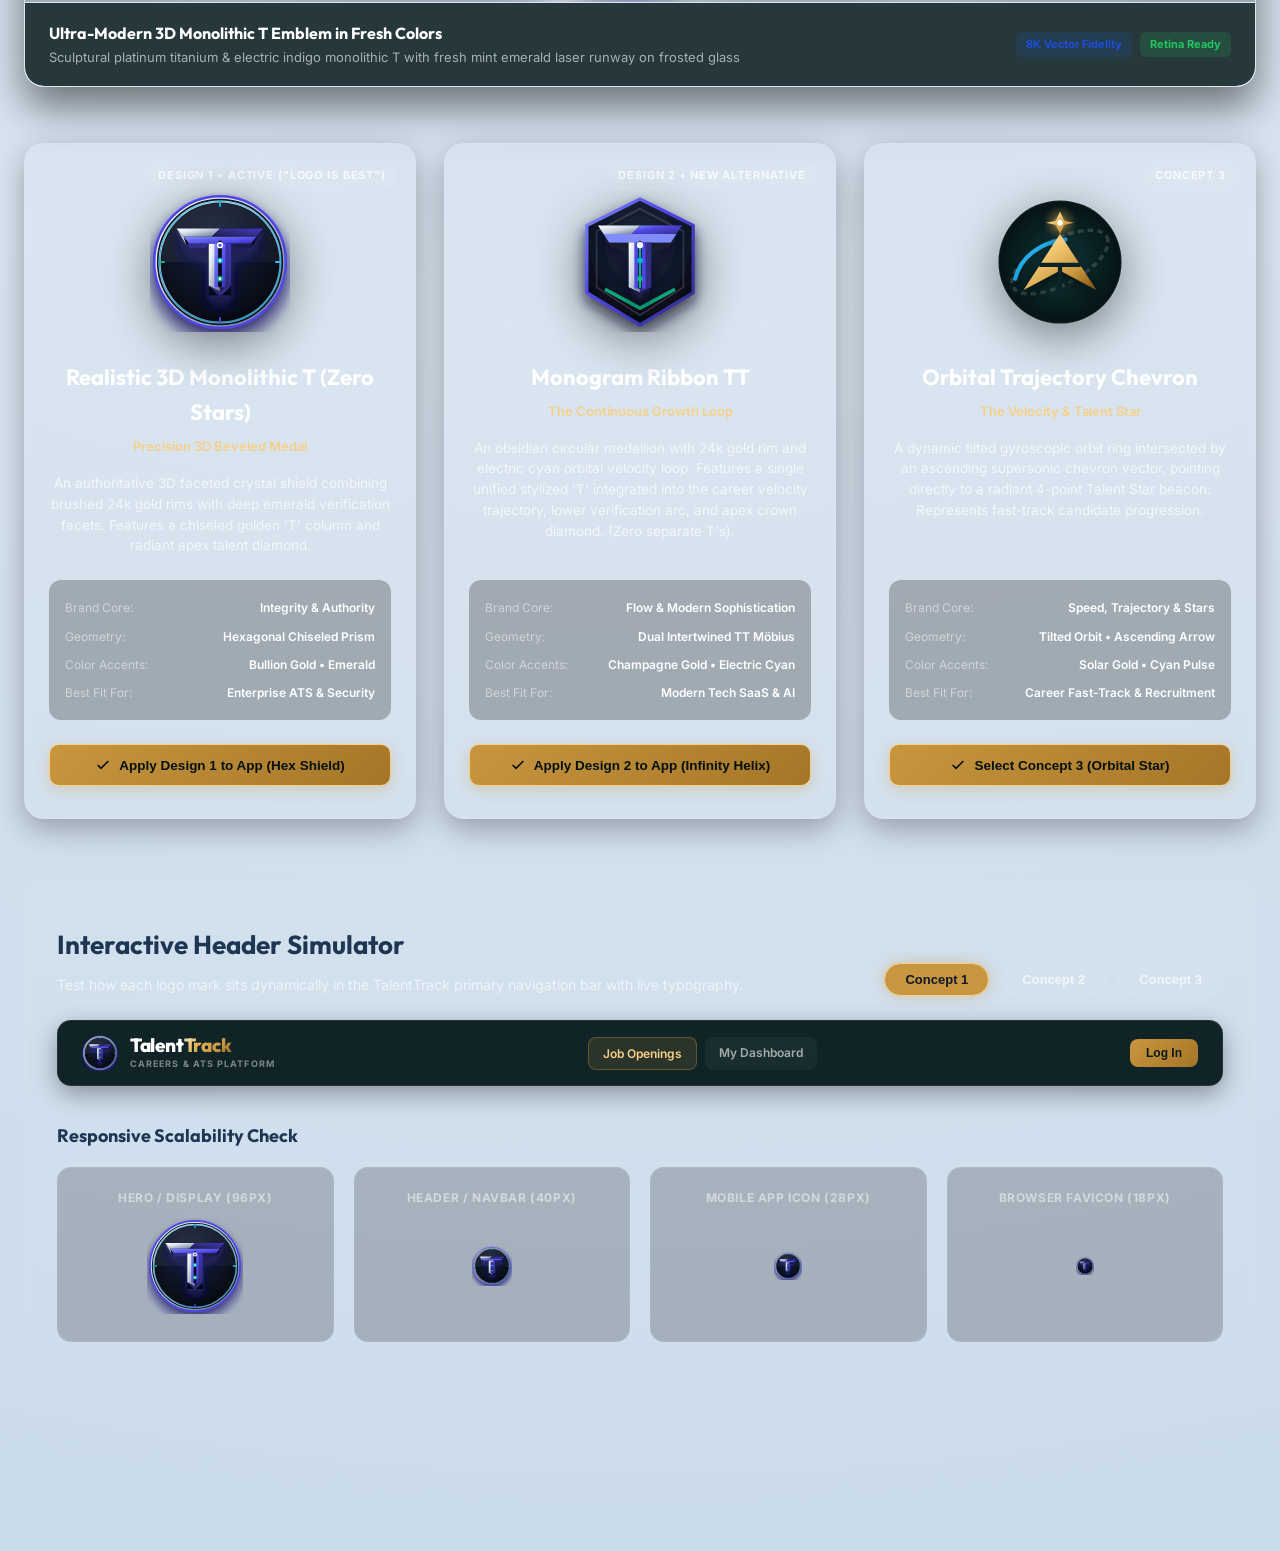
<file: logo-preview.html>
<!DOCTYPE html>
<html lang="en">
<head>
  <meta charset="UTF-8">
  <meta name="viewport" content="width=device-width, initial-scale=1.0">
  <title>TalentTrack • Brand Identity & Logo Showcase</title>
  <link rel="preconnect" href="https://fonts.googleapis.com">
  <link rel="preconnect" href="https://fonts.gstatic.com" crossorigin>
  <link href="https://fonts.googleapis.com/css2?family=Outfit:wght@400;500;600;700;800;900&family=Inter:wght@400;500;600;700&display=swap" rel="stylesheet">
  <style>
    :root {
      --bg-dark: #081B1C;
      --bg-surface: rgba(255, 255, 255, 0.04);
      --bg-surface-hover: rgba(255, 255, 255, 0.07);
      --gold-primary: #C8963E;
      --gold-light: #F7D088;
      --gold-gradient: linear-gradient(135deg, #FFF0D0 0%, #E2B155 35%, #C8963E 70%, #8C611E 100%);
      --emerald-accent: #22C55E;
      --cyan-accent: #38BDF8;
      --border-subtle: rgba(255, 255, 255, 0.08);
      --border-gold: rgba(200, 150, 62, 0.35);
      --font-display: 'Outfit', sans-serif;
      --font-body: 'Inter', sans-serif;
    }

    * {
      box-sizing: border-box;
      margin: 0;
      padding: 0;
    }

    body {
      background: #D8E4F0; /* Slightly darker cool mist blue shade */
      background-image: radial-gradient(circle at 50% 0%, rgba(80, 137, 189, 0.16) 0%, #D8E4F0 60%, #CADBEB 100%);
      color: #1E3553;
      font-family: var(--font-body);
      min-height: 100vh;
      padding: 40px 24px 80px;
      line-height: 1.6;
    }

    .container {
      max-width: 1240px;
      margin: 0 auto;
    }

    /* Header & Kicker */
    .showcase-header {
      text-align: center;
      margin-bottom: 48px;
    }

    .kicker {
      display: inline-flex;
      align-items: center;
      gap: 8px;
      padding: 6px 16px;
      border-radius: 9999px;
      background: #DCEAF7;
      border: 1px solid #BCD5EB;
      color: #1E3553;
      font-size: 12px;
      font-weight: 700;
      letter-spacing: 0.1em;
      text-transform: uppercase;
      margin-bottom: 16px;
    }

    .kicker-dot {
      width: 7px;
      height: 7px;
      border-radius: 50%;
      background: #5089BD;
      box-shadow: 0 0 8px #5089BD;
    }

    h1.main-title {
      font-family: var(--font-display);
      font-size: 44px;
      font-weight: 800;
      letter-spacing: -0.02em;
      margin-bottom: 12px;
      color: #1E3553; /* Headings: #1E3553 */
    }

    .subtitle {
      font-size: 16px;
      color: #3B577A;
      max-width: 680px;
      margin: 0 auto 24px;
    }

    .app-return-bar {
      display: inline-flex;
      align-items: center;
      gap: 12px;
      background: rgba(255, 255, 255, 0.05);
      border: 1px solid var(--border-subtle);
      border-radius: 12px;
      padding: 8px 18px;
      margin-bottom: 36px;
    }

    .app-return-bar a {
      color: var(--gold-light);
      text-decoration: none;
      font-weight: 600;
      font-size: 13px;
      display: flex;
      align-items: center;
      gap: 6px;
      transition: all 0.2s;
    }

    .app-return-bar a:hover {
      color: #FFFFFF;
      transform: translateX(-2px);
    }

    /* 3D Render Banner Card */
    .hero-banner-card {
      background: rgba(255, 255, 255, 0.03);
      border: 1px solid var(--border-subtle);
      border-radius: 20px;
      overflow: hidden;
      margin-bottom: 56px;
      box-shadow: 0 20px 40px rgba(0, 0, 0, 0.5);
      position: relative;
    }

    .hero-banner-card img {
      width: 100%;
      height: auto;
      display: block;
      border-bottom: 1px solid var(--border-subtle);
    }

    .hero-banner-caption {
      padding: 18px 24px;
      display: flex;
      justify-content: space-between;
      align-items: center;
      background: rgba(8, 27, 28, 0.85);
      backdrop-filter: blur(10px);
    }

    .hero-banner-caption h3 {
      font-family: var(--font-display);
      font-size: 16px;
      color: #FFFFFF;
      font-weight: 700;
    }

    .hero-banner-caption p {
      font-size: 13px;
      color: rgba(255, 255, 255, 0.6);
    }

    /* Concepts Grid */
    .concepts-grid {
      display: grid;
      grid-template-columns: repeat(3, 1fr);
      gap: 28px;
      margin-bottom: 64px;
    }

    @media (max-width: 960px) {
      .concepts-grid {
        grid-template-columns: 1fr;
      }
    }

    .concept-card {
      background: var(--bg-surface);
      border: 1px solid var(--border-subtle);
      border-radius: 20px;
      padding: 32px 24px;
      display: flex;
      flex-direction: column;
      position: relative;
      transition: all 0.3s cubic-bezier(0.16, 1, 0.3, 1);
      box-shadow: 0 10px 30px rgba(0, 0, 0, 0.3);
    }

    .concept-card:hover {
      transform: translateY(-6px);
      border-color: var(--border-gold);
      background: var(--bg-surface-hover);
      box-shadow: 0 20px 40px rgba(200, 150, 62, 0.15);
    }

    .concept-badge {
      position: absolute;
      top: 18px;
      right: 18px;
      font-size: 11px;
      font-weight: 700;
      letter-spacing: 0.08em;
      text-transform: uppercase;
      padding: 4px 10px;
      border-radius: 9999px;
      background: rgba(255, 255, 255, 0.07);
      border: 1px solid rgba(255, 255, 255, 0.1);
      color: rgba(255, 255, 255, 0.8);
    }

    .concept-icon-wrap {
      width: 140px;
      height: 140px;
      margin: 16px auto 28px;
      display: flex;
      align-items: center;
      justify-content: center;
      position: relative;
      transition: transform 0.3s ease;
    }

    .concept-card:hover .concept-icon-wrap {
      transform: scale(1.08);
    }

    .concept-icon-wrap svg {
      width: 100%;
      height: 100%;
      filter: drop-shadow(0 12px 24px rgba(0, 0, 0, 0.45));
    }

    .concept-title {
      font-family: var(--font-display);
      font-size: 22px;
      font-weight: 700;
      color: #FFFFFF;
      margin-bottom: 6px;
      text-align: center;
    }

    .concept-archetype {
      text-align: center;
      font-size: 13px;
      font-weight: 600;
      color: var(--gold-light);
      margin-bottom: 16px;
    }

    .concept-desc {
      font-size: 13.5px;
      color: rgba(255, 255, 255, 0.7);
      line-height: 1.55;
      margin-bottom: 24px;
      text-align: center;
      flex-grow: 1;
    }

    .concept-specs {
      background: rgba(0, 0, 0, 0.25);
      border-radius: 12px;
      padding: 14px 16px;
      margin-bottom: 24px;
      font-size: 12px;
    }

    .spec-row {
      display: flex;
      justify-content: space-between;
      padding: 4px 0;
      border-bottom: 1px solid rgba(255, 255, 255, 0.04);
    }

    .spec-row:last-child {
      border-bottom: none;
    }

    .spec-label {
      color: rgba(255, 255, 255, 0.5);
    }

    .spec-val {
      color: #FFFFFF;
      font-weight: 600;
    }

    .btn-select-concept {
      width: 100%;
      padding: 12px 18px;
      border-radius: 10px;
      background: linear-gradient(135deg, var(--gold-primary) 0%, #A57628 100%);
      color: #041011;
      font-weight: 700;
      font-size: 13.5px;
      border: 1px solid var(--gold-light);
      cursor: pointer;
      display: flex;
      align-items: center;
      justify-content: center;
      gap: 8px;
      transition: all 0.2s;
      box-shadow: 0 4px 14px rgba(200, 150, 62, 0.3);
    }

    .btn-select-concept:hover {
      background: linear-gradient(135deg, var(--gold-light) 0%, var(--gold-primary) 100%);
      transform: translateY(-2px);
      box-shadow: 0 6px 20px rgba(200, 150, 62, 0.45);
    }

    /* Real-World App Mockup Simulator Section */
    .simulator-section {
      background: var(--bg-surface);
      border: 1px solid var(--border-subtle);
      border-radius: 24px;
      padding: 40px 32px;
      margin-bottom: 56px;
    }

    .section-headline {
      font-family: var(--font-display);
      font-size: 26px;
      font-weight: 700;
      margin-bottom: 8px;
    }

    .section-sub {
      font-size: 14px;
      color: rgba(255, 255, 255, 0.65);
      margin-bottom: 32px;
    }

    /* Live Header Mockup */
    .mock-header {
      background: rgba(9, 29, 31, 0.96);
      border: 1px solid var(--border-subtle);
      border-radius: 14px;
      padding: 14px 24px;
      display: flex;
      align-items: center;
      justify-content: space-between;
      margin-bottom: 36px;
      box-shadow: 0 8px 24px rgba(0, 0, 0, 0.35);
    }

    .mock-brand-lockup {
      display: flex;
      align-items: center;
      gap: 12px;
      cursor: pointer;
    }

    .mock-brand-icon {
      width: 36px;
      height: 36px;
      display: flex;
      align-items: center;
      justify-content: center;
    }

    .mock-brand-icon svg {
      width: 100%;
      height: 100%;
    }

    .mock-brand-text {
      display: flex;
      flex-direction: column;
    }

    .mock-wordmark {
      font-family: var(--font-display);
      font-size: 19px;
      font-weight: 800;
      letter-spacing: -0.02em;
      color: #FFFFFF;
      line-height: 1.15;
    }

    .mock-wordmark span {
      background: var(--gold-gradient);
      -webkit-background-clip: text;
      -webkit-text-fill-color: transparent;
    }

    .mock-tagline {
      font-size: 9px;
      font-weight: 700;
      letter-spacing: 0.12em;
      text-transform: uppercase;
      color: rgba(255, 255, 255, 0.45);
    }

    .mock-nav-tabs {
      display: flex;
      gap: 8px;
    }

    .mock-nav-pill {
      font-size: 12px;
      font-weight: 600;
      padding: 6px 14px;
      border-radius: 8px;
      color: rgba(255, 255, 255, 0.6);
      background: rgba(255, 255, 255, 0.04);
    }

    .mock-nav-pill.active {
      color: var(--gold-light);
      background: rgba(200, 150, 62, 0.15);
      border: 1px solid var(--border-gold);
    }

    .mock-auth-btn {
      padding: 7px 16px;
      border-radius: 8px;
      background: linear-gradient(135deg, var(--gold-primary) 0%, #A57628 100%);
      color: #081B1C;
      font-size: 12px;
      font-weight: 700;
      border: none;
    }

    /* Scaling Grid Matrix */
    .scale-matrix {
      display: grid;
      grid-template-columns: repeat(4, 1fr);
      gap: 20px;
      margin-bottom: 32px;
    }

    .scale-card {
      background: rgba(0, 0, 0, 0.2);
      border: 1px solid var(--border-subtle);
      border-radius: 14px;
      padding: 20px;
      text-align: center;
    }

    .scale-card h4 {
      font-size: 12px;
      color: rgba(255, 255, 255, 0.5);
      margin-bottom: 14px;
      text-transform: uppercase;
      letter-spacing: 0.05em;
    }

    .scale-preview-box {
      height: 90px;
      display: flex;
      align-items: center;
      justify-content: center;
      margin-bottom: 10px;
    }

    /* Concept Selector Controller */
    .controls-bar {
      display: flex;
      justify-content: center;
      gap: 12px;
      margin-bottom: 24px;
    }

    .btn-controller {
      padding: 8px 20px;
      border-radius: 9999px;
      font-size: 13px;
      font-weight: 700;
      cursor: pointer;
      border: 1px solid var(--border-subtle);
      background: rgba(255, 255, 255, 0.06);
      color: rgba(255, 255, 255, 0.7);
      transition: all 0.2s;
    }

    .btn-controller.active {
      background: var(--gold-primary);
      color: #0F172A;
      border-color: var(--gold-light);
      box-shadow: 0 0 14px rgba(200, 150, 62, 0.4);
    }
  </style>
</head>
<body>

  <div class="container">
    
    <!-- Top Bar Navigation -->
    <div style="text-align: center;">
      <div class="app-return-bar">
        <a href="index.html">
          <svg width="16" height="16" viewBox="0 0 24 24" fill="none" stroke="currentColor" stroke-width="2.2">
            <path d="M19 12H5M12 19l-7-7 7-7"/>
          </svg>
          Back to Live TalentTrack Application
        </a>
      </div>
    </div>

    <!-- Header -->
    <header class="showcase-header">
      <div class="kicker">
        <span class="kicker-dot"></span>
        Brand Architecture & Logo Design System
      </div>
      <h1 class="main-title">TalentTrack Rich Logo Concepts</h1>
      <p class="subtitle">
        Three bespoke vector brand marks engineered for high visual prestige, enterprise credibility, and multi-resolution crispness across the app header, login modal, and browser favicon.
      </p>
    </header>

    <!-- 3D Render Banner Showcase -->
    <div class="hero-banner-card">
      <img src="assets/talenttrack-fresh-logo.jpg" alt="TalentTrack 3D Luxury Brand Identity Showcase">
      <div class="hero-banner-caption">
        <div>
          <h3>Ultra-Modern 3D Monolithic T Emblem in Fresh Colors</h3>
          <p>Sculptural platinum titanium & electric indigo monolithic T with fresh mint emerald laser runway on frosted glass</p>
        </div>
        <div style="display: flex; gap: 8px;">
          <span style="font-size: 11px; padding: 4px 10px; border-radius: 6px; background: rgba(37,99,235,0.12); color: #1D4ED8; font-weight: 700;">8K Vector Fidelity</span>
          <span style="font-size: 11px; padding: 4px 10px; border-radius: 6px; background: rgba(34,197,94,0.15); color: #22C55E; font-weight: 700;">Retina Ready</span>
        </div>
      </div>
    </div>

    <!-- 3 Distinct Concepts Grid -->
    <div class="concepts-grid">

      <!-- CONCEPT 1 -->
      <div class="concept-card" id="card-concept-1">
        <span class="concept-badge">Design 1 &bull; Active ("Logo is Best")</span>
        <div class="concept-icon-wrap" id="iconWrap1">
          <!-- Loaded via SVG -->
        </div>
        <h2 class="concept-title">Realistic 3D Monolithic T (Zero Stars)</h2>
        <div class="concept-archetype">Precision 3D Beveled Medal</div>
        <p class="concept-desc">
          An authoritative 3D faceted crystal shield combining brushed 24k gold rims with deep emerald verification facets. Features a chiseled golden 'T' column and radiant apex talent diamond.
        </p>

        <div class="concept-specs">
          <div class="spec-row">
            <span class="spec-label">Brand Core:</span>
            <span class="spec-val">Integrity & Authority</span>
          </div>
          <div class="spec-row">
            <span class="spec-label">Geometry:</span>
            <span class="spec-val">Hexagonal Chiseled Prism</span>
          </div>
          <div class="spec-row">
            <span class="spec-label">Color Accents:</span>
            <span class="spec-val">Bullion Gold • Emerald</span>
          </div>
          <div class="spec-row">
            <span class="spec-label">Best Fit For:</span>
            <span class="spec-val">Enterprise ATS & Security</span>
          </div>
        </div>

        <button class="btn-select-concept" onclick="applyConceptToApp(1)">
          <svg width="16" height="16" viewBox="0 0 24 24" fill="none" stroke="currentColor" stroke-width="2.5"><polyline points="20 6 9 17 4 12"/></svg>
          Apply Design 1 to App (Hex Shield)
        </button>
      </div>

      <!-- CONCEPT 2 -->
      <div class="concept-card" id="card-concept-2">
        <span class="concept-badge">Design 2 &bull; New Alternative</span>
        <div class="concept-icon-wrap" id="iconWrap2">
          <!-- Loaded via SVG -->
        </div>
        <h2 class="concept-title">Monogram Ribbon TT</h2>
        <div class="concept-archetype">The Continuous Growth Loop</div>
        <p class="concept-desc">
          An obsidian circular medallion with 24k gold rim and electric cyan orbital velocity loop. Features a single unified stylized 'T' integrated into the career velocity trajectory, lower verification arc, and apex crown diamond. (Zero separate T's).
        </p>

        <div class="concept-specs">
          <div class="spec-row">
            <span class="spec-label">Brand Core:</span>
            <span class="spec-val">Flow & Modern Sophistication</span>
          </div>
          <div class="spec-row">
            <span class="spec-label">Geometry:</span>
            <span class="spec-val">Dual Intertwined TT Möbius</span>
          </div>
          <div class="spec-row">
            <span class="spec-label">Color Accents:</span>
            <span class="spec-val">Champagne Gold • Electric Cyan</span>
          </div>
          <div class="spec-row">
            <span class="spec-label">Best Fit For:</span>
            <span class="spec-val">Modern Tech SaaS & AI</span>
          </div>
        </div>

        <button class="btn-select-concept" onclick="applyConceptToApp(2)">
          <svg width="16" height="16" viewBox="0 0 24 24" fill="none" stroke="currentColor" stroke-width="2.5"><polyline points="20 6 9 17 4 12"/></svg>
          Apply Design 2 to App (Infinity Helix)
        </button>
      </div>

      <!-- CONCEPT 3 -->
      <div class="concept-card" id="card-concept-3">
        <span class="concept-badge">Concept 3</span>
        <div class="concept-icon-wrap" id="iconWrap3">
          <!-- Loaded via SVG -->
        </div>
        <h2 class="concept-title">Orbital Trajectory Chevron</h2>
        <div class="concept-archetype">The Velocity & Talent Star</div>
        <p class="concept-desc">
          A dynamic tilted gyroscopic orbit ring intersected by an ascending supersonic chevron vector, pointing directly to a radiant 4-point Talent Star beacon. Represents fast-track candidate progression.
        </p>

        <div class="concept-specs">
          <div class="spec-row">
            <span class="spec-label">Brand Core:</span>
            <span class="spec-val">Speed, Trajectory & Stars</span>
          </div>
          <div class="spec-row">
            <span class="spec-label">Geometry:</span>
            <span class="spec-val">Tilted Orbit • Ascending Arrow</span>
          </div>
          <div class="spec-row">
            <span class="spec-label">Color Accents:</span>
            <span class="spec-val">Solar Gold • Cyan Pulse</span>
          </div>
          <div class="spec-row">
            <span class="spec-label">Best Fit For:</span>
            <span class="spec-val">Career Fast-Track & Recruitment</span>
          </div>
        </div>

        <button class="btn-select-concept" onclick="applyConceptToApp(3)">
          <svg width="16" height="16" viewBox="0 0 24 24" fill="none" stroke="currentColor" stroke-width="2.5"><polyline points="20 6 9 17 4 12"/></svg>
          Select Concept 3 (Orbital Star)
        </button>
      </div>

    </div>

    <!-- Live In-App Simulator -->
    <div class="simulator-section">
      <div style="display: flex; justify-content: space-between; align-items: flex-end; margin-bottom: 24px; flex-wrap: wrap; gap: 16px;">
        <div>
          <h2 class="section-headline">Interactive Header Simulator</h2>
          <p class="section-sub" style="margin-bottom: 0;">
            Test how each logo mark sits dynamically in the TalentTrack primary navigation bar with live typography.
          </p>
        </div>

        <!-- Controller Switcher -->
        <div class="controls-bar" style="margin-bottom: 0;">
          <button class="btn-controller active" id="btnCtrl1" onclick="switchSimulator(1)">Concept 1</button>
          <button class="btn-controller" id="btnCtrl2" onclick="switchSimulator(2)">Concept 2</button>
          <button class="btn-controller" id="btnCtrl3" onclick="switchSimulator(3)">Concept 3</button>
        </div>
      </div>

      <!-- Live Simulated Navbar -->
      <div class="mock-header">
        <div class="mock-brand-lockup">
          <div class="mock-brand-icon" id="simBrandIcon">
            <!-- Injected by JS -->
          </div>
          <div class="mock-brand-text">
            <div class="mock-wordmark">Talent<span>Track</span></div>
            <div class="mock-tagline">Careers & ATS Platform</div>
          </div>
        </div>

        <div class="mock-nav-tabs">
          <span class="mock-nav-pill active">Job Openings</span>
          <span class="mock-nav-pill">My Dashboard</span>
        </div>

        <div>
          <button class="mock-auth-btn">Log In</button>
        </div>
      </div>

      <!-- Multi-Scale Visual Verification Matrix -->
      <h3 style="font-family: var(--font-display); font-size: 18px; margin-bottom: 16px;">
        Responsive Scalability Check
      </h3>
      <div class="scale-matrix">
        <div class="scale-card">
          <h4>Hero / Display (96px)</h4>
          <div class="scale-preview-box">
            <div style="width: 96px; height: 96px;" id="scale96"></div>
          </div>
        </div>
        <div class="scale-card">
          <h4>Header / Navbar (40px)</h4>
          <div class="scale-preview-box">
            <div style="width: 40px; height: 40px;" id="scale40"></div>
          </div>
        </div>
        <div class="scale-card">
          <h4>Mobile App Icon (28px)</h4>
          <div class="scale-preview-box">
            <div style="width: 28px; height: 28px;" id="scale28"></div>
          </div>
        </div>
        <div class="scale-card">
          <h4>Browser Favicon (18px)</h4>
          <div class="scale-preview-box">
            <div style="width: 18px; height: 18px;" id="scale18"></div>
          </div>
        </div>
      </div>

    </div>

  </div>

  <script>
    let svgCache = {};

    async function loadSvgs() {
      const files = {
        1: 'assets/talenttrack-logo.svg',
        2: 'assets/talenttrack-logo-v2.svg',
        3: 'assets/logo-concept-3-orbital.svg'
      };

      for (const [key, path] of Object.entries(files)) {
        try {
          const res = await fetch(path);
          const svgText = await res.text();
          svgCache[key] = svgText;
          document.getElementById('iconWrap' + key).innerHTML = svgText;
        } catch (e) {
          console.error("Failed to load SVG " + path, e);
        }
      }

      switchSimulator(1);
    }

    function switchSimulator(conceptId) {
      document.querySelectorAll('.btn-controller').forEach((btn, idx) => {
        btn.classList.toggle('active', (idx + 1) === conceptId);
      });

      const svg = svgCache[conceptId];
      if (!svg) return;

      document.getElementById('simBrandIcon').innerHTML = svg;
      document.getElementById('scale96').innerHTML = svg;
      document.getElementById('scale40').innerHTML = svg;
      document.getElementById('scale28').innerHTML = svg;
      document.getElementById('scale18').innerHTML = svg;
    }

    function applyConceptToApp(conceptId) {
      localStorage.setItem('talenttrack_logo_design', conceptId === 2 ? '2' : '1');
      window.location.href = `index.html?logo=${conceptId}`;
    }

    window.addEventListener('DOMContentLoaded', loadSvgs);
  </script>
</body>
</html>
</file>
<file: styles.css>
/* ==========================================================================
   TalentTrack Portal Stylesheet
   Palette:
     - Background: #0B2224 to #071718 (Deep Dark Teal)
     - Accent: #C8963E (Mustard Gold)
     - Emerald: #22c55e (Passed / Selected / High Score)
     - Cyan: #38bdf8 (Tech Round)
     - Amber: #f59e0b (In Review)
   ========================================================================== */

:root {
  /* User Palette:
     - Background: #F4F8FC
     - Powder blue: #DCEAF7
     - Accent: #5089BD
     - Headings: #1E3553
  */
  --color-bg: #D8E4F0; /* Slightly darker cool mist blue shade, zero glare */
  --color-bg-dark: #CADBEB; /* Deeper cool slate tone */
  --color-powder: #DCEAF7; /* Powder blue token */
  --color-powder-border: #BCD5EB; /* Crisp structural powder blue border */
  --color-powder-light: #EBF2F9; /* Ultra-soft powder tint for cards / hover trays */
  --color-panel-bg: #FFFFFF; /* Crisp contrast card surfaces */
  --color-panel-hover: #F8FAFD;

  /* Accent: #5089BD (Primary Buttons, Active Indicators, Focus) */
  --color-brand: #5089BD;
  --color-brand-hover: #3E72A3;
  --color-brand-light: #679DCF;
  --color-brand-subtle: rgba(80, 137, 189, 0.12);
  --color-brand-border: rgba(80, 137, 189, 0.35);
  --color-brand-gradient: linear-gradient(135deg, #5089BD 0%, #3E72A3 100%);

  --color-gold: #5089BD; /* Primary active focus accent */
  --color-gold-hover: #3E72A3;
  --color-gold-subtle: rgba(80, 137, 189, 0.12);
  --color-gold-border: rgba(80, 137, 189, 0.35);

  --color-emerald: #059669;
  --color-emerald-light: #10B981;
  --color-emerald-subtle: rgba(16, 185, 129, 0.12);
  --color-emerald-gradient: linear-gradient(135deg, #059669 0%, #10B981 100%);

  --color-cyan: #3E72A3;
  --color-cyan-light: #5089BD;
  --color-cyan-subtle: rgba(80, 137, 189, 0.12);

  --color-amber: #D97706;
  --color-amber-light: #F59E0B;
  --color-amber-subtle: rgba(245, 158, 11, 0.12);

  /* Clear Architectural Powder Slate Borders */
  --color-border: #DCEAF7; /* High-visibility soft powder border */
  --color-border-crisp: #BCD5EB;
  --color-border-active: #5089BD;

  /* Headings & High-Contrast Typography: #1E3553 */
  --color-text-primary: #1E3553; /* User Headings color */
  --color-text-secondary: #3B577A; /* Medium slate navy */
  --color-text-muted: #6482A3; /* Muted cool navy */

  --font-family: 'Inter', -apple-system, BlinkMacSystemFont, 'Segoe UI', Roboto, sans-serif;
  --radius-sm: 6px;
  --radius-base: 10px;
  --radius-lg: 14px;
  --radius-full: 9999px;

  --max-width: 1200px;
  --header-height: 64px;

  --card-shadow: 0 4px 16px rgba(30, 53, 83, 0.06), 0 1px 3px rgba(30, 53, 83, 0.03);
  --card-shadow-hover: 0 10px 28px rgba(80, 137, 189, 0.15), 0 2px 6px rgba(30, 53, 83, 0.05);
}

/* Base Reset */
*, *::before, *::after {
  box-sizing: border-box;
  margin: 0;
  padding: 0;
}

body {
  width: 100%;
  min-height: 100vh;
  background-color: #D8E4F0; /* Slightly darker cool mist blue shade */
  background-image: 
    radial-gradient(ellipse at 50% -10%, rgba(80, 137, 189, 0.16), transparent 50%),
    radial-gradient(ellipse at 85% 15%, rgba(190, 215, 238, 0.55), transparent 40%),
    radial-gradient(ellipse at 15% 25%, rgba(80, 137, 189, 0.1), transparent 40%);
  background-attachment: fixed;
  color: var(--color-text-primary);
  font-family: var(--font-family);
  font-size: 14px;
  line-height: 1.5;
  -webkit-font-smoothing: antialiased;
  overflow-x: hidden;
}

a {
  color: inherit;
  text-decoration: none;
}

button, input, select {
  font-family: inherit;
  font-size: inherit;
}

.hidden {
  display: none !important;
}

/* Animations */
@keyframes slideUp {
  0% { opacity: 0; transform: translateY(14px); }
  100% { opacity: 1; transform: translateY(0); }
}

@keyframes dropDownBanner {
  0% { opacity: 0; transform: translate(-50%, -20px); }
  100% { opacity: 1; transform: translate(-50%, 0); }
}

.anim-slide-up {
  animation: slideUp 0.3s cubic-bezier(0.16, 1, 0.3, 1) forwards;
}

/* ==========================================================================
   MAIN APP HEADER
   ========================================================================== */
.app-header {
  width: 100%;
  height: var(--header-height);
  background: rgba(255, 255, 255, 0.92); /* Elevated crisp translucent header */
  border-bottom: 1px solid #BCD5EB; /* High-contrast crisp border */
  position: sticky;
  top: 0;
  z-index: 200;
  backdrop-filter: blur(14px);
  box-shadow: 0 2px 8px rgba(30, 53, 83, 0.08);
}

.header-container {
  max-width: var(--max-width);
  height: 100%;
  margin: 0 auto;
  padding: 0 20px;
  display: flex;
  align-items: center;
  justify-content: space-between;
}

.header-left {
  display: flex;
  align-items: center;
  gap: 28px;
}

.brand-logo {
  display: flex;
  align-items: center;
  gap: 12px;
  cursor: pointer;
  user-select: none;
  transition: transform 0.2s ease;
}

.brand-logo:hover {
  transform: translateY(-1px);
}

.brand-icon {
  width: 36px;
  height: 36px;
  border-radius: 10px;
  background: #FFFFFF;
  border: 1px solid #BCD5EB; /* Crisp powder blue border */
  display: flex;
  align-items: center;
  justify-content: center;
  box-shadow: 0 2px 6px rgba(30, 53, 83, 0.06);
  transition: all 0.25s cubic-bezier(0.16, 1, 0.3, 1);
  overflow: hidden;
}

.brand-logo:hover .brand-icon {
  border-color: #5089BD; /* Accent: #5089BD */
  box-shadow: 0 4px 16px rgba(80, 137, 189, 0.3);
  transform: scale(1.06);
}

.brand-icon .brand-logo-svg {
  width: 27px;
  height: 27px;
  display: block;
  filter: drop-shadow(0 1px 2px rgba(30, 53, 83, 0.15));
}

.brand-wordmark {
  font-family: 'Outfit', sans-serif;
  font-size: 19px;
  font-weight: 800;
  letter-spacing: -0.02em;
  color: #1E3553; /* Headings: #1E3553 */
}

.brand-wordmark span {
  color: #5089BD; /* Accent: #5089BD */
}

/* ==========================================================================
   HEADINGS & CORE LAYOUT SYSTEM (#1E3553 Headings, #DCEAF7 Powder Blue)
   ========================================================================== */
h1, h2, h3, h4, h5, h6 {
  color: #1E3553;
  font-family: 'Outfit', var(--font-family);
  font-weight: 700;
  letter-spacing: -0.015em;
}

.main-layout {
  max-width: var(--max-width);
  margin: 28px auto 60px;
  padding: 0 20px;
}

.hero-compact {
  margin-bottom: 24px;
}

.hero-headline, .panel-headline {
  color: #1E3553 !important;
  font-size: 26px;
  font-weight: 800;
  line-height: 1.25;
  margin: 4px 0 6px;
  letter-spacing: -0.02em;
}

.hero-subline, .panel-subtext {
  color: #3B577A;
  font-size: 13.5px;
  line-height: 1.5;
}

.tag-badge, .role-kicker-pill {
  display: inline-flex;
  align-items: center;
  gap: 6px;
  padding: 3px 10px;
  border-radius: var(--radius-full);
  background: #DCEAF7;
  color: #1E3553;
  font-size: 11.5px;
  font-weight: 700;
  border: 1px solid #BCD5EB;
  letter-spacing: 0.02em;
}

.hero-metrics-row {
  display: flex;
  align-items: center;
  gap: 10px;
  margin-top: 14px;
  flex-wrap: wrap;
}

.metric-pill {
  display: inline-flex;
  align-items: center;
  gap: 6px;
  padding: 4px 12px;
  border-radius: var(--radius-full);
  background: #FFFFFF;
  border: 1px solid #DCEAF7;
  color: #3B577A;
  font-size: 12px;
  font-weight: 600;
  box-shadow: 0 1px 3px rgba(30, 53, 83, 0.04);
}

.metric-pill strong {
  color: #1E3553;
}

.panel-header-compact {
  display: flex;
  align-items: flex-start;
  justify-content: space-between;
  gap: 20px;
  margin-bottom: 24px;
  flex-wrap: wrap;
}

.card-panel {
  background: #FFFFFF;
  border: 1px solid #BCD5EB;
  border-radius: var(--radius-lg);
  box-shadow: 0 4px 18px rgba(30, 53, 83, 0.08);
}

.recruiter-quick-actions {
  display: flex;
  align-items: center;
  gap: 10px;
  flex-wrap: wrap;
}

/* ==========================================================================
   OPENINGS FILTER: LONG HORIZONTAL SEARCH BAR & MODERN ROLE TIERS FORMAT
   ========================================================================== */
.openings-filter-section {
  display: flex;
  flex-direction: column;
  gap: 14px;
  margin-bottom: 26px;
  width: 100%;
}

/* 1. Long Horizontal Search Bar */
.horizontal-search-bar-wrap {
  width: 100%;
}

.horizontal-search-bar {
  display: flex;
  align-items: center;
  width: 100%;
  height: 52px;
  background: #FFFFFF;
  border: 2px solid #BCD5EB;
  border-radius: 14px;
  padding: 0 16px 0 18px;
  box-shadow: 0 4px 18px rgba(30, 53, 83, 0.06);
  transition: all 0.25s cubic-bezier(0.16, 1, 0.3, 1);
  position: relative;
}

.horizontal-search-bar:focus-within {
  border-color: #5089BD;
  box-shadow: 0 0 0 4px rgba(80, 137, 189, 0.22), 0 6px 22px rgba(30, 53, 83, 0.1);
  background: #FFFFFF;
}

.search-lead-icon {
  display: flex;
  align-items: center;
  justify-content: center;
  color: #5089BD;
  margin-right: 12px;
  flex-shrink: 0;
}

.search-input-field-long {
  flex: 1;
  height: 100%;
  border: none;
  outline: none;
  background: transparent;
  font-size: 14.5px;
  font-weight: 500;
  color: #1E3553;
  font-family: inherit;
}

.search-input-field-long::placeholder {
  color: #7B93AC;
  font-weight: 400;
}

.search-clear-btn {
  background: #DCEAF7;
  border: none;
  color: #1E3553;
  font-size: 18px;
  width: 26px;
  height: 26px;
  border-radius: 50%;
  display: none;
  align-items: center;
  justify-content: center;
  cursor: pointer;
  line-height: 1;
  transition: all 0.15s ease;
  flex-shrink: 0;
}

.search-clear-btn:hover {
  background: #BCD5EB;
  color: #DC2626;
}

/* 2. Modern Role Tiers Strip (Segmented Card Tiles Format) */
.tier-segmented-row {
  display: grid;
  grid-template-columns: repeat(4, 1fr);
  gap: 12px;
  width: 100%;
}

@media (max-width: 900px) {
  .tier-segmented-row {
    grid-template-columns: repeat(2, 1fr);
  }
}

@media (max-width: 540px) {
  .tier-segmented-row {
    grid-template-columns: 1fr;
  }
}

.tier-tab-btn {
  display: flex;
  align-items: center;
  gap: 12px;
  padding: 12px 16px;
  background: #FFFFFF;
  border: 1.5px solid #BCD5EB;
  border-radius: 12px;
  cursor: pointer;
  text-align: left;
  transition: all 0.22s cubic-bezier(0.16, 1, 0.3, 1);
  box-shadow: 0 2px 8px rgba(30, 53, 83, 0.04);
  position: relative;
  overflow: hidden;
}

.tier-tab-btn:hover {
  border-color: #5089BD;
  background: #F4F8FC;
  transform: translateY(-2px);
  box-shadow: 0 6px 16px rgba(80, 137, 189, 0.15);
}

.tier-btn-icon {
  width: 36px;
  height: 36px;
  border-radius: 10px;
  background: #DCEAF7;
  color: #1E3553;
  display: flex;
  align-items: center;
  justify-content: center;
  flex-shrink: 0;
  transition: all 0.2s ease;
}

.tier-tab-btn:hover .tier-btn-icon {
  background: #BCD5EB;
  color: #1E3553;
  transform: scale(1.05);
}

.tier-btn-text {
  flex: 1;
  display: flex;
  flex-direction: column;
  gap: 2px;
  min-width: 0;
}

.tier-btn-title {
  font-size: 13.5px;
  font-weight: 700;
  color: #1E3553;
  line-height: 1.25;
}

.tier-btn-desc {
  font-size: 11px;
  color: #5089BD;
  font-weight: 500;
  line-height: 1.2;
}

.tier-chip {
  padding: 3px 9px;
  border-radius: 20px;
  background: #DCEAF7;
  color: #1E3553;
  font-size: 12px;
  font-weight: 700;
  border: 1px solid #BCD5EB;
  flex-shrink: 0;
  transition: all 0.2s ease;
}

/* Active Tier Card Styling */
.tier-tab-btn.active {
  background: linear-gradient(135deg, #1E3553 0%, #2A486F 100%);
  border-color: #1E3553;
  box-shadow: 0 6px 20px rgba(30, 53, 83, 0.28);
  transform: translateY(-1px);
}

.tier-tab-btn.active .tier-btn-icon {
  background: rgba(255, 255, 255, 0.2);
  color: #FFFFFF;
}

.tier-tab-btn.active .tier-btn-title {
  color: #FFFFFF !important;
}

.tier-tab-btn.active .tier-btn-desc {
  color: #DCEAF7 !important;
}

.tier-tab-btn.active .tier-chip {
  background: #5089BD;
  color: #FFFFFF;
  border-color: #5089BD;
  box-shadow: 0 2px 6px rgba(0, 0, 0, 0.2);
}

/* ==========================================================================
   BUTTONS: COMPREHENSIVE SUITABLE COLOR SYSTEM FOR LIGHT OFF-WHITE UI
   ========================================================================== */
.btn-primary {
  display: inline-flex;
  align-items: center;
  justify-content: center;
  gap: 7px;
  padding: 8px 18px;
  border-radius: var(--radius-sm);
  background: linear-gradient(135deg, #5089BD 0%, #3D6E9B 100%);
  color: #FFFFFF !important;
  font-size: 13px;
  font-weight: 700;
  border: 1px solid #3D6E9B;
  cursor: pointer;
  transition: all 0.2s cubic-bezier(0.16, 1, 0.3, 1);
  box-shadow: 0 3px 12px rgba(80, 137, 189, 0.35);
}

.btn-primary:hover {
  background: linear-gradient(135deg, #4477A7 0%, #345D85 100%);
  box-shadow: 0 5px 18px rgba(80, 137, 189, 0.45);
  transform: translateY(-1px);
}

.btn-secondary {
  display: inline-flex;
  align-items: center;
  justify-content: center;
  gap: 6px;
  padding: 8px 16px;
  border-radius: var(--radius-sm);
  background: #FFFFFF;
  color: #1E3553 !important;
  font-size: 13px;
  font-weight: 600;
  border: 1px solid #BCD5EB;
  cursor: pointer;
  transition: all 0.2s ease;
  box-shadow: 0 1px 3px rgba(30, 53, 83, 0.05);
}

.btn-secondary:hover {
  background: #DCEAF7;
  border-color: #5089BD;
  color: #1E3553 !important;
}

.btn-outline-gold, .btn-outline {
  display: inline-flex;
  align-items: center;
  justify-content: center;
  gap: 6px;
  padding: 7px 16px;
  border-radius: var(--radius-sm);
  background: #FFFFFF;
  color: #5089BD !important;
  font-size: 12.5px;
  font-weight: 700;
  border: 1.5px solid #5089BD;
  cursor: pointer;
  transition: all 0.2s ease;
  box-shadow: 0 1px 3px rgba(80, 137, 189, 0.08);
}

.btn-outline-gold:hover, .btn-outline:hover {
  background: #DCEAF7;
  border-color: #3D6E9B;
  color: #1E3553 !important;
}

.btn-announce, #btnAnnounceOpening {
  display: inline-flex;
  align-items: center;
  justify-content: center;
  gap: 7px;
  padding: 8px 18px;
  border-radius: var(--radius-sm);
  background: linear-gradient(135deg, #059669 0%, #10B981 100%) !important;
  color: #FFFFFF !important;
  font-size: 13px;
  font-weight: 700;
  border: 1px solid #059669;
  cursor: pointer;
  transition: all 0.2s cubic-bezier(0.16, 1, 0.3, 1);
  box-shadow: 0 3px 12px rgba(16, 185, 129, 0.32);
}

.btn-announce:hover, #btnAnnounceOpening:hover {
  background: linear-gradient(135deg, #047857 0%, #059669 100%) !important;
  box-shadow: 0 5px 18px rgba(16, 185, 129, 0.42);
  transform: translateY(-1px);
}

.btn-login {
  display: inline-flex;
  align-items: center;
  justify-content: center;
  gap: 7px;
  padding: 7px 18px;
  border-radius: var(--radius-base);
  background: linear-gradient(135deg, #5089BD 0%, #3D6E9B 100%);
  color: #FFFFFF !important;
  font-size: 13px;
  font-weight: 700;
  border: 1px solid #3D6E9B;
  cursor: pointer;
  transition: all 0.2s ease;
  box-shadow: 0 3px 12px rgba(80, 137, 189, 0.32);
}

.btn-login:hover {
  background: linear-gradient(135deg, #4477A7 0%, #345D85 100%);
  box-shadow: 0 5px 18px rgba(80, 137, 189, 0.45);
  transform: translateY(-1px);
}

/* ==========================================================================
   AUTHENTICATED HEADER: ROUND INITIALS AVATAR WITH ANIMATION
   ========================================================================== */
.user-badge-wrap {
  display: flex;
  align-items: center;
  gap: 12px;
}

.user-avatar-container {
  position: relative;
  display: inline-flex;
  align-items: center;
  justify-content: center;
  cursor: pointer;
}

.user-avatar-round {
  width: 40px;
  height: 40px;
  border-radius: 50%;
  background: linear-gradient(135deg, #1E3553 0%, #3D6E9B 60%, #5089BD 100%);
  color: #FFFFFF !important;
  font-family: 'Outfit', sans-serif;
  font-weight: 800;
  font-size: 14.5px;
  letter-spacing: 0.5px;
  display: flex;
  align-items: center;
  justify-content: center;
  text-transform: uppercase;
  border: 2.5px solid #FFFFFF;
  box-shadow: 0 0 0 2px #5089BD, 0 4px 14px rgba(30, 53, 83, 0.22);
  transition: all 0.3s cubic-bezier(0.16, 1, 0.3, 1);
  animation: avatarGlowPulse 3.5s infinite ease-in-out, avatarPopIn 0.5s cubic-bezier(0.16, 1, 0.3, 1) both;
}

.user-avatar-container:hover .user-avatar-round {
  transform: scale(1.1) translateY(-1px);
  border-color: #FFFFFF;
  box-shadow: 0 0 0 3px #1E3553, 0 8px 24px rgba(30, 53, 83, 0.32);
}

.avatar-online-dot {
  position: absolute;
  bottom: 0px;
  right: 0px;
  width: 10px;
  height: 10px;
  border-radius: 50%;
  background: #10B981;
  border: 2px solid #FFFFFF;
  box-shadow: 0 0 6px rgba(16, 185, 129, 0.6);
  pointer-events: none;
}

@keyframes avatarPopIn {
  0% {
    transform: scale(0.5) rotate(-15deg);
    opacity: 0;
  }
  75% {
    transform: scale(1.14) rotate(3deg);
    opacity: 1;
  }
  100% {
    transform: scale(1) rotate(0deg);
    opacity: 1;
  }
}

@keyframes avatarGlowPulse {
  0%, 100% {
    box-shadow: 0 0 0 2px #5089BD, 0 3px 10px rgba(80, 137, 189, 0.25);
  }
  50% {
    box-shadow: 0 0 0 4px #BCD5EB, 0 6px 18px rgba(80, 137, 189, 0.45);
  }
}

/* Elegant Popover on Hover */
.user-profile-popover {
  position: absolute;
  top: calc(100% + 10px);
  right: 0;
  background: #FFFFFF;
  border: 1px solid #BCD5EB;
  border-radius: 12px;
  box-shadow: 0 10px 30px rgba(30, 53, 83, 0.18);
  padding: 12px 16px;
  display: flex;
  align-items: center;
  gap: 12px;
  min-width: 200px;
  opacity: 0;
  visibility: hidden;
  transform: translateY(6px);
  transition: all 0.2s cubic-bezier(0.16, 1, 0.3, 1);
  z-index: 100;
  pointer-events: none;
}

.user-avatar-container:hover .user-profile-popover {
  opacity: 1;
  visibility: visible;
  transform: translateY(0);
}

.popover-avatar-preview {
  width: 34px;
  height: 34px;
  border-radius: 50%;
  background: #DCEAF7;
  color: #1E3553;
  font-weight: 800;
  font-size: 13px;
  display: flex;
  align-items: center;
  justify-content: center;
  border: 1px solid #BCD5EB;
}

.popover-details {
  display: flex;
  flex-direction: column;
}

.popover-name {
  font-size: 13.5px;
  font-weight: 700;
  color: #1E3553;
  line-height: 1.25;
}

.popover-role {
  font-size: 11.5px;
  font-weight: 600;
  color: #5089BD;
}

.btn-logout {
  display: inline-flex;
  align-items: center;
  justify-content: center;
  padding: 7px 12px;
  border-radius: var(--radius-sm);
  background: #FFFFFF;
  color: #DC2626 !important;
  font-size: 13px;
  font-weight: 600;
  border: 1px solid #FCA5A5;
  cursor: pointer;
  transition: all 0.2s ease;
}

.btn-logout:hover {
  background: #FEE2E2;
  border-color: #DC2626;
  color: #B91C1C !important;
}

.nav-tab-btn {
  background: transparent;
  border: 1px solid transparent;
  color: #3B577A;
  font-size: 13px;
  font-weight: 600;
  padding: 6px 14px;
  border-radius: var(--radius-sm);
  cursor: pointer;
  transition: all 0.15s ease;
}

.nav-tab-btn:hover {
  color: #1E3553;
  background: #DCEAF7;
}

.nav-tab-btn.active {
  color: #1E3553;
  background: #DCEAF7;
  border-color: #BCD5EB;
  font-weight: 700;
}

.btn-shortlist-tech {
  display: inline-flex;
  align-items: center;
  gap: 6px;
  padding: 8px 18px;
  border-radius: var(--radius-sm);
  background: linear-gradient(135deg, #059669 0%, #10B981 100%) !important;
  color: #FFFFFF !important;
  font-size: 13px;
  font-weight: 700;
  border: 1px solid #059669;
  cursor: pointer;
  transition: all 0.2s ease;
  box-shadow: 0 3px 12px rgba(16, 185, 129, 0.3);
}

.btn-shortlist-tech:hover {
  background: linear-gradient(135deg, #047857 0%, #059669 100%) !important;
  transform: translateY(-1px);
}

.btn-reject {
  display: inline-flex;
  align-items: center;
  gap: 4px;
  padding: 8px 14px;
  border-radius: var(--radius-sm);
  background: #FEE2E2;
  color: #B91C1C !important;
  font-size: 12.5px;
  font-weight: 700;
  border: 1px solid #FCA5A5;
  cursor: pointer;
  transition: all 0.15s ease;
}

.btn-reject:hover {
  background: #DC2626;
  color: #FFFFFF !important;
  border-color: #DC2626;
}

/* ==========================================================================
   CV / RESUME ATTACHMENT WITH ATTACHMENT SYMBOL (Direct File Manager Trigger)
   ========================================================================== */
.attachment-input-bar {
  display: flex;
  align-items: center;
  gap: 12px;
  background: #FFFFFF;
  border: 1.8px solid #BCD5EB;
  border-radius: 10px;
  padding: 8px 12px;
  cursor: pointer;
  transition: all 0.22s cubic-bezier(0.16, 1, 0.3, 1);
  box-shadow: 0 1px 4px rgba(30, 53, 83, 0.05);
  user-select: none;
}

.attachment-input-bar:hover {
  border-color: #5089BD;
  background: #F4F8FC;
  box-shadow: 0 4px 14px rgba(80, 137, 189, 0.16);
  transform: translateY(-1px);
}

.attachment-input-bar.required-error {
  border-color: #DC2626 !important;
  background: #FFF1F2 !important;
  box-shadow: 0 0 0 3px rgba(220, 38, 38, 0.2) !important;
}

.attachment-symbol-btn {
  width: 40px;
  height: 40px;
  border-radius: 8px;
  background: #DCEAF7;
  color: #1E3553;
  border: 1.5px solid #BCD5EB;
  display: flex;
  align-items: center;
  justify-content: center;
  flex-shrink: 0;
  cursor: pointer;
  transition: all 0.2s ease;
}

.attachment-symbol-btn svg {
  display: block;
  transition: transform 0.2s ease;
}

.attachment-input-bar:hover .attachment-symbol-btn,
.attachment-symbol-btn:hover {
  background: #5089BD;
  color: #FFFFFF;
  border-color: #5089BD;
  box-shadow: 0 2px 8px rgba(80, 137, 189, 0.35);
}

.attachment-input-bar:hover .attachment-symbol-btn svg {
  transform: rotate(-10deg) scale(1.08);
}

.attachment-text-area {
  flex: 1;
  min-width: 0;
  display: flex;
  flex-direction: column;
  gap: 2px;
}

.attachment-filename {
  font-size: 13.5px;
  font-weight: 700;
  color: #1E3553;
  white-space: nowrap;
  overflow: hidden;
  text-overflow: ellipsis;
  letter-spacing: -0.01em;
}

.attachment-subtext {
  font-size: 11px;
  color: #5089BD;
  font-weight: 500;
}

.btn-attach-action {
  display: inline-flex;
  align-items: center;
  gap: 6px;
  padding: 6px 14px;
  border-radius: 6px;
  background: #DCEAF7;
  border: 1px solid #BCD5EB;
  color: #1E3553;
  font-size: 12px;
  font-weight: 700;
  cursor: pointer;
  transition: all 0.18s ease;
  flex-shrink: 0;
}

.btn-attach-action:hover {
  background: #5089BD;
  color: #FFFFFF;
  border-color: #5089BD;
  box-shadow: 0 2px 8px rgba(80, 137, 189, 0.3);
}

.job-cards-grid {
  display: grid;
  grid-template-columns: repeat(auto-fill, minmax(350px, 1fr));
  gap: 16px;
}

.job-card {
  background: #FFFFFF;
  border: 1px solid #BCD5EB;
  border-radius: var(--radius-base);
  padding: 18px 20px;
  display: flex;
  flex-direction: column;
  justify-content: space-between;
  box-shadow: 0 4px 16px rgba(30, 53, 83, 0.07);
  transition: transform 0.2s ease, border-color 0.2s ease, box-shadow 0.2s ease;
}

.job-card:hover {
  transform: translateY(-2px);
  border-color: #5089BD;
  box-shadow: 0 10px 28px rgba(80, 137, 189, 0.15);
}

.job-card-header {
  display: flex;
  align-items: flex-start;
  justify-content: space-between;
  gap: 10px;
  margin-bottom: 8px;
}

.job-card-header h3 {
  font-size: 16px;
  font-weight: 700;
  color: #1E3553;
}

.tier-pill {
  font-size: 11px;
  font-weight: 700;
  padding: 2px 8px;
  border-radius: var(--radius-full);
}

.tier-fresher {
  background: var(--color-emerald-subtle);
  color: var(--color-emerald);
  border: 1px solid rgba(34, 197, 94, 0.3);
}

.tier-mid {
  background: rgba(80, 137, 189, 0.12);
  color: #5089BD;
  border: 1px solid rgba(80, 137, 189, 0.3);
}

.tier-senior {
  background: var(--color-gold-subtle);
  color: var(--color-gold);
  border: 1px solid var(--color-gold-border);
}

.job-chips-row {
  display: flex;
  align-items: center;
  gap: 6px;
  font-size: 12px;
  color: var(--color-text-secondary);
  margin-bottom: 12px;
  flex-wrap: wrap;
}

.job-chips-row strong {
  color: #1E3553;
}

.salary-tag {
  color: #059669 !important;
  font-weight: 800 !important;
  background: #ECFDF5;
  padding: 2px 8px;
  border-radius: 4px;
}

.job-skills-row {
  display: flex;
  flex-wrap: wrap;
  gap: 5px;
  margin-bottom: 16px;
}

.skill-tag {
  font-size: 11px;
  padding: 2px 8px;
  border-radius: var(--radius-full);
  background: #EEF5FC;
  color: #3B577A;
  border: 1px solid #DCEAF7;
  font-weight: 500;
}

.job-card-footer {
  display: flex;
  align-items: center;
  justify-content: space-between;
  padding-top: 12px;
  border-top: 1px solid var(--color-border);
  font-size: 12px;
  color: var(--color-text-secondary);
}

/* ==========================================================================
   CANDIDATE ACTIVE APPLICATION STAGE TRACKER & ROUND SCORES
   ========================================================================== */
.candidate-tracker-card {
  padding: 24px;
}

.tracker-top-summary {
  display: flex;
  align-items: flex-start;
  justify-content: space-between;
  gap: 16px;
  margin-bottom: 20px;
  padding-bottom: 16px;
  border-bottom: 1px solid var(--color-border);
  flex-wrap: wrap;
}

.tracker-role-title {
  font-size: 20px;
  font-weight: 800;
  color: #1E3553;
  margin-bottom: 4px;
}

.tracker-ref-code {
  font-size: 12px;
  font-family: monospace;
  color: var(--color-gold);
  background: var(--color-gold-subtle);
  padding: 2px 8px;
  border-radius: var(--radius-sm);
  border: 1px solid var(--color-gold-border);
  display: inline-block;
}

.current-stage-pill {
  padding: 6px 14px;
  border-radius: var(--radius-full);
  font-size: 12px;
  font-weight: 700;
  display: inline-flex;
  align-items: center;
  gap: 6px;
}

.stage-pill-tech {
  background: rgba(80, 137, 189, 0.12);
  color: #5089BD;
  border: 1px solid rgba(80, 137, 189, 0.35);
}

.stage-pill-hr {
  background: var(--color-gold-subtle);
  color: var(--color-gold);
  border: 1px solid var(--color-gold-border);
}

.stage-pill-selected {
  background: var(--color-emerald-subtle);
  color: var(--color-emerald);
  border: 1px solid rgba(34, 197, 94, 0.4);
}

/* Candidate Score Report Card */
.cand-scores-card {
  background: #EEF5FC;
  border: 1px solid #BCD5EB;
  border-radius: var(--radius-base);
  padding: 16px 20px;
  margin-bottom: 22px;
}

.cand-scores-header {
  display: flex;
  align-items: center;
  justify-content: space-between;
  margin-bottom: 12px;
}

.cand-scores-title {
  font-size: 13px;
  font-weight: 700;
  text-transform: uppercase;
  letter-spacing: 0.05em;
  color: var(--color-gold);
  display: flex;
  align-items: center;
  gap: 6px;
}

.cand-scores-grid {
  display: grid;
  grid-template-columns: repeat(auto-fit, minmax(130px, 1fr));
  gap: 12px;
}

.cand-score-col {
  background: #FFFFFF;
  border: 1px solid var(--color-border);
  border-radius: var(--radius-sm);
  padding: 10px 12px;
  display: flex;
  flex-direction: column;
  box-shadow: 0 1px 2px rgba(30, 53, 83, 0.03);
}

.cand-score-label {
  font-size: 11px;
  color: var(--color-text-secondary);
  margin-bottom: 4px;
}

.cand-score-val {
  font-size: 17px;
  font-weight: 800;
  color: #1E3553;
}

.cand-score-val span {
  font-size: 12px;
  font-weight: 500;
  color: var(--color-text-muted);
}

/* ==========================================================================
   CANDIDATE STAGE ROADMAP (With Single Connecting Progress Line on Circles)
   ========================================================================== */
.candidate-roadmap-wrap {
  position: relative;
  margin-bottom: 24px;
  padding: 12px 0 0;
}

/* The Single Horizontal Track Line connecting the 4 circles */
.roadmap-rail-track {
  position: absolute;
  top: 32px; /* Centered with 42px circles (12px padding + 21px) */
  left: 12.5%;
  width: 75%;
  height: 4px;
  background: rgba(255, 255, 255, 0.12);
  border-radius: 999px;
  z-index: 1;
}

/* Single Illuminated Progress Line filling up to candidate's current stage */
.roadmap-rail-fill {
  position: absolute;
  top: 0;
  left: 0;
  height: 100%;
  background: linear-gradient(90deg, #22C55E 0%, #C8963E 100%);
  border-radius: 999px;
  box-shadow: 0 0 10px rgba(200, 150, 62, 0.6);
  transition: width 0.4s ease;
}

.roadmap-steps-grid {
  display: grid;
  grid-template-columns: repeat(4, 1fr);
  gap: 16px;
  position: relative;
  z-index: 2;
}

.roadmap-step-column {
  display: flex;
  flex-direction: column;
  align-items: center;
  position: relative;
}

/* Circle Anchor positioned directly on the single line */
.step-circle-anchor {
  display: flex;
  justify-content: center;
  align-items: center;
  margin-bottom: 14px;
  position: relative;
}

/* The Stage Circle on the line */
.step-node-circle {
  width: 42px;
  height: 42px;
  border-radius: 50%;
  display: flex;
  align-items: center;
  justify-content: center;
  font-size: 13.5px;
  font-weight: 800;
  background: #081d1f;
  border: 2px solid rgba(255, 255, 255, 0.2);
  color: rgba(255, 255, 255, 0.45);
  box-shadow: 0 4px 12px rgba(0, 0, 0, 0.5);
  transition: all 0.25s ease;
  position: relative;
  z-index: 3;
}

/* Completed Circle: Emerald Green Check */
.roadmap-step-column.completed .step-node-circle {
  background: var(--color-emerald);
  border-color: #86EFAC;
  color: #071718;
  box-shadow: 0 0 14px rgba(34, 197, 94, 0.45), 0 4px 10px rgba(0, 0, 0, 0.35);
}

/* Active Circle: Glowing Bullion Gold (Shows Candidate Which Stage He Is On) */
.roadmap-step-column.active .step-node-circle {
  background: linear-gradient(135deg, #FFF0D0 0%, #E2B155 45%, #C8963E 100%);
  border-color: #FFF5DC;
  color: #071718;
  font-size: 15px;
  box-shadow: 0 0 20px rgba(200, 150, 62, 0.75), 0 0 8px #FFF0D0;
  transform: scale(1.08);
}

/* Pulsing Beacon Ring around Active Circle */
.roadmap-step-column.active .step-circle-anchor::after {
  content: '';
  position: absolute;
  inset: -6px;
  border-radius: 50%;
  border: 2px solid var(--color-gold);
  animation: stagePulse 2s cubic-bezier(0.24, 0, 0.38, 1) infinite;
  pointer-events: none;
}

@keyframes stagePulse {
  0% { transform: scale(0.9); opacity: 0.9; }
  100% { transform: scale(1.4); opacity: 0; }
}

/* Active Stage Badge Tag */
.stage-current-tag {
  position: absolute;
  top: -24px;
  font-size: 10px;
  font-weight: 800;
  letter-spacing: 0.05em;
  text-transform: uppercase;
  color: #071718;
  background: var(--color-gold);
  padding: 2px 8px;
  border-radius: 999px;
  white-space: nowrap;
  box-shadow: 0 2px 8px rgba(200, 150, 62, 0.4);
}

/* Card Body below the circle */
.step-card-box {
  background: rgba(0, 0, 0, 0.22);
  border: 1px solid var(--color-border);
  border-radius: var(--radius-base);
  padding: 14px 12px;
  width: 100%;
  text-align: center;
  display: flex;
  flex-direction: column;
  gap: 4px;
  transition: all 0.2s ease;
}

.roadmap-step-column.completed .step-card-box {
  border-color: rgba(34, 197, 94, 0.3);
  background: rgba(34, 197, 94, 0.04);
}

.roadmap-step-column.active .step-card-box {
  border-color: var(--color-gold-border);
  background: rgba(200, 150, 62, 0.08);
  box-shadow: 0 0 0 1px var(--color-gold-border);
}

.step-card-title {
  font-size: 13px;
  font-weight: 700;
  color: #FFFFFF;
  line-height: 1.25;
}

.step-card-evaluator {
  font-size: 11.5px;
  color: var(--color-gold);
  font-weight: 600;
}

.step-card-status {
  font-size: 11px;
  color: var(--color-text-secondary);
  margin-top: 2px;
}

.roadmap-step-column.completed .step-card-status {
  color: #4ADE80;
}

.roadmap-step-column.active .step-card-status {
  color: var(--color-gold);
  font-weight: 700;
}


.tracker-stage-note-box {
  padding: 14px 16px;
  border-radius: var(--radius-base);
  background: #EEF5FC;
  border: 1px dashed #5089BD;
  font-size: 13px;
  color: #3B577A;
}

.tracker-stage-note-box strong {
  color: #1E3553;
}

/* ==========================================================================
   RECRUITER WORKSPACE & CANDIDATE EVALUATION CARDS WITH ROUND SCORES
   ========================================================================== */
.recruiter-candidates-grid {
  display: flex;
  flex-direction: column;
  gap: 16px;
}

.eval-candidate-card {
  background: var(--color-panel-bg);
  border: 1px solid var(--color-border);
  border-radius: var(--radius-base);
  padding: 20px;
  display: flex;
  flex-direction: column;
  gap: 16px;
  box-shadow: var(--card-shadow);
  transition: all 0.2s ease;
}

.eval-candidate-card:hover {
  background: #FFFFFF;
  border-color: #5089BD;
  box-shadow: var(--card-shadow-hover);
}

.eval-cand-top-row {
  display: flex;
  align-items: center;
  justify-content: space-between;
  gap: 16px;
  flex-wrap: wrap;
}

.eval-cand-left {
  display: flex;
  align-items: center;
  gap: 14px;
}

.eval-avatar {
  width: 44px;
  height: 44px;
  border-radius: 50%;
  background: linear-gradient(135deg, #5089BD 0%, #3D6E9B 100%);
  color: #FFFFFF;
  font-size: 15px;
  font-weight: 800;
  display: flex;
  align-items: center;
  justify-content: center;
  flex-shrink: 0;
  box-shadow: 0 2px 6px rgba(80, 137, 189, 0.25);
}

.eval-details h3 {
  font-size: 16px;
  font-weight: 700;
  color: #1E3553;
  margin-bottom: 2px;
}

.eval-role-line {
  font-size: 12.5px;
  color: var(--color-gold);
  margin-bottom: 4px;
}

.eval-meta-line {
  font-size: 12px;
  color: var(--color-text-secondary);
  display: flex;
  align-items: center;
  gap: 8px;
  flex-wrap: wrap;
}

/* Round-by-Round Score Breakdown in HR Platform */
.eval-scores-strip {
  background: #EEF5FC;
  border: 1px solid var(--color-border);
  border-radius: var(--radius-sm);
  padding: 12px 14px;
}

.eval-scores-strip-title {
  font-size: 11px;
  font-weight: 700;
  color: var(--color-text-muted);
  text-transform: uppercase;
  letter-spacing: 0.06em;
  margin-bottom: 8px;
}

.eval-scores-grid {
  display: grid;
  grid-template-columns: repeat(auto-fit, minmax(130px, 1fr));
  gap: 10px;
}

.eval-score-box {
  background: #FFFFFF;
  border: 1px solid var(--color-border);
  border-radius: var(--radius-sm);
  padding: 8px 10px;
  display: flex;
  flex-direction: column;
  box-shadow: 0 1px 2px rgba(30, 53, 83, 0.03);
}

.eval-score-label {
  font-size: 11px;
  color: var(--color-text-secondary);
  margin-bottom: 2px;
}

.eval-score-num {
  font-size: 15px;
  font-weight: 800;
  color: #1E3553;
}

.eval-score-num strong {
  color: var(--color-gold);
}

.eval-score-num.high-score strong {
  color: var(--color-emerald);
}

.eval-score-num.pending {
  color: var(--color-text-muted);
  font-weight: 500;
  font-size: 12px;
}

/* Action Controls Row */
.eval-actions-row {
  display: flex;
  align-items: center;
  justify-content: space-between;
  gap: 14px;
  padding-top: 12px;
  border-top: 1px solid var(--color-border);
  flex-wrap: wrap;
}

.tech-score-input-group {
  display: flex;
  align-items: center;
  gap: 8px;
  font-size: 12.5px;
  color: var(--color-text-secondary);
}

.tech-score-input {
  width: 72px;
  padding: 6px 8px;
  background: #FFFFFF;
  border: 1px solid var(--color-gold);
  border-radius: var(--radius-sm);
  color: #1E3553;
  font-weight: 800;
  font-size: 14px;
  text-align: center;
  outline: none;
}

.tech-score-input:focus {
  border-color: var(--color-gold);
}

.eval-actions-group {
  display: flex;
  align-items: center;
  gap: 10px;
}

.btn-shortlist-tech {
  display: inline-flex;
  align-items: center;
  gap: 6px;
  padding: 8px 18px;
  border-radius: var(--radius-sm);
  background: linear-gradient(135deg, #22c55e 0%, #15803d 100%);
  color: #FFFFFF;
  font-size: 13px;
  font-weight: 700;
  border: 1px solid #22c55e;
  cursor: pointer;
  transition: all 0.2s ease;
  box-shadow: 0 2px 10px rgba(34, 197, 94, 0.3);
}

.btn-shortlist-tech:hover {
  background: linear-gradient(135deg, #16a34a 0%, #15803d 100%);
  transform: translateY(-1px);
}

.btn-reject {
  display: inline-flex;
  align-items: center;
  gap: 4px;
  padding: 8px 14px;
  border-radius: var(--radius-sm);
  background: #FEF2F2;
  color: #DC2626;
  font-size: 12.5px;
  font-weight: 600;
  border: 1px solid #FECACA;
  cursor: pointer;
  transition: all 0.15s ease;
}

.btn-reject:hover {
  background: #DC2626;
  color: #FFFFFF;
}

/* ==========================================================================
   MODALS SUITE
   ========================================================================== */
.modal-backdrop {
  position: fixed;
  inset: 0;
  background-color: rgba(15, 23, 42, 0.45);
  backdrop-filter: blur(6px);
  display: none;
  align-items: center;
  justify-content: center;
  z-index: 1000;
  padding: 20px;
}

.modal-backdrop.active {
  display: flex !important;
}

.modal-card {
  background: #FFFFFF;
  border: 1px solid var(--color-border);
  border-radius: var(--radius-lg);
  width: 100%;
  max-width: 500px;
  max-height: 92vh;
  overflow-y: auto;
  -webkit-overflow-scrolling: touch;
  padding: 24px;
  box-shadow: 0 24px 60px rgba(30, 53, 83, 0.16);
  position: relative;
  color: #1E3553;
}

.modal-header {
  display: flex;
  align-items: flex-start;
  justify-content: space-between;
  margin-bottom: 16px;
  padding-bottom: 12px;
  border-bottom: 1px solid var(--color-border);
}

.modal-title {
  font-size: 18px;
  font-weight: 700;
  color: #1E3553;
}

.modal-sub {
  font-size: 12.5px;
  color: var(--color-text-secondary);
}

.modal-close-btn {
  background: none;
  border: none;
  color: var(--color-text-secondary);
  font-size: 24px;
  line-height: 1;
  cursor: pointer;
  padding: 2px 6px;
}

.modal-close-btn:hover {
  color: #1E3553;
}

/* Login Modal Role Tabs */
.modal-role-tabs {
  display: grid;
  grid-template-columns: 1fr 1fr;
  gap: 6px;
  padding: 4px;
  background: #DCEAF7;
  border: 1px solid #BCD5EB;
  border-radius: var(--radius-base);
  margin-bottom: 16px;
}

.modal-role-tab {
  background: transparent;
  border: none;
  color: var(--color-text-secondary);
  font-size: 12.5px;
  font-weight: 700;
  padding: 8px;
  border-radius: var(--radius-sm);
  cursor: pointer;
  transition: all 0.15s ease;
}

.modal-role-tab.active {
  background: #FFFFFF;
  color: #1E3553;
  box-shadow: 0 1px 3px rgba(30, 53, 83, 0.08);
  border: 1px solid #BCD5EB;
}

/* Candidate Login Requirement Notice */
.login-notice-info {
  display: flex;
  align-items: flex-start;
  gap: 10px;
  background: #F0F6FC;
  border: 1px solid #BCD5EB;
  border-radius: var(--radius-sm);
  padding: 10px 12px;
  margin-bottom: 14px;
  font-size: 11.5px;
  line-height: 1.45;
  color: #1E3553;
}

.login-notice-info .notice-icon {
  font-size: 15px;
  flex-shrink: 0;
  margin-top: 1px;
}

/* Candidate Login Error Box (When Candidate Has Not Applied) */
.login-error-box {
  display: flex;
  flex-direction: column;
  gap: 8px;
  background: #FFF1F2;
  border: 1.5px solid #FCA5A5;
  border-left: 4px solid #DC2626;
  border-radius: var(--radius-sm);
  padding: 12px 14px;
  margin-bottom: 14px;
  font-size: 12px;
  line-height: 1.45;
  color: #991B1B;
  animation: fadeIn 0.2s ease-in-out;
}

.login-error-box.hidden {
  display: none !important;
}

.login-error-header {
  display: flex;
  align-items: center;
  gap: 7px;
  font-weight: 700;
  color: #B91C1C;
  font-size: 13px;
}

.login-error-msg {
  color: #7F1D1D;
  font-size: 12px;
}

.login-error-btn-action {
  display: inline-flex;
  align-items: center;
  justify-content: center;
  gap: 6px;
  background: #DC2626;
  color: #FFFFFF;
  border: none;
  border-radius: 6px;
  padding: 7px 14px;
  font-size: 11.5px;
  font-weight: 700;
  cursor: pointer;
  margin-top: 4px;
  width: fit-content;
  box-shadow: 0 1px 2px rgba(220, 38, 38, 0.2);
  transition: all 0.15s ease;
}

.login-error-btn-action:hover {
  background: #B91C1C;
  transform: translateY(-1px);
}

/* Quick demo logins inside modal */
.quick-title {
  font-size: 12px;
  font-weight: 700;
  color: var(--color-gold);
  margin-bottom: 8px;
}

.quick-btns-col {
  display: flex;
  flex-direction: column;
  gap: 8px;
}

.btn-quick-login {
  display: flex;
  align-items: center;
  gap: 12px;
  padding: 9px 12px;
  background: #FFFFFF;
  border: 1px solid var(--color-border);
  border-radius: var(--radius-sm);
  color: #1E3553;
  text-align: left;
  cursor: pointer;
  box-shadow: 0 1px 2px rgba(30, 53, 83, 0.03);
  transition: all 0.15s ease;
}

.btn-quick-login:hover {
  background: #DCEAF7;
  border-color: var(--color-gold);
}

.quick-role-icon {
  font-size: 20px;
}

.quick-role-info {
  flex: 1;
  display: flex;
  flex-direction: column;
}

.quick-role-info strong {
  font-size: 12.5px;
  color: #1E3553;
}

.quick-role-info span {
  font-size: 11px;
  color: var(--color-text-secondary);
}

.quick-arrow {
  color: var(--color-gold);
  font-size: 14px;
}

.modal-divider {
  display: flex;
  align-items: center;
  text-align: center;
  color: var(--color-text-muted);
  font-size: 11.5px;
  margin: 12px 0 14px;
}

.modal-divider::before, .modal-divider::after {
  content: '';
  flex: 1;
  border-bottom: 1px solid var(--color-border);
}

.modal-divider span {
  padding: 0 8px;
}

/* Forms */
.form-group {
  margin-bottom: 12px;
}

.form-label {
  display: block;
  font-size: 12px;
  font-weight: 600;
  color: var(--color-text-secondary);
  margin-bottom: 4px;
}

.form-input, .form-select {
  width: 100%;
  padding: 9px 12px;
  background: #FFFFFF;
  border: 1px solid #BCD5EB;
  border-radius: var(--radius-sm);
  color: #1E3553;
  font-size: 13px;
  outline: none;
  box-shadow: 0 1px 2px rgba(30, 53, 83, 0.04);
}

.form-input::placeholder {
  color: #8CA4BE;
}

.form-select option {
  background: #FFFFFF;
  color: #1E3553;
}

.form-input:focus, .form-select:focus {
  border-color: #5089BD;
  box-shadow: 0 0 0 3px rgba(80, 137, 189, 0.18);
}

/* Password Input Field with Eye Icon Toggle */
.password-input-wrapper {
  position: relative;
  display: flex;
  align-items: center;
  width: 100%;
}

.password-input-wrapper .form-input {
  width: 100%;
  padding-right: 42px; /* Prevent text underlapping the toggle button */
}

.password-toggle-btn {
  position: absolute;
  right: 8px;
  top: 50%;
  transform: translateY(-50%);
  display: inline-flex;
  align-items: center;
  justify-content: center;
  width: 32px;
  height: 32px;
  background: transparent;
  border: none;
  border-radius: 6px;
  color: #64748B;
  cursor: pointer;
  padding: 0;
  transition: all 0.2s cubic-bezier(0.16, 1, 0.3, 1);
  user-select: none;
  z-index: 2;
}

.password-toggle-btn:hover {
  color: #1E3553;
  background-color: rgba(80, 137, 189, 0.12);
  transform: translateY(-50%) scale(1.05);
}

.password-toggle-btn:active {
  transform: translateY(-50%) scale(0.95);
  background-color: rgba(80, 137, 189, 0.2);
}

.password-toggle-btn:focus-visible {
  outline: 2px solid #5089BD;
  outline-offset: 1px;
}

.password-toggle-btn svg {
  width: 18px;
  height: 18px;
  stroke: currentColor;
  pointer-events: none;
  display: block;
}

/* ==========================================================================
   AUTO-DISMISSING NOTIFICATION BANNER (No Continue Click Required!)
   ========================================================================== */
.auto-auth-banner {
  position: fixed;
  top: 20px;
  left: 50%;
  transform: translate(-50%, -20px);
  z-index: 2500;
  pointer-events: none;
  opacity: 0;
  transition: opacity 0.25s ease, transform 0.25s ease;
}

.auto-auth-banner.show {
  opacity: 1;
  transform: translate(-50%, 0);
}

.auto-auth-inner {
  display: flex;
  align-items: center;
  gap: 12px;
  padding: 12px 22px;
  border-radius: var(--radius-full);
  background: #1E3553;
  border: 1px solid #5089BD;
  box-shadow: 0 12px 36px rgba(30, 53, 83, 0.35), 0 0 16px rgba(80, 137, 189, 0.25);
}

.auto-auth-icon {
  font-size: 20px;
}

.auto-auth-text {
  display: flex;
  flex-direction: column;
}

.auto-auth-text strong {
  font-size: 13.5px;
  font-weight: 700;
  color: #FFFFFF;
  line-height: 1.2;
}

.auto-auth-text span {
  font-size: 11.5px;
  color: #DCEAF7;
}

/* ==========================================================================
   TOAST & FOOTER
   ========================================================================== */
.toast-container {
  position: fixed;
  bottom: 24px;
  right: 24px;
  display: flex;
  flex-direction: column;
  gap: 8px;
  z-index: 2000;
  pointer-events: none;
}

.toast-message {
  padding: 11px 18px;
  border-radius: var(--radius-base);
  background: #1E3553;
  border: 1px solid #5089BD;
  color: #FFFFFF;
  font-size: 13px;
  font-weight: 600;
  box-shadow: 0 10px 28px rgba(30, 53, 83, 0.22);
  pointer-events: auto;
  animation: slideUp 0.2s ease forwards;
}

.app-footer-compact {
  padding: 24px 20px;
  border-top: 1px solid #DCEAF7;
  background: #EEF5FC;
  font-size: 12px;
  color: var(--color-text-secondary);
}

.footer-inner {
  max-width: var(--max-width);
  margin: 0 auto;
  display: flex;
  align-items: center;
  justify-content: space-between;
  flex-wrap: wrap;
  gap: 8px;
}

/* ==========================================================================
   RESPONSIVE DESIGN & MOBILE STEPPER ADAPTATION
   ========================================================================== */
@media (max-width: 768px) {
  /* Keep candidate hiring stage map strictly in single horizontal line with smooth touch scroll */
  .candidate-single-line-wrapper {
    margin: 16px 0;
  }
  .single-line-map-container {
    min-width: 580px;
  }
}


/* ==========================================================================
   CANDIDATE HIRING STAGE MAP — STRICTLY SINGLE HORIZONTAL LINE
   ========================================================================== */
.stage-sim-switch-bar {
  display: flex;
  align-items: center;
  gap: 8px;
  flex-wrap: wrap;
  margin-bottom: 16px;
  padding: 8px 12px;
  background: rgba(255, 255, 255, 0.03);
  border: 1px solid var(--color-border);
  border-radius: var(--radius-sm);
}

.stage-sim-label {
  font-size: 11.5px;
  color: var(--color-text-secondary);
  font-weight: 600;
  margin-right: 4px;
}

.stage-sim-btn {
  font-size: 11px;
  padding: 4px 10px;
  border-radius: 999px;
  background: rgba(255, 255, 255, 0.06);
  border: 1px solid var(--color-border);
  color: var(--color-text-secondary);
  cursor: pointer;
  transition: all 0.2s ease;
}

.stage-sim-btn:hover {
  background: rgba(200, 150, 62, 0.15);
  color: #FFFFFF;
  border-color: var(--color-gold-border);
}

.stage-sim-btn.active {
  background: var(--color-gold);
  border-color: var(--color-gold);
  color: #071718;
  font-weight: 700;
  box-shadow: 0 2px 8px rgba(200, 150, 62, 0.4);
}

.candidate-single-line-wrapper {
  width: 100%;
  overflow-x: auto;
  -webkit-overflow-scrolling: touch;
  margin: 20px 0;
  padding: 8px 0 12px;
}

.candidate-single-line-wrapper::-webkit-scrollbar {
  height: 5px;
}

.candidate-single-line-wrapper::-webkit-scrollbar-track {
  background: rgba(255, 255, 255, 0.04);
  border-radius: 999px;
}

.candidate-single-line-wrapper::-webkit-scrollbar-thumb {
  background: rgba(200, 150, 62, 0.35);
  border-radius: 999px;
}

.single-line-map-container {
  min-width: 620px;
  width: 100%;
  position: relative;
  padding-top: 24px;
}

/* Continuous connecting rail running horizontally through all 4 stage circles */
.single-line-rail-track {
  position: absolute;
  top: 45px;
  left: 12.5%;
  width: 75%;
  height: 4px;
  background: #BCD5EB;
  border-radius: 999px;
  z-index: 1;
}

.single-line-rail-fill {
  position: absolute;
  top: 0;
  left: 0;
  height: 100%;
  background: linear-gradient(90deg, #10B981 0%, #5089BD 100%);
  border-radius: 999px;
  box-shadow: 0 0 12px rgba(80, 137, 189, 0.45);
  transition: width 0.4s cubic-bezier(0.4, 0, 0.2, 1);
}

.single-line-steps-row {
  display: flex !important;
  flex-direction: row !important;
  flex-wrap: nowrap !important;
  justify-content: space-between;
  align-items: flex-start;
  width: 100%;
  position: relative;
  z-index: 2;
}

/* Individual Stage Column: strictly 25% width, never wrapping to next line */
.single-line-step-item {
  flex: 1 1 0;
  min-width: 145px;
  max-width: 25%;
  display: flex;
  flex-direction: column;
  align-items: center;
  position: relative;
  z-index: 2;
  padding: 0 6px;
}

.single-line-circle-wrap {
  display: flex;
  justify-content: center;
  align-items: center;
  margin-bottom: 12px;
  position: relative;
}

.single-line-circle {
  width: 42px;
  height: 42px;
  border-radius: 50%;
  display: flex;
  align-items: center;
  justify-content: center;
  font-size: 13.5px;
  font-weight: 800;
  background: #FFFFFF;
  border: 2px solid #BCD5EB;
  color: #3B577A;
  box-shadow: 0 2px 8px rgba(30, 53, 83, 0.08);
  transition: all 0.25s ease;
  position: relative;
  z-index: 3;
}

/* Completed Circle: Emerald Green */
.single-line-step-item.completed .single-line-circle {
  background: #059669;
  border-color: #6EE7B7;
  color: #FFFFFF;
  box-shadow: 0 0 14px rgba(5, 150, 105, 0.45), 0 2px 6px rgba(30, 53, 83, 0.1);
}

/* Active Circle: Glowing Accent Beacon (Shows Candidate Which Stage He Is On) */
.single-line-step-item.active .single-line-circle {
  background: linear-gradient(135deg, #5089BD 0%, #3D6E9B 100%);
  border-color: #DCEAF7;
  color: #FFFFFF;
  font-size: 15px;
  box-shadow: 0 0 20px rgba(80, 137, 189, 0.5), 0 2px 8px rgba(30, 53, 83, 0.3);
  transform: scale(1.08);
}

.single-line-step-item.active .single-line-circle-wrap::after {
  content: '';
  position: absolute;
  inset: -6px;
  border-radius: 50%;
  border: 2px solid #5089BD;
  animation: singleLinePulse 2s cubic-bezier(0.24, 0, 0.38, 1) infinite;
  pointer-events: none;
}

@keyframes singleLinePulse {
  0% { transform: scale(0.9); opacity: 0.9; }
  100% { transform: scale(1.4); opacity: 0; }
}

/* Floating Active Stage Badge */
.single-line-active-tag {
  position: absolute;
  top: -24px;
  font-size: 10px;
  font-weight: 800;
  letter-spacing: 0.05em;
  text-transform: uppercase;
  color: #FFFFFF;
  background: linear-gradient(135deg, #5089BD 0%, #3D6E9B 100%);
  padding: 2px 8px;
  border-radius: 999px;
  white-space: nowrap;
  box-shadow: 0 2px 8px rgba(80, 137, 189, 0.35);
}

/* Stage Info Box below the circle */
.single-line-info {
  background: #FFFFFF;
  border: 1px solid #BCD5EB;
  border-radius: var(--radius-base);
  padding: 12px 10px;
  width: 100%;
  text-align: center;
  display: flex;
  flex-direction: column;
  gap: 4px;
  transition: all 0.2s ease;
  box-shadow: 0 1px 3px rgba(30, 53, 83, 0.04);
}

.single-line-step-item.completed .single-line-info {
  border-color: rgba(5, 150, 105, 0.3);
  background: #F0FDF4;
}

.single-line-step-item.active .single-line-info {
  border-color: #5089BD;
  background: #EEF5FC;
  box-shadow: 0 0 0 1px #5089BD, 0 4px 14px rgba(80, 137, 189, 0.12);
}

.single-line-title {
  font-size: 12.5px;
  font-weight: 700;
  color: #1E3553;
  line-height: 1.25;
}

.single-line-evaluator {
  font-size: 11px;
  color: #5089BD;
  font-weight: 700;
  white-space: nowrap;
  overflow: hidden;
  text-overflow: ellipsis;
}

.single-line-status {
  font-size: 11px;
  color: var(--color-text-secondary);
  margin-top: 2px;
}

.single-line-step-item.completed .single-line-status {
  color: #059669;
  font-weight: 600;
}

.single-line-step-item.active .single-line-status {
  color: #5089BD;
  font-weight: 700;
}


/* ==========================================================================
   REFERRAL & ENHANCED CANDIDATE DETAILS STYLES
   ========================================================================== */
.form-referral-box {
  background: rgba(220, 234, 247, 0.45);
  border: 1px dashed #5089BD;
  border-radius: var(--radius-sm);
  padding: 12px 14px;
  margin: 14px 0 10px;
}

.form-referral-title {
  display: flex;
  justify-content: space-between;
  align-items: center;
  font-size: 12px;
  font-weight: 700;
  color: #1E3553;
}

.cand-referral-banner {
  background: rgba(220, 234, 247, 0.55);
  border: 1px solid #BCD5EB;
  border-radius: var(--radius-sm);
  padding: 8px 14px;
  font-size: 12px;
  color: #1E3553;
  margin-bottom: 14px;
  display: inline-flex;
  align-items: center;
  gap: 8px;
}

.eval-referral-tag {
  display: inline-flex;
  align-items: center;
  gap: 6px;
  margin-top: 6px;
  padding: 3px 10px;
  border-radius: 999px;
  background: #DCEAF7;
  border: 1px solid #BCD5EB;
  color: #1E3553;
  font-size: 11.5px;
  font-weight: 600;
}

.eval-cv-link {
  display: inline-flex;
  align-items: center;
  gap: 6px;
  font-size: 11.5px;
  color: #5089BD;
  font-weight: 600;
  text-decoration: none;
  background: rgba(80, 137, 189, 0.1);
  border: 1px solid rgba(80, 137, 189, 0.3);
  padding: 3px 10px;
  border-radius: 6px;
  transition: all 0.2s ease;
}

.eval-cv-link:hover {
  background: #5089BD;
  border-color: #5089BD;
  color: #FFFFFF;
}

/* ==========================================================================
   CANDIDATE SELECTION CELEBRATION CARD & OFFER DETAILS
   ========================================================================== */
.candidate-sim-toggle-row {
  display: flex;
  align-items: center;
  justify-content: space-between;
  gap: 12px;
  background: #DCEAF7;
  border: 1px solid #BCD5EB;
  border-radius: var(--radius-sm);
  padding: 8px 14px;
  margin-bottom: 18px;
  flex-wrap: wrap;
}

.sim-toggle-label {
  font-size: 12px;
  font-weight: 700;
  color: #1E3553;
  display: flex;
  align-items: center;
  gap: 6px;
}

.sim-toggle-btns {
  display: flex;
  align-items: center;
  gap: 8px;
}

.sim-toggle-btn {
  font-size: 11.5px;
  font-weight: 700;
  padding: 5px 12px;
  border-radius: 999px;
  border: 1px solid #BCD5EB;
  background: #FFFFFF;
  color: #1E3553;
  cursor: pointer;
  transition: all 0.2s ease;
}

.sim-toggle-btn:hover {
  background: #EEF5FC;
  border-color: #5089BD;
}

.sim-toggle-btn.active {
  background: #1E3553;
  color: #FFFFFF;
  border-color: #1E3553;
  box-shadow: 0 2px 8px rgba(30, 53, 83, 0.2);
}

.sim-toggle-btn.active-selected {
  background: linear-gradient(135deg, #059669 0%, #10B981 100%);
  color: #FFFFFF;
  border-color: #059669;
  box-shadow: 0 2px 10px rgba(5, 150, 105, 0.35);
}

/* Grand Selection Celebration Card */
.selection-congrats-card {
  margin-top: 24px;
  background: linear-gradient(145deg, #FFFFFF 0%, #F0FDF4 100%);
  border: 2px solid #86EFAC;
  border-radius: var(--radius-lg);
  padding: 26px 28px;
  box-shadow: 0 12px 36px rgba(5, 150, 105, 0.15), 0 0 0 1px rgba(16, 185, 129, 0.1);
  position: relative;
  overflow: hidden;
  animation: fadeIn 0.4s ease-out;
}

.selection-congrats-card::before {
  content: '';
  position: absolute;
  top: 0;
  left: 0;
  right: 0;
  height: 6px;
  background: linear-gradient(90deg, #10B981 0%, #5089BD 50%, #F59E0B 100%);
}

.congrats-top-layout {
  display: flex;
  align-items: flex-start;
  gap: 20px;
}

.congrats-trophy-circle {
  width: 64px;
  height: 64px;
  border-radius: 50%;
  background: linear-gradient(135deg, #10B981 0%, #059669 100%);
  color: #FFFFFF;
  display: flex;
  align-items: center;
  justify-content: center;
  font-size: 32px;
  flex-shrink: 0;
  box-shadow: 0 8px 24px rgba(16, 185, 129, 0.35);
  animation: trophyBounce 2.5s ease-in-out infinite;
}

@keyframes trophyBounce {
  0%, 100% { transform: translateY(0); }
  50% { transform: translateY(-6px); }
}

.congrats-content {
  flex: 1;
}

.congrats-headline-tag {
  display: inline-flex;
  align-items: center;
  gap: 6px;
  background: #DCFCE7;
  border: 1px solid #86EFAC;
  color: #065F46;
  font-size: 11.5px;
  font-weight: 800;
  text-transform: uppercase;
  letter-spacing: 0.05em;
  padding: 3px 10px;
  border-radius: 999px;
  margin-bottom: 8px;
}

.congrats-title {
  font-size: 22px;
  font-weight: 800;
  color: #065F46;
  line-height: 1.25;
  margin-bottom: 8px;
}

.congrats-subtext {
  font-size: 13.5px;
  color: #374151;
  line-height: 1.6;
  margin-bottom: 18px;
}

.congrats-rounds-strip {
  display: grid;
  grid-template-columns: repeat(auto-fit, minmax(210px, 1fr));
  gap: 12px;
  background: rgba(255, 255, 255, 0.85);
  border: 1px solid #BBF7D0;
  border-radius: var(--radius-base);
  padding: 14px 16px;
  margin-bottom: 20px;
}

.congrats-round-item {
  display: flex;
  align-items: center;
  gap: 10px;
  font-size: 12.5px;
  color: #1E3553;
}

.congrats-check-icon {
  width: 22px;
  height: 22px;
  border-radius: 50%;
  background: #10B981;
  color: #FFFFFF;
  display: flex;
  align-items: center;
  justify-content: center;
  font-size: 12px;
  font-weight: 800;
  flex-shrink: 0;
}

.congrats-round-info strong {
  display: block;
  font-size: 12px;
  color: #065F46;
}

.congrats-round-info span {
  font-size: 11px;
  color: #6B7280;
}

.congrats-actions-footer {
  display: flex;
  align-items: center;
  justify-content: space-between;
  flex-wrap: wrap;
  gap: 14px;
  padding-top: 14px;
  border-top: 1px solid #D1FAE5;
}

.badge-official-offer {
  display: inline-flex;
  align-items: center;
  gap: 8px;
  font-size: 12.5px;
  font-weight: 700;
  color: #065F46;
  background: #DCFCE7;
  padding: 6px 14px;
  border-radius: var(--radius-sm);
  border: 1px solid #86EFAC;
}

.btn-view-offer {
  display: inline-flex;
  align-items: center;
  gap: 8px;
  padding: 10px 22px;
  border-radius: var(--radius-sm);
  background: linear-gradient(135deg, #059669 0%, #10B981 100%);
  color: #FFFFFF;
  font-size: 13.5px;
  font-weight: 700;
  border: none;
  cursor: pointer;
  box-shadow: 0 4px 14px rgba(5, 150, 105, 0.35);
  transition: all 0.2s ease;
}

.btn-view-offer:hover {
  background: linear-gradient(135deg, #047857 0%, #059669 100%);
  transform: translateY(-1px);
  box-shadow: 0 6px 18px rgba(5, 150, 105, 0.45);
}

/* Neha Gupta Screening Pill (Resume Rating out of 10) */
.screening-mode-pill {
  display: inline-flex;
  align-items: center;
  gap: 8px;
  padding: 6px 14px;
  background: #DCEAF7;
  border: 1px solid #BCD5EB;
  border-radius: var(--radius-sm);
  color: #1E3553;
  font-size: 12px;
  font-weight: 600;
}

/* ==========================================================================
   COMPREHENSIVE MULTI-DEVICE RESPONSIVE SYSTEM (PC, TABLET, MOBILE)
   Ensures seamless, comfortable layouts across desktop, iPad/tablet, and mobile
   ========================================================================== */

/* --------------------------------------------------------------------------
   1. TABLET VIEW (769px to 1024px)
   -------------------------------------------------------------------------- */
@media (min-width: 769px) and (max-width: 1024px) {
  .main-layout {
    padding: 0 18px;
    margin: 22px auto 48px;
  }

  .header-container {
    padding: 0 18px;
  }

  .header-left {
    gap: 16px;
  }

  .brand-wordmark {
    font-size: 17px;
  }

  .nav-tab-btn {
    padding: 6px 10px;
    font-size: 12.5px;
  }

  /* 2-Column Job Cards on Tablet */
  .job-cards-grid {
    grid-template-columns: repeat(2, 1fr) !important;
    gap: 14px;
  }

  /* 2x2 Segmented Tier Cards */
  .tier-segmented-row {
    grid-template-columns: repeat(2, 1fr) !important;
    gap: 10px;
  }

  /* 3-Column Score Grids */
  .cand-scores-grid {
    grid-template-columns: repeat(3, 1fr) !important;
    gap: 10px;
  }

  .eval-scores-grid {
    grid-template-columns: repeat(3, 1fr) !important;
    gap: 10px;
  }

  /* Congrats Rounds Strip */
  .congrats-rounds-strip {
    grid-template-columns: repeat(2, 1fr) !important;
    gap: 10px;
  }
}

/* --------------------------------------------------------------------------
   2. MOBILE VIEW (max-width: 768px)
   -------------------------------------------------------------------------- */
@media (max-width: 768px) {
  /* Dynamic Responsive Header */
  .app-header {
    height: auto !important;
    min-height: 58px;
    position: sticky;
    top: 0;
    z-index: 250;
    padding: 4px 0 0;
  }

  .header-container {
    flex-wrap: wrap;
    height: auto !important;
    padding: 8px 14px 6px;
    row-gap: 8px;
  }

  /* Magic contents layout: Logo & Auth stay top row, Nav tabs flow to second row */
  .header-left {
    display: contents !important;
  }

  .brand-logo {
    order: 1;
    gap: 8px;
  }

  .brand-icon {
    width: 32px;
    height: 32px;
  }

  .brand-icon .brand-logo-svg {
    width: 23px;
    height: 23px;
  }

  .brand-wordmark {
    font-size: 17px;
  }

  .header-right {
    order: 2;
  }

  .btn-login {
    padding: 6px 12px;
    font-size: 12px;
  }

  .user-avatar-round {
    width: 34px;
    height: 34px;
    font-size: 12.5px;
  }

  .btn-logout {
    padding: 5px 9px;
    font-size: 11.5px;
  }

  /* Swipeable horizontal navigation pills on mobile */
  .main-nav {
    order: 3;
    width: 100% !important;
    display: flex !important;
    overflow-x: auto !important;
    -webkit-overflow-scrolling: touch;
    scrollbar-width: none;
    gap: 6px;
    padding: 6px 0 2px;
    border-top: 1px solid #DCEAF7;
  }

  .main-nav::-webkit-scrollbar {
    display: none;
  }

  .nav-tab-btn {
    white-space: nowrap;
    flex-shrink: 0;
    padding: 6px 12px;
    font-size: 12.5px;
    border-radius: var(--radius-sm);
  }

  /* Main Body Layout */
  .main-layout {
    padding: 0 14px;
    margin: 16px auto 40px;
  }

  /* Hero & Headings */
  .hero-compact {
    margin-bottom: 18px;
  }

  .hero-headline, .panel-headline {
    font-size: 21px !important;
    line-height: 1.25;
  }

  .hero-subline, .panel-subtext {
    font-size: 12.5px !important;
  }

  .hero-metrics-row {
    gap: 6px;
    margin-top: 10px;
  }

  .metric-pill {
    font-size: 11px;
    padding: 3px 9px;
  }

  /* Panel Header Compact */
  .panel-header-compact {
    flex-direction: column;
    align-items: stretch;
    gap: 12px;
    margin-bottom: 18px;
  }

  .recruiter-quick-actions {
    width: 100%;
    justify-content: flex-start;
  }

  .recruiter-quick-actions button {
    width: 100%;
  }

  /* Long Horizontal Search Bar */
  .horizontal-search-bar {
    height: 46px;
    padding: 0 12px;
    border-radius: 12px;
  }

  .search-input-field-long {
    font-size: 13.5px;
  }

  .search-lead-icon svg {
    width: 18px;
    height: 18px;
  }

  /* Role Tiers: Sleek 2x2 grid on mobile */
  .tier-segmented-row {
    grid-template-columns: repeat(2, 1fr) !important;
    gap: 8px;
  }

  .tier-tab-btn {
    padding: 8px 10px;
    border-radius: 10px;
    gap: 8px;
  }

  .tier-btn-icon {
    width: 30px;
    height: 30px;
    border-radius: 8px;
  }

  .tier-btn-icon svg {
    width: 16px;
    height: 16px;
  }

  .tier-btn-title {
    font-size: 12px;
  }

  .tier-btn-desc {
    font-size: 10px;
  }

  .tier-chip {
    font-size: 11px;
    padding: 2px 6px;
  }

  /* Jobs Grid: Single Column */
  .job-cards-grid {
    grid-template-columns: 1fr !important;
    gap: 14px;
  }

  .job-card {
    padding: 16px 16px;
    border-radius: 12px;
  }

  .job-card-header h3 {
    font-size: 15px;
  }

  .job-card-footer {
    flex-direction: column;
    align-items: stretch;
    gap: 10px;
  }

  .job-card-footer .btn-primary {
    width: 100%;
    justify-content: center;
    padding: 10px 14px;
  }

  /* Candidate Simulator Toggle Row */
  .candidate-sim-toggle-row {
    flex-direction: column;
    align-items: stretch;
    gap: 8px;
    padding: 10px 12px;
  }

  .sim-toggle-label {
    justify-content: flex-start;
  }

  .sim-toggle-btns {
    width: 100%;
    display: flex;
    gap: 6px;
  }

  .sim-toggle-btn {
    flex: 1;
    text-align: center;
    justify-content: center;
    padding: 7px 6px;
    font-size: 11px;
  }

  /* Candidate Tracker Card */
  .candidate-tracker-card {
    padding: 16px 14px;
  }

  .tracker-top-summary {
    flex-direction: column;
    align-items: stretch;
    gap: 10px;
  }

  .tracker-role-title {
    font-size: 18px;
  }

  .current-stage-pill {
    width: 100%;
    justify-content: center;
    text-align: center;
    padding: 8px 12px;
  }

  /* Candidate Evaluation Scores Card */
  .cand-scores-card {
    padding: 14px 14px;
  }

  .cand-scores-header {
    flex-direction: column;
    align-items: flex-start;
    gap: 6px;
  }

  .cand-scores-grid {
    grid-template-columns: repeat(2, 1fr) !important;
    gap: 8px;
  }

  .cand-score-col {
    padding: 8px 10px;
  }

  .cand-score-label {
    font-size: 10.5px;
  }

  .cand-score-val {
    font-size: 15px;
  }

  /* Single Continuous Line Stepper Touch-Scroll Rail */
  .candidate-single-line-wrapper {
    margin: 16px -14px;
    padding: 10px 14px 16px;
    width: calc(100% + 28px);
    overflow-x: auto;
    -webkit-overflow-scrolling: touch;
  }

  .single-line-map-container {
    min-width: 580px;
  }

  .single-line-step-item {
    min-width: 135px;
  }

  .single-line-info {
    padding: 9px 6px;
  }

  .single-line-title {
    font-size: 11.5px;
  }

  .single-line-evaluator {
    font-size: 10px;
  }

  .single-line-status {
    font-size: 10px;
  }

  /* Celebratory Selection Card */
  .selection-congrats-card {
    padding: 18px 16px;
    border-radius: 14px;
  }

  .congrats-top-layout {
    flex-direction: column;
    align-items: center;
    text-align: center;
    gap: 12px;
  }

  .congrats-trophy-circle {
    width: 54px;
    height: 54px;
    font-size: 26px;
  }

  .congrats-title {
    font-size: 18px;
  }

  .congrats-subtext {
    font-size: 12.5px;
  }

  .congrats-rounds-strip {
    grid-template-columns: 1fr !important;
    gap: 8px;
    padding: 10px 12px;
  }

  .congrats-round-item {
    font-size: 12px;
  }

  .congrats-actions-footer {
    flex-direction: column;
    align-items: stretch;
    gap: 10px;
  }

  .badge-official-offer {
    width: 100%;
    justify-content: center;
    text-align: center;
    font-size: 11.5px;
    padding: 8px 12px;
  }

  .btn-view-offer {
    width: 100%;
    justify-content: center;
    padding: 11px 16px;
    font-size: 13px;
  }

  /* Recruiter Workspace: Evaluation Candidate Cards */
  .eval-candidate-card {
    padding: 16px 14px;
    gap: 12px;
    border-radius: 12px;
  }

  .eval-cand-top-row {
    flex-direction: column;
    align-items: flex-start;
    gap: 10px;
  }

  .eval-cand-left {
    align-items: flex-start;
    gap: 10px;
  }

  .eval-avatar {
    width: 38px;
    height: 38px;
    font-size: 13.5px;
  }

  .eval-details h3 {
    font-size: 15px;
  }

  .eval-scores-strip {
    padding: 10px 12px;
  }

  .eval-scores-grid {
    grid-template-columns: repeat(2, 1fr) !important;
    gap: 8px;
  }

  .eval-score-box {
    padding: 6px 8px;
  }

  .eval-score-label {
    font-size: 10.5px;
  }

  .eval-score-num {
    font-size: 13.5px;
  }

  .eval-actions-row {
    flex-direction: column;
    align-items: stretch;
    gap: 12px;
  }

  .tech-score-input-group {
    width: 100%;
    justify-content: space-between;
    font-size: 12.5px;
    flex-wrap: wrap;
    gap: 6px;
  }

  .tech-score-input {
    width: 72px;
    height: 36px;
    font-size: 14px;
  }

  .eval-actions-group {
    width: 100%;
    flex-direction: column;
    gap: 8px;
  }

  .eval-actions-group button {
    width: 100%;
    justify-content: center;
    padding: 10px 14px;
    font-size: 13px;
  }

  /* Modals on Mobile */
  .modal-backdrop {
    padding: 10px;
  }

  .modal-card {
    padding: 18px 14px;
    border-radius: 12px;
  }

  .modal-header h3 {
    font-size: 16px;
  }

  .form-group {
    margin-bottom: 10px;
  }

  .form-input, .form-select {
    padding: 8px 10px;
    font-size: 13.5px;
  }

  .attachment-input-bar {
    padding: 7px 10px;
    gap: 8px;
  }

  .attachment-symbol-btn {
    width: 34px;
    height: 34px;
  }

  .attachment-filename {
    font-size: 12.5px;
  }
}

/* --------------------------------------------------------------------------
   3. EXTRA NARROW MOBILE PHONES (max-width: 420px)
   -------------------------------------------------------------------------- */
@media (max-width: 420px) {
  .tier-segmented-row {
    grid-template-columns: 1fr !important;
  }

  .cand-scores-grid {
    grid-template-columns: 1fr !important;
  }

  .eval-scores-grid {
    grid-template-columns: 1fr !important;
  }

  .brand-wordmark {
    font-size: 15.5px;
  }
}

/* ==========================================================================
   CANDIDATE REJECTION & REGRET RESULT CARD (ELEGANT, DIGNIFIED, DETAILED)
   ========================================================================== */
.rejection-result-card {
  margin-top: 24px;
  background: linear-gradient(145deg, #FFFFFF 0%, #FFF5F5 100%);
  border: 2px solid #FCA5A5;
  border-radius: var(--radius-lg);
  padding: 26px 28px;
  box-shadow: 0 12px 36px rgba(220, 38, 38, 0.08), 0 0 0 1px rgba(239, 68, 68, 0.08);
  position: relative;
  overflow: hidden;
  animation: fadeIn 0.4s ease-out;
}

.rejection-result-card::before {
  content: '';
  position: absolute;
  top: 0;
  left: 0;
  right: 0;
  height: 6px;
  background: linear-gradient(90deg, #EF4444 0%, #F59E0B 50%, #64748B 100%);
}

.rejection-top-layout {
  display: flex;
  align-items: flex-start;
  gap: 20px;
}

.rejection-icon-circle {
  width: 64px;
  height: 64px;
  border-radius: 50%;
  background: linear-gradient(135deg, #EF4444 0%, #DC2626 100%);
  color: #FFFFFF;
  display: flex;
  align-items: center;
  justify-content: center;
  font-size: 30px;
  flex-shrink: 0;
  box-shadow: 0 8px 24px rgba(239, 68, 68, 0.25);
}

.rejection-content {
  flex: 1;
}

.rejection-headline-tag {
  display: inline-flex;
  align-items: center;
  gap: 6px;
  background: #FEE2E2;
  border: 1px solid #FCA5A5;
  color: #991B1B;
  font-size: 11.5px;
  font-weight: 800;
  text-transform: uppercase;
  letter-spacing: 0.05em;
  padding: 3px 10px;
  border-radius: 999px;
  margin-bottom: 8px;
}

.rejection-title {
  font-size: 22px;
  font-weight: 800;
  color: #991B1B;
  line-height: 1.25;
  margin-bottom: 8px;
}

.rejection-subtext {
  font-size: 13.5px;
  color: #374151;
  line-height: 1.6;
  margin-bottom: 18px;
}

.rejection-rounds-strip {
  display: grid;
  grid-template-columns: repeat(auto-fit, minmax(210px, 1fr));
  gap: 12px;
  background: rgba(255, 255, 255, 0.9);
  border: 1px solid #FECACA;
  border-radius: var(--radius-base);
  padding: 14px 16px;
  margin-bottom: 20px;
}

.rejection-round-item {
  display: flex;
  align-items: center;
  gap: 10px;
  font-size: 12.5px;
  color: #1E3553;
}

.rejection-badge-icon {
  width: 22px;
  height: 22px;
  border-radius: 50%;
  display: flex;
  align-items: center;
  justify-content: center;
  font-size: 11px;
  font-weight: 800;
  flex-shrink: 0;
}
.rejection-badge-icon.cleared {
  background: #10B981;
  color: #FFFFFF;
}
.rejection-badge-icon.failed {
  background: #EF4444;
  color: #FFFFFF;
}
.rejection-badge-icon.na {
  background: #E2E8F0;
  color: #64748B;
}

.rejection-round-info strong {
  display: block;
  font-size: 12px;
  color: #1E3553;
}

.rejection-round-info span {
  font-size: 11px;
  color: #6B7280;
}

.rejection-feedback-box {
  background: #FFFBEB;
  border: 1px solid #FDE68A;
  border-radius: var(--radius-base);
  padding: 14px 16px;
  margin-bottom: 20px;
  display: flex;
  align-items: flex-start;
  gap: 12px;
}

.rejection-feedback-icon {
  font-size: 20px;
  flex-shrink: 0;
}

.rejection-feedback-text h4 {
  margin: 0 0 4px 0;
  font-size: 13px;
  font-weight: 700;
  color: #92400E;
}

.rejection-feedback-text p {
  margin: 0;
  font-size: 12.5px;
  color: #78350F;
  line-height: 1.5;
}

.rejection-actions-footer {
  display: flex;
  align-items: center;
  justify-content: space-between;
  flex-wrap: wrap;
  gap: 14px;
  padding-top: 14px;
  border-top: 1px solid #FEE2E2;
}

.badge-official-rejection {
  display: inline-flex;
  align-items: center;
  gap: 8px;
  font-size: 12.5px;
  font-weight: 700;
  color: #991B1B;
  background: #FEE2E2;
  padding: 6px 14px;
  border-radius: var(--radius-sm);
  border: 1px solid #FCA5A5;
}

.btn-view-feedback {
  display: inline-flex;
  align-items: center;
  gap: 8px;
  padding: 10px 20px;
  border-radius: var(--radius-sm);
  background: #1E3553;
  color: #FFFFFF;
  font-weight: 700;
  font-size: 13px;
  border: none;
  cursor: pointer;
  transition: all 0.2s;
}

.btn-view-feedback:hover {
  background: #0F1E36;
  transform: translateY(-1px);
}

.btn-browse-openings-rejection {
  display: inline-flex;
  align-items: center;
  gap: 8px;
  padding: 10px 20px;
  border-radius: var(--radius-sm);
  background: linear-gradient(135deg, #4F46E5 0%, #3730A3 100%);
  color: #FFFFFF;
  font-weight: 700;
  font-size: 13px;
  border: none;
  cursor: pointer;
  transition: all 0.2s;
}

.btn-browse-openings-rejection:hover {
  opacity: 0.95;
  transform: translateY(-1px);
}

/* Roadmap pills & tags for rejected status */
.single-line-step-item.rejected-step .single-line-circle {
  background: #FEE2E2;
  border-color: #EF4444;
  color: #DC2626;
  font-weight: 900;
}

.single-line-step-item.rejected-step .single-line-title {
  color: #DC2626;
}

.single-line-step-item.na-step .single-line-circle {
  background: #F1F5F9;
  border-color: #CBD5E1;
  color: #94A3B8;
}

.single-line-step-item.na-step .single-line-title {
  color: #94A3B8;
}

.single-line-rejected-tag {
  position: absolute;
  top: -24px;
  left: 50%;
  transform: translateX(-50%);
  background: #EF4444;
  color: #FFFFFF;
  font-size: 10px;
  font-weight: 800;
  padding: 2px 8px;
  border-radius: 999px;
  white-space: nowrap;
  letter-spacing: 0.04em;
  text-transform: uppercase;
  box-shadow: 0 2px 6px rgba(239, 68, 68, 0.4);
}

/* ==========================================================================
   ROUND 2 TECHNICAL ASSESSMENT SYSTEM STYLES
   ========================================================================== */
.assessment-cta-card {
  margin: 18px 0;
  background: linear-gradient(135deg, #F0FDF4 0%, #EFF6FF 100%);
  border: 1.5px solid #86EFAC;
  border-radius: var(--radius-lg);
  padding: 20px 22px;
  display: flex;
  align-items: center;
  justify-content: space-between;
  gap: 20px;
  box-shadow: 0 4px 14px rgba(16, 185, 129, 0.08);
  transition: all 0.25s ease;
}

.assessment-cta-card:hover {
  box-shadow: 0 6px 20px rgba(16, 185, 129, 0.16);
  border-color: #4ADE80;
}

.assessment-cta-icon {
  font-size: 38px;
  line-height: 1;
  background: #DCFCE7;
  border: 1px solid #86EFAC;
  border-radius: 14px;
  padding: 12px;
  display: flex;
  align-items: center;
  justify-content: center;
  flex-shrink: 0;
}

.assessment-cta-body {
  flex: 1;
}

.assessment-tag {
  display: inline-block;
  font-size: 11px;
  font-weight: 800;
  text-transform: uppercase;
  letter-spacing: 0.05em;
  color: #065F46;
  background: #DCFCE7;
  border: 1px solid #86EFAC;
  padding: 3px 9px;
  border-radius: 9999px;
  margin-bottom: 6px;
}

.assessment-title {
  font-size: 17px;
  font-weight: 800;
  color: #1E3553;
  margin-bottom: 6px;
}

.assessment-desc {
  font-size: 13px;
  color: #475569;
  line-height: 1.5;
  margin-bottom: 10px;
}

.assessment-meta-pills {
  display: flex;
  gap: 8px;
  flex-wrap: wrap;
}

.assessment-meta-pills .meta-pill {
  font-size: 11.5px;
  font-weight: 700;
  color: #1E40AF;
  background: #DBEAFE;
  border: 1px solid #BFDBFE;
  padding: 3px 9px;
  border-radius: 6px;
}

.btn-start-assessment {
  padding: 11px 22px;
  font-size: 13.5px;
  font-weight: 700;
  background: linear-gradient(135deg, #059669 0%, #10B981 100%);
  border: none;
  color: #FFFFFF;
  border-radius: var(--radius-sm);
  cursor: pointer;
  white-space: nowrap;
  box-shadow: 0 4px 12px rgba(16, 185, 129, 0.35);
  transition: all 0.2s ease;
}

.btn-start-assessment:hover {
  transform: translateY(-2px);
  box-shadow: 0 6px 18px rgba(16, 185, 129, 0.45);
}

.pulse-glow {
  animation: pulseButtonGlow 2s infinite;
}

@keyframes pulseButtonGlow {
  0% { box-shadow: 0 0 0 0 rgba(16, 185, 129, 0.5); }
  70% { box-shadow: 0 0 0 10px rgba(16, 185, 129, 0); }
  100% { box-shadow: 0 0 0 0 rgba(16, 185, 129, 0); }
}

/* Completed Assessment Card */
.assessment-completed-card {
  margin: 18px 0;
  background: #FFFFFF;
  border: 1.5px solid #86EFAC;
  border-radius: var(--radius-lg);
  padding: 16px 20px;
  display: flex;
  align-items: center;
  justify-content: space-between;
  gap: 16px;
  box-shadow: 0 2px 8px rgba(16, 185, 129, 0.08);
}

.assessment-completed-icon {
  font-size: 32px;
  background: #DCFCE7;
  border-radius: 50%;
  width: 48px;
  height: 48px;
  display: flex;
  align-items: center;
  justify-content: center;
  flex-shrink: 0;
}

.assessment-tag-cleared {
  display: inline-block;
  font-size: 11px;
  font-weight: 800;
  text-transform: uppercase;
  color: #065F46;
  background: #DCFCE7;
  padding: 2px 8px;
  border-radius: 9999px;
  margin-bottom: 4px;
}

/* Assessment Question Pills Nav */
.assessment-q-pill-btn {
  padding: 5px 12px;
  font-size: 12px;
  font-weight: 700;
  border-radius: var(--radius-sm);
  border: 1.5px solid #CBD5E1;
  background: #FFFFFF;
  color: #475569;
  cursor: pointer;
  transition: all 0.15s ease;
}

.assessment-q-pill-btn.active {
  border-color: #5089BD;
  background: #EFF6FF;
  color: #1E40AF;
  box-shadow: 0 0 0 2px rgba(80, 137, 189, 0.2);
}

.assessment-q-pill-btn.answered {
  border-color: #86EFAC;
  background: #F0FDF4;
  color: #166534;
}

/* Assessment Question Radio Options */
.assessment-option-card {
  display: flex;
  align-items: flex-start;
  gap: 14px;
  padding: 14px 16px;
  border: 1.5px solid #E2E8F0;
  border-radius: var(--radius-base);
  background: #FFFFFF;
  margin-bottom: 10px;
  cursor: pointer;
  transition: all 0.2s ease;
}

.assessment-option-card:hover {
  border-color: #93C5FD;
  background: #F8FAFC;
  transform: translateX(3px);
}

.assessment-option-card.selected {
  border-color: #5089BD;
  background: #EFF6FF;
  box-shadow: 0 2px 8px rgba(80, 137, 189, 0.15);
}

.assessment-option-letter {
  width: 26px;
  height: 26px;
  border-radius: 50%;
  border: 1.5px solid #CBD5E1;
  display: flex;
  align-items: center;
  justify-content: center;
  font-weight: 800;
  font-size: 12px;
  color: #475569;
  flex-shrink: 0;
  background: #F1F5F9;
  transition: all 0.2s;
}

.assessment-option-card.selected .assessment-option-letter {
  background: #5089BD;
  color: #FFFFFF;
  border-color: #5089BD;
}

.assessment-option-text {
  font-size: 13.5px;
  color: #1E3553;
  line-height: 1.5;
  font-weight: 500;
}

.assessment-timer-pill {
  display: flex;
  align-items: center;
  gap: 6px;
  background: #FEF3C7;
  border: 1.5px solid #FCD34D;
  padding: 6px 14px;
  border-radius: 9999px;
  box-shadow: 0 1px 3px rgba(0,0,0,0.05);
}

.assessment-timer-pill.urgent {
  background: #FEE2E2;
  border-color: #FCA5A5;
  animation: urgentTimerPulse 1s infinite;
}

@keyframes urgentTimerPulse {
  0% { transform: scale(1); }
  50% { transform: scale(1.05); }
  100% { transform: scale(1); }
}

/* ==========================================================================
   VACANCY REMOVAL & FULFILLMENT BUTTON STYLES
   ========================================================================== */
.btn-close-vacancy {
  display: inline-flex;
  align-items: center;
  gap: 5px;
  padding: 5px 11px;
  font-size: 11.5px;
  font-weight: 700;
  color: #DC2626;
  background: #FEF2F2;
  border: 1px solid #FECACA;
  border-radius: var(--radius-sm);
  cursor: pointer;
  transition: all 0.2s ease;
}

.btn-close-vacancy:hover {
  background: #DC2626;
  color: #FFFFFF;
  border-color: #DC2626;
  box-shadow: 0 2px 6px rgba(220, 38, 38, 0.3);
}

.fulfilled-job-row {
  display: flex;
  align-items: center;
  justify-content: space-between;
  padding: 10px 14px;
  background: #FFFFFF;
  border: 1px solid #E2E8F0;
  border-radius: var(--radius-sm);
  font-size: 13px;
}
</file>
<file: src/main/resources/static/styles.css>
/* ==========================================================================
   TalentTrack Portal Stylesheet
   Palette:
     - Background: #0B2224 to #071718 (Deep Dark Teal)
     - Accent: #C8963E (Mustard Gold)
     - Emerald: #22c55e (Passed / Selected / High Score)
     - Cyan: #38bdf8 (Tech Round)
     - Amber: #f59e0b (In Review)
   ========================================================================== */

:root {
  /* User Palette:
     - Background: #F4F8FC
     - Powder blue: #DCEAF7
     - Accent: #5089BD
     - Headings: #1E3553
  */
  --color-bg: #D8E4F0; /* Slightly darker cool mist blue shade, zero glare */
  --color-bg-dark: #CADBEB; /* Deeper cool slate tone */
  --color-powder: #DCEAF7; /* Powder blue token */
  --color-powder-border: #BCD5EB; /* Crisp structural powder blue border */
  --color-powder-light: #EBF2F9; /* Ultra-soft powder tint for cards / hover trays */
  --color-panel-bg: #FFFFFF; /* Crisp contrast card surfaces */
  --color-panel-hover: #F8FAFD;

  /* Accent: #5089BD (Primary Buttons, Active Indicators, Focus) */
  --color-brand: #5089BD;
  --color-brand-hover: #3E72A3;
  --color-brand-light: #679DCF;
  --color-brand-subtle: rgba(80, 137, 189, 0.12);
  --color-brand-border: rgba(80, 137, 189, 0.35);
  --color-brand-gradient: linear-gradient(135deg, #5089BD 0%, #3E72A3 100%);

  --color-gold: #5089BD; /* Primary active focus accent */
  --color-gold-hover: #3E72A3;
  --color-gold-subtle: rgba(80, 137, 189, 0.12);
  --color-gold-border: rgba(80, 137, 189, 0.35);

  --color-emerald: #059669;
  --color-emerald-light: #10B981;
  --color-emerald-subtle: rgba(16, 185, 129, 0.12);
  --color-emerald-gradient: linear-gradient(135deg, #059669 0%, #10B981 100%);

  --color-cyan: #3E72A3;
  --color-cyan-light: #5089BD;
  --color-cyan-subtle: rgba(80, 137, 189, 0.12);

  --color-amber: #D97706;
  --color-amber-light: #F59E0B;
  --color-amber-subtle: rgba(245, 158, 11, 0.12);

  /* Clear Architectural Powder Slate Borders */
  --color-border: #DCEAF7; /* High-visibility soft powder border */
  --color-border-crisp: #BCD5EB;
  --color-border-active: #5089BD;

  /* Headings & High-Contrast Typography: #1E3553 */
  --color-text-primary: #1E3553; /* User Headings color */
  --color-text-secondary: #3B577A; /* Medium slate navy */
  --color-text-muted: #6482A3; /* Muted cool navy */

  --font-family: 'Inter', -apple-system, BlinkMacSystemFont, 'Segoe UI', Roboto, sans-serif;
  --radius-sm: 6px;
  --radius-base: 10px;
  --radius-lg: 14px;
  --radius-full: 9999px;

  --max-width: 1200px;
  --header-height: 64px;

  --card-shadow: 0 4px 16px rgba(30, 53, 83, 0.06), 0 1px 3px rgba(30, 53, 83, 0.03);
  --card-shadow-hover: 0 10px 28px rgba(80, 137, 189, 0.15), 0 2px 6px rgba(30, 53, 83, 0.05);
}

/* Base Reset */
*, *::before, *::after {
  box-sizing: border-box;
  margin: 0;
  padding: 0;
}

body {
  width: 100%;
  min-height: 100vh;
  background-color: #D8E4F0; /* Slightly darker cool mist blue shade */
  background-image: 
    radial-gradient(ellipse at 50% -10%, rgba(80, 137, 189, 0.16), transparent 50%),
    radial-gradient(ellipse at 85% 15%, rgba(190, 215, 238, 0.55), transparent 40%),
    radial-gradient(ellipse at 15% 25%, rgba(80, 137, 189, 0.1), transparent 40%);
  background-attachment: fixed;
  color: var(--color-text-primary);
  font-family: var(--font-family);
  font-size: 14px;
  line-height: 1.5;
  -webkit-font-smoothing: antialiased;
  overflow-x: hidden;
}

a {
  color: inherit;
  text-decoration: none;
}

button, input, select {
  font-family: inherit;
  font-size: inherit;
}

.hidden {
  display: none !important;
}

/* Animations */
@keyframes slideUp {
  0% { opacity: 0; transform: translateY(14px); }
  100% { opacity: 1; transform: translateY(0); }
}

@keyframes dropDownBanner {
  0% { opacity: 0; transform: translate(-50%, -20px); }
  100% { opacity: 1; transform: translate(-50%, 0); }
}

.anim-slide-up {
  animation: slideUp 0.3s cubic-bezier(0.16, 1, 0.3, 1) forwards;
}

/* ==========================================================================
   MAIN APP HEADER
   ========================================================================== */
.app-header {
  width: 100%;
  height: var(--header-height);
  background: rgba(255, 255, 255, 0.92); /* Elevated crisp translucent header */
  border-bottom: 1px solid #BCD5EB; /* High-contrast crisp border */
  position: sticky;
  top: 0;
  z-index: 200;
  backdrop-filter: blur(14px);
  box-shadow: 0 2px 8px rgba(30, 53, 83, 0.08);
}

.header-container {
  max-width: var(--max-width);
  height: 100%;
  margin: 0 auto;
  padding: 0 20px;
  display: flex;
  align-items: center;
  justify-content: space-between;
}

.header-left {
  display: flex;
  align-items: center;
  gap: 28px;
}

.brand-logo {
  display: flex;
  align-items: center;
  gap: 12px;
  cursor: pointer;
  user-select: none;
  transition: transform 0.2s ease;
}

.brand-logo:hover {
  transform: translateY(-1px);
}

.brand-icon {
  width: 36px;
  height: 36px;
  border-radius: 10px;
  background: #FFFFFF;
  border: 1px solid #BCD5EB; /* Crisp powder blue border */
  display: flex;
  align-items: center;
  justify-content: center;
  box-shadow: 0 2px 6px rgba(30, 53, 83, 0.06);
  transition: all 0.25s cubic-bezier(0.16, 1, 0.3, 1);
  overflow: hidden;
}

.brand-logo:hover .brand-icon {
  border-color: #5089BD; /* Accent: #5089BD */
  box-shadow: 0 4px 16px rgba(80, 137, 189, 0.3);
  transform: scale(1.06);
}

.brand-icon .brand-logo-svg {
  width: 27px;
  height: 27px;
  display: block;
  filter: drop-shadow(0 1px 2px rgba(30, 53, 83, 0.15));
}

.brand-wordmark {
  font-family: 'Outfit', sans-serif;
  font-size: 19px;
  font-weight: 800;
  letter-spacing: -0.02em;
  color: #1E3553; /* Headings: #1E3553 */
}

.brand-wordmark span {
  color: #5089BD; /* Accent: #5089BD */
}

/* ==========================================================================
   HEADINGS & CORE LAYOUT SYSTEM (#1E3553 Headings, #DCEAF7 Powder Blue)
   ========================================================================== */
h1, h2, h3, h4, h5, h6 {
  color: #1E3553;
  font-family: 'Outfit', var(--font-family);
  font-weight: 700;
  letter-spacing: -0.015em;
}

.main-layout {
  max-width: var(--max-width);
  margin: 28px auto 60px;
  padding: 0 20px;
}

.hero-compact {
  margin-bottom: 24px;
}

.hero-headline, .panel-headline {
  color: #1E3553 !important;
  font-size: 26px;
  font-weight: 800;
  line-height: 1.25;
  margin: 4px 0 6px;
  letter-spacing: -0.02em;
}

.hero-subline, .panel-subtext {
  color: #3B577A;
  font-size: 13.5px;
  line-height: 1.5;
}

.tag-badge, .role-kicker-pill {
  display: inline-flex;
  align-items: center;
  gap: 6px;
  padding: 3px 10px;
  border-radius: var(--radius-full);
  background: #DCEAF7;
  color: #1E3553;
  font-size: 11.5px;
  font-weight: 700;
  border: 1px solid #BCD5EB;
  letter-spacing: 0.02em;
}

.hero-metrics-row {
  display: flex;
  align-items: center;
  gap: 10px;
  margin-top: 14px;
  flex-wrap: wrap;
}

.metric-pill {
  display: inline-flex;
  align-items: center;
  gap: 6px;
  padding: 4px 12px;
  border-radius: var(--radius-full);
  background: #FFFFFF;
  border: 1px solid #DCEAF7;
  color: #3B577A;
  font-size: 12px;
  font-weight: 600;
  box-shadow: 0 1px 3px rgba(30, 53, 83, 0.04);
}

.metric-pill strong {
  color: #1E3553;
}

.panel-header-compact {
  display: flex;
  align-items: flex-start;
  justify-content: space-between;
  gap: 20px;
  margin-bottom: 24px;
  flex-wrap: wrap;
}

.card-panel {
  background: #FFFFFF;
  border: 1px solid #BCD5EB;
  border-radius: var(--radius-lg);
  box-shadow: 0 4px 18px rgba(30, 53, 83, 0.08);
}

.recruiter-quick-actions {
  display: flex;
  align-items: center;
  gap: 10px;
  flex-wrap: wrap;
}

/* ==========================================================================
   OPENINGS FILTER: LONG HORIZONTAL SEARCH BAR & MODERN ROLE TIERS FORMAT
   ========================================================================== */
.openings-filter-section {
  display: flex;
  flex-direction: column;
  gap: 14px;
  margin-bottom: 26px;
  width: 100%;
}

/* 1. Long Horizontal Search Bar */
.horizontal-search-bar-wrap {
  width: 100%;
}

.horizontal-search-bar {
  display: flex;
  align-items: center;
  width: 100%;
  height: 52px;
  background: #FFFFFF;
  border: 2px solid #BCD5EB;
  border-radius: 14px;
  padding: 0 16px 0 18px;
  box-shadow: 0 4px 18px rgba(30, 53, 83, 0.06);
  transition: all 0.25s cubic-bezier(0.16, 1, 0.3, 1);
  position: relative;
}

.horizontal-search-bar:focus-within {
  border-color: #5089BD;
  box-shadow: 0 0 0 4px rgba(80, 137, 189, 0.22), 0 6px 22px rgba(30, 53, 83, 0.1);
  background: #FFFFFF;
}

.search-lead-icon {
  display: flex;
  align-items: center;
  justify-content: center;
  color: #5089BD;
  margin-right: 12px;
  flex-shrink: 0;
}

.search-input-field-long {
  flex: 1;
  height: 100%;
  border: none;
  outline: none;
  background: transparent;
  font-size: 14.5px;
  font-weight: 500;
  color: #1E3553;
  font-family: inherit;
}

.search-input-field-long::placeholder {
  color: #7B93AC;
  font-weight: 400;
}

.search-clear-btn {
  background: #DCEAF7;
  border: none;
  color: #1E3553;
  font-size: 18px;
  width: 26px;
  height: 26px;
  border-radius: 50%;
  display: none;
  align-items: center;
  justify-content: center;
  cursor: pointer;
  line-height: 1;
  transition: all 0.15s ease;
  flex-shrink: 0;
}

.search-clear-btn:hover {
  background: #BCD5EB;
  color: #DC2626;
}

/* 2. Modern Role Tiers Strip (Segmented Card Tiles Format) */
.tier-segmented-row {
  display: grid;
  grid-template-columns: repeat(4, 1fr);
  gap: 12px;
  width: 100%;
}

@media (max-width: 900px) {
  .tier-segmented-row {
    grid-template-columns: repeat(2, 1fr);
  }
}

@media (max-width: 540px) {
  .tier-segmented-row {
    grid-template-columns: 1fr;
  }
}

.tier-tab-btn {
  display: flex;
  align-items: center;
  gap: 12px;
  padding: 12px 16px;
  background: #FFFFFF;
  border: 1.5px solid #BCD5EB;
  border-radius: 12px;
  cursor: pointer;
  text-align: left;
  transition: all 0.22s cubic-bezier(0.16, 1, 0.3, 1);
  box-shadow: 0 2px 8px rgba(30, 53, 83, 0.04);
  position: relative;
  overflow: hidden;
}

.tier-tab-btn:hover {
  border-color: #5089BD;
  background: #F4F8FC;
  transform: translateY(-2px);
  box-shadow: 0 6px 16px rgba(80, 137, 189, 0.15);
}

.tier-btn-icon {
  width: 36px;
  height: 36px;
  border-radius: 10px;
  background: #DCEAF7;
  color: #1E3553;
  display: flex;
  align-items: center;
  justify-content: center;
  flex-shrink: 0;
  transition: all 0.2s ease;
}

.tier-tab-btn:hover .tier-btn-icon {
  background: #BCD5EB;
  color: #1E3553;
  transform: scale(1.05);
}

.tier-btn-text {
  flex: 1;
  display: flex;
  flex-direction: column;
  gap: 2px;
  min-width: 0;
}

.tier-btn-title {
  font-size: 13.5px;
  font-weight: 700;
  color: #1E3553;
  line-height: 1.25;
}

.tier-btn-desc {
  font-size: 11px;
  color: #5089BD;
  font-weight: 500;
  line-height: 1.2;
}

.tier-chip {
  padding: 3px 9px;
  border-radius: 20px;
  background: #DCEAF7;
  color: #1E3553;
  font-size: 12px;
  font-weight: 700;
  border: 1px solid #BCD5EB;
  flex-shrink: 0;
  transition: all 0.2s ease;
}

/* Active Tier Card Styling */
.tier-tab-btn.active {
  background: linear-gradient(135deg, #1E3553 0%, #2A486F 100%);
  border-color: #1E3553;
  box-shadow: 0 6px 20px rgba(30, 53, 83, 0.28);
  transform: translateY(-1px);
}

.tier-tab-btn.active .tier-btn-icon {
  background: rgba(255, 255, 255, 0.2);
  color: #FFFFFF;
}

.tier-tab-btn.active .tier-btn-title {
  color: #FFFFFF !important;
}

.tier-tab-btn.active .tier-btn-desc {
  color: #DCEAF7 !important;
}

.tier-tab-btn.active .tier-chip {
  background: #5089BD;
  color: #FFFFFF;
  border-color: #5089BD;
  box-shadow: 0 2px 6px rgba(0, 0, 0, 0.2);
}

/* ==========================================================================
   BUTTONS: COMPREHENSIVE SUITABLE COLOR SYSTEM FOR LIGHT OFF-WHITE UI
   ========================================================================== */
.btn-primary {
  display: inline-flex;
  align-items: center;
  justify-content: center;
  gap: 7px;
  padding: 8px 18px;
  border-radius: var(--radius-sm);
  background: linear-gradient(135deg, #5089BD 0%, #3D6E9B 100%);
  color: #FFFFFF !important;
  font-size: 13px;
  font-weight: 700;
  border: 1px solid #3D6E9B;
  cursor: pointer;
  transition: all 0.2s cubic-bezier(0.16, 1, 0.3, 1);
  box-shadow: 0 3px 12px rgba(80, 137, 189, 0.35);
}

.btn-primary:hover {
  background: linear-gradient(135deg, #4477A7 0%, #345D85 100%);
  box-shadow: 0 5px 18px rgba(80, 137, 189, 0.45);
  transform: translateY(-1px);
}

.btn-secondary {
  display: inline-flex;
  align-items: center;
  justify-content: center;
  gap: 6px;
  padding: 8px 16px;
  border-radius: var(--radius-sm);
  background: #FFFFFF;
  color: #1E3553 !important;
  font-size: 13px;
  font-weight: 600;
  border: 1px solid #BCD5EB;
  cursor: pointer;
  transition: all 0.2s ease;
  box-shadow: 0 1px 3px rgba(30, 53, 83, 0.05);
}

.btn-secondary:hover {
  background: #DCEAF7;
  border-color: #5089BD;
  color: #1E3553 !important;
}

.btn-outline-gold, .btn-outline {
  display: inline-flex;
  align-items: center;
  justify-content: center;
  gap: 6px;
  padding: 7px 16px;
  border-radius: var(--radius-sm);
  background: #FFFFFF;
  color: #5089BD !important;
  font-size: 12.5px;
  font-weight: 700;
  border: 1.5px solid #5089BD;
  cursor: pointer;
  transition: all 0.2s ease;
  box-shadow: 0 1px 3px rgba(80, 137, 189, 0.08);
}

.btn-outline-gold:hover, .btn-outline:hover {
  background: #DCEAF7;
  border-color: #3D6E9B;
  color: #1E3553 !important;
}

.btn-announce, #btnAnnounceOpening {
  display: inline-flex;
  align-items: center;
  justify-content: center;
  gap: 7px;
  padding: 8px 18px;
  border-radius: var(--radius-sm);
  background: linear-gradient(135deg, #059669 0%, #10B981 100%) !important;
  color: #FFFFFF !important;
  font-size: 13px;
  font-weight: 700;
  border: 1px solid #059669;
  cursor: pointer;
  transition: all 0.2s cubic-bezier(0.16, 1, 0.3, 1);
  box-shadow: 0 3px 12px rgba(16, 185, 129, 0.32);
}

.btn-announce:hover, #btnAnnounceOpening:hover {
  background: linear-gradient(135deg, #047857 0%, #059669 100%) !important;
  box-shadow: 0 5px 18px rgba(16, 185, 129, 0.42);
  transform: translateY(-1px);
}

.btn-login {
  display: inline-flex;
  align-items: center;
  justify-content: center;
  gap: 7px;
  padding: 7px 18px;
  border-radius: var(--radius-base);
  background: linear-gradient(135deg, #5089BD 0%, #3D6E9B 100%);
  color: #FFFFFF !important;
  font-size: 13px;
  font-weight: 700;
  border: 1px solid #3D6E9B;
  cursor: pointer;
  transition: all 0.2s ease;
  box-shadow: 0 3px 12px rgba(80, 137, 189, 0.32);
}

.btn-login:hover {
  background: linear-gradient(135deg, #4477A7 0%, #345D85 100%);
  box-shadow: 0 5px 18px rgba(80, 137, 189, 0.45);
  transform: translateY(-1px);
}

/* ==========================================================================
   AUTHENTICATED HEADER: ROUND INITIALS AVATAR WITH ANIMATION
   ========================================================================== */
.user-badge-wrap {
  display: flex;
  align-items: center;
  gap: 12px;
}

.user-avatar-container {
  position: relative;
  display: inline-flex;
  align-items: center;
  justify-content: center;
  cursor: pointer;
}

.user-avatar-round {
  width: 40px;
  height: 40px;
  border-radius: 50%;
  background: linear-gradient(135deg, #1E3553 0%, #3D6E9B 60%, #5089BD 100%);
  color: #FFFFFF !important;
  font-family: 'Outfit', sans-serif;
  font-weight: 800;
  font-size: 14.5px;
  letter-spacing: 0.5px;
  display: flex;
  align-items: center;
  justify-content: center;
  text-transform: uppercase;
  border: 2.5px solid #FFFFFF;
  box-shadow: 0 0 0 2px #5089BD, 0 4px 14px rgba(30, 53, 83, 0.22);
  transition: all 0.3s cubic-bezier(0.16, 1, 0.3, 1);
  animation: avatarGlowPulse 3.5s infinite ease-in-out, avatarPopIn 0.5s cubic-bezier(0.16, 1, 0.3, 1) both;
}

.user-avatar-container:hover .user-avatar-round {
  transform: scale(1.1) translateY(-1px);
  border-color: #FFFFFF;
  box-shadow: 0 0 0 3px #1E3553, 0 8px 24px rgba(30, 53, 83, 0.32);
}

.avatar-online-dot {
  position: absolute;
  bottom: 0px;
  right: 0px;
  width: 10px;
  height: 10px;
  border-radius: 50%;
  background: #10B981;
  border: 2px solid #FFFFFF;
  box-shadow: 0 0 6px rgba(16, 185, 129, 0.6);
  pointer-events: none;
}

@keyframes avatarPopIn {
  0% {
    transform: scale(0.5) rotate(-15deg);
    opacity: 0;
  }
  75% {
    transform: scale(1.14) rotate(3deg);
    opacity: 1;
  }
  100% {
    transform: scale(1) rotate(0deg);
    opacity: 1;
  }
}

@keyframes avatarGlowPulse {
  0%, 100% {
    box-shadow: 0 0 0 2px #5089BD, 0 3px 10px rgba(80, 137, 189, 0.25);
  }
  50% {
    box-shadow: 0 0 0 4px #BCD5EB, 0 6px 18px rgba(80, 137, 189, 0.45);
  }
}

/* Elegant Popover on Hover */
.user-profile-popover {
  position: absolute;
  top: calc(100% + 10px);
  right: 0;
  background: #FFFFFF;
  border: 1px solid #BCD5EB;
  border-radius: 12px;
  box-shadow: 0 10px 30px rgba(30, 53, 83, 0.18);
  padding: 12px 16px;
  display: flex;
  align-items: center;
  gap: 12px;
  min-width: 200px;
  opacity: 0;
  visibility: hidden;
  transform: translateY(6px);
  transition: all 0.2s cubic-bezier(0.16, 1, 0.3, 1);
  z-index: 100;
  pointer-events: none;
}

.user-avatar-container:hover .user-profile-popover {
  opacity: 1;
  visibility: visible;
  transform: translateY(0);
}

.popover-avatar-preview {
  width: 34px;
  height: 34px;
  border-radius: 50%;
  background: #DCEAF7;
  color: #1E3553;
  font-weight: 800;
  font-size: 13px;
  display: flex;
  align-items: center;
  justify-content: center;
  border: 1px solid #BCD5EB;
}

.popover-details {
  display: flex;
  flex-direction: column;
}

.popover-name {
  font-size: 13.5px;
  font-weight: 700;
  color: #1E3553;
  line-height: 1.25;
}

.popover-role {
  font-size: 11.5px;
  font-weight: 600;
  color: #5089BD;
}

.btn-logout {
  display: inline-flex;
  align-items: center;
  justify-content: center;
  padding: 7px 12px;
  border-radius: var(--radius-sm);
  background: #FFFFFF;
  color: #DC2626 !important;
  font-size: 13px;
  font-weight: 600;
  border: 1px solid #FCA5A5;
  cursor: pointer;
  transition: all 0.2s ease;
}

.btn-logout:hover {
  background: #FEE2E2;
  border-color: #DC2626;
  color: #B91C1C !important;
}

.nav-tab-btn {
  background: transparent;
  border: 1px solid transparent;
  color: #3B577A;
  font-size: 13px;
  font-weight: 600;
  padding: 6px 14px;
  border-radius: var(--radius-sm);
  cursor: pointer;
  transition: all 0.15s ease;
}

.nav-tab-btn:hover {
  color: #1E3553;
  background: #DCEAF7;
}

.nav-tab-btn.active {
  color: #1E3553;
  background: #DCEAF7;
  border-color: #BCD5EB;
  font-weight: 700;
}

.btn-shortlist-tech {
  display: inline-flex;
  align-items: center;
  gap: 6px;
  padding: 8px 18px;
  border-radius: var(--radius-sm);
  background: linear-gradient(135deg, #059669 0%, #10B981 100%) !important;
  color: #FFFFFF !important;
  font-size: 13px;
  font-weight: 700;
  border: 1px solid #059669;
  cursor: pointer;
  transition: all 0.2s ease;
  box-shadow: 0 3px 12px rgba(16, 185, 129, 0.3);
}

.btn-shortlist-tech:hover {
  background: linear-gradient(135deg, #047857 0%, #059669 100%) !important;
  transform: translateY(-1px);
}

.btn-reject {
  display: inline-flex;
  align-items: center;
  gap: 4px;
  padding: 8px 14px;
  border-radius: var(--radius-sm);
  background: #FEE2E2;
  color: #B91C1C !important;
  font-size: 12.5px;
  font-weight: 700;
  border: 1px solid #FCA5A5;
  cursor: pointer;
  transition: all 0.15s ease;
}

.btn-reject:hover {
  background: #DC2626;
  color: #FFFFFF !important;
  border-color: #DC2626;
}

/* ==========================================================================
   CV / RESUME ATTACHMENT WITH ATTACHMENT SYMBOL (Direct File Manager Trigger)
   ========================================================================== */
.attachment-input-bar {
  display: flex;
  align-items: center;
  gap: 12px;
  background: #FFFFFF;
  border: 1.8px solid #BCD5EB;
  border-radius: 10px;
  padding: 8px 12px;
  cursor: pointer;
  transition: all 0.22s cubic-bezier(0.16, 1, 0.3, 1);
  box-shadow: 0 1px 4px rgba(30, 53, 83, 0.05);
  user-select: none;
}

.attachment-input-bar:hover {
  border-color: #5089BD;
  background: #F4F8FC;
  box-shadow: 0 4px 14px rgba(80, 137, 189, 0.16);
  transform: translateY(-1px);
}

.attachment-input-bar.required-error {
  border-color: #DC2626 !important;
  background: #FFF1F2 !important;
  box-shadow: 0 0 0 3px rgba(220, 38, 38, 0.2) !important;
}

.attachment-symbol-btn {
  width: 40px;
  height: 40px;
  border-radius: 8px;
  background: #DCEAF7;
  color: #1E3553;
  border: 1.5px solid #BCD5EB;
  display: flex;
  align-items: center;
  justify-content: center;
  flex-shrink: 0;
  cursor: pointer;
  transition: all 0.2s ease;
}

.attachment-symbol-btn svg {
  display: block;
  transition: transform 0.2s ease;
}

.attachment-input-bar:hover .attachment-symbol-btn,
.attachment-symbol-btn:hover {
  background: #5089BD;
  color: #FFFFFF;
  border-color: #5089BD;
  box-shadow: 0 2px 8px rgba(80, 137, 189, 0.35);
}

.attachment-input-bar:hover .attachment-symbol-btn svg {
  transform: rotate(-10deg) scale(1.08);
}

.attachment-text-area {
  flex: 1;
  min-width: 0;
  display: flex;
  flex-direction: column;
  gap: 2px;
}

.attachment-filename {
  font-size: 13.5px;
  font-weight: 700;
  color: #1E3553;
  white-space: nowrap;
  overflow: hidden;
  text-overflow: ellipsis;
  letter-spacing: -0.01em;
}

.attachment-subtext {
  font-size: 11px;
  color: #5089BD;
  font-weight: 500;
}

.btn-attach-action {
  display: inline-flex;
  align-items: center;
  gap: 6px;
  padding: 6px 14px;
  border-radius: 6px;
  background: #DCEAF7;
  border: 1px solid #BCD5EB;
  color: #1E3553;
  font-size: 12px;
  font-weight: 700;
  cursor: pointer;
  transition: all 0.18s ease;
  flex-shrink: 0;
}

.btn-attach-action:hover {
  background: #5089BD;
  color: #FFFFFF;
  border-color: #5089BD;
  box-shadow: 0 2px 8px rgba(80, 137, 189, 0.3);
}

.job-cards-grid {
  display: grid;
  grid-template-columns: repeat(auto-fill, minmax(350px, 1fr));
  gap: 16px;
}

.job-card {
  background: #FFFFFF;
  border: 1px solid #BCD5EB;
  border-radius: var(--radius-base);
  padding: 18px 20px;
  display: flex;
  flex-direction: column;
  justify-content: space-between;
  box-shadow: 0 4px 16px rgba(30, 53, 83, 0.07);
  transition: transform 0.2s ease, border-color 0.2s ease, box-shadow 0.2s ease;
}

.job-card:hover {
  transform: translateY(-2px);
  border-color: #5089BD;
  box-shadow: 0 10px 28px rgba(80, 137, 189, 0.15);
}

.job-card-header {
  display: flex;
  align-items: flex-start;
  justify-content: space-between;
  gap: 10px;
  margin-bottom: 8px;
}

.job-card-header h3 {
  font-size: 16px;
  font-weight: 700;
  color: #1E3553;
}

.tier-pill {
  font-size: 11px;
  font-weight: 700;
  padding: 2px 8px;
  border-radius: var(--radius-full);
}

.tier-fresher {
  background: var(--color-emerald-subtle);
  color: var(--color-emerald);
  border: 1px solid rgba(34, 197, 94, 0.3);
}

.tier-mid {
  background: rgba(80, 137, 189, 0.12);
  color: #5089BD;
  border: 1px solid rgba(80, 137, 189, 0.3);
}

.tier-senior {
  background: var(--color-gold-subtle);
  color: var(--color-gold);
  border: 1px solid var(--color-gold-border);
}

.job-chips-row {
  display: flex;
  align-items: center;
  gap: 6px;
  font-size: 12px;
  color: var(--color-text-secondary);
  margin-bottom: 12px;
  flex-wrap: wrap;
}

.job-chips-row strong {
  color: #1E3553;
}

.salary-tag {
  color: #059669 !important;
  font-weight: 800 !important;
  background: #ECFDF5;
  padding: 2px 8px;
  border-radius: 4px;
}

.job-skills-row {
  display: flex;
  flex-wrap: wrap;
  gap: 5px;
  margin-bottom: 16px;
}

.skill-tag {
  font-size: 11px;
  padding: 2px 8px;
  border-radius: var(--radius-full);
  background: #EEF5FC;
  color: #3B577A;
  border: 1px solid #DCEAF7;
  font-weight: 500;
}

.job-card-footer {
  display: flex;
  align-items: center;
  justify-content: space-between;
  padding-top: 12px;
  border-top: 1px solid var(--color-border);
  font-size: 12px;
  color: var(--color-text-secondary);
}

/* ==========================================================================
   CANDIDATE ACTIVE APPLICATION STAGE TRACKER & ROUND SCORES
   ========================================================================== */
.candidate-tracker-card {
  padding: 24px;
}

.tracker-top-summary {
  display: flex;
  align-items: flex-start;
  justify-content: space-between;
  gap: 16px;
  margin-bottom: 20px;
  padding-bottom: 16px;
  border-bottom: 1px solid var(--color-border);
  flex-wrap: wrap;
}

.tracker-role-title {
  font-size: 20px;
  font-weight: 800;
  color: #1E3553;
  margin-bottom: 4px;
}

.tracker-ref-code {
  font-size: 12px;
  font-family: monospace;
  color: var(--color-gold);
  background: var(--color-gold-subtle);
  padding: 2px 8px;
  border-radius: var(--radius-sm);
  border: 1px solid var(--color-gold-border);
  display: inline-block;
}

.current-stage-pill {
  padding: 6px 14px;
  border-radius: var(--radius-full);
  font-size: 12px;
  font-weight: 700;
  display: inline-flex;
  align-items: center;
  gap: 6px;
}

.stage-pill-tech {
  background: rgba(80, 137, 189, 0.12);
  color: #5089BD;
  border: 1px solid rgba(80, 137, 189, 0.35);
}

.stage-pill-hr {
  background: var(--color-gold-subtle);
  color: var(--color-gold);
  border: 1px solid var(--color-gold-border);
}

.stage-pill-selected {
  background: var(--color-emerald-subtle);
  color: var(--color-emerald);
  border: 1px solid rgba(34, 197, 94, 0.4);
}

/* Candidate Score Report Card */
.cand-scores-card {
  background: #EEF5FC;
  border: 1px solid #BCD5EB;
  border-radius: var(--radius-base);
  padding: 16px 20px;
  margin-bottom: 22px;
}

.cand-scores-header {
  display: flex;
  align-items: center;
  justify-content: space-between;
  margin-bottom: 12px;
}

.cand-scores-title {
  font-size: 13px;
  font-weight: 700;
  text-transform: uppercase;
  letter-spacing: 0.05em;
  color: var(--color-gold);
  display: flex;
  align-items: center;
  gap: 6px;
}

.cand-scores-grid {
  display: grid;
  grid-template-columns: repeat(auto-fit, minmax(130px, 1fr));
  gap: 12px;
}

.cand-score-col {
  background: #FFFFFF;
  border: 1px solid var(--color-border);
  border-radius: var(--radius-sm);
  padding: 10px 12px;
  display: flex;
  flex-direction: column;
  box-shadow: 0 1px 2px rgba(30, 53, 83, 0.03);
}

.cand-score-label {
  font-size: 11px;
  color: var(--color-text-secondary);
  margin-bottom: 4px;
}

.cand-score-val {
  font-size: 17px;
  font-weight: 800;
  color: #1E3553;
}

.cand-score-val span {
  font-size: 12px;
  font-weight: 500;
  color: var(--color-text-muted);
}

/* ==========================================================================
   CANDIDATE STAGE ROADMAP (With Single Connecting Progress Line on Circles)
   ========================================================================== */
.candidate-roadmap-wrap {
  position: relative;
  margin-bottom: 24px;
  padding: 12px 0 0;
}

/* The Single Horizontal Track Line connecting the 4 circles */
.roadmap-rail-track {
  position: absolute;
  top: 32px; /* Centered with 42px circles (12px padding + 21px) */
  left: 12.5%;
  width: 75%;
  height: 4px;
  background: rgba(255, 255, 255, 0.12);
  border-radius: 999px;
  z-index: 1;
}

/* Single Illuminated Progress Line filling up to candidate's current stage */
.roadmap-rail-fill {
  position: absolute;
  top: 0;
  left: 0;
  height: 100%;
  background: linear-gradient(90deg, #22C55E 0%, #C8963E 100%);
  border-radius: 999px;
  box-shadow: 0 0 10px rgba(200, 150, 62, 0.6);
  transition: width 0.4s ease;
}

.roadmap-steps-grid {
  display: grid;
  grid-template-columns: repeat(4, 1fr);
  gap: 16px;
  position: relative;
  z-index: 2;
}

.roadmap-step-column {
  display: flex;
  flex-direction: column;
  align-items: center;
  position: relative;
}

/* Circle Anchor positioned directly on the single line */
.step-circle-anchor {
  display: flex;
  justify-content: center;
  align-items: center;
  margin-bottom: 14px;
  position: relative;
}

/* The Stage Circle on the line */
.step-node-circle {
  width: 42px;
  height: 42px;
  border-radius: 50%;
  display: flex;
  align-items: center;
  justify-content: center;
  font-size: 13.5px;
  font-weight: 800;
  background: #081d1f;
  border: 2px solid rgba(255, 255, 255, 0.2);
  color: rgba(255, 255, 255, 0.45);
  box-shadow: 0 4px 12px rgba(0, 0, 0, 0.5);
  transition: all 0.25s ease;
  position: relative;
  z-index: 3;
}

/* Completed Circle: Emerald Green Check */
.roadmap-step-column.completed .step-node-circle {
  background: var(--color-emerald);
  border-color: #86EFAC;
  color: #071718;
  box-shadow: 0 0 14px rgba(34, 197, 94, 0.45), 0 4px 10px rgba(0, 0, 0, 0.35);
}

/* Active Circle: Glowing Bullion Gold (Shows Candidate Which Stage He Is On) */
.roadmap-step-column.active .step-node-circle {
  background: linear-gradient(135deg, #FFF0D0 0%, #E2B155 45%, #C8963E 100%);
  border-color: #FFF5DC;
  color: #071718;
  font-size: 15px;
  box-shadow: 0 0 20px rgba(200, 150, 62, 0.75), 0 0 8px #FFF0D0;
  transform: scale(1.08);
}

/* Pulsing Beacon Ring around Active Circle */
.roadmap-step-column.active .step-circle-anchor::after {
  content: '';
  position: absolute;
  inset: -6px;
  border-radius: 50%;
  border: 2px solid var(--color-gold);
  animation: stagePulse 2s cubic-bezier(0.24, 0, 0.38, 1) infinite;
  pointer-events: none;
}

@keyframes stagePulse {
  0% { transform: scale(0.9); opacity: 0.9; }
  100% { transform: scale(1.4); opacity: 0; }
}

/* Active Stage Badge Tag */
.stage-current-tag {
  position: absolute;
  top: -24px;
  font-size: 10px;
  font-weight: 800;
  letter-spacing: 0.05em;
  text-transform: uppercase;
  color: #071718;
  background: var(--color-gold);
  padding: 2px 8px;
  border-radius: 999px;
  white-space: nowrap;
  box-shadow: 0 2px 8px rgba(200, 150, 62, 0.4);
}

/* Card Body below the circle */
.step-card-box {
  background: rgba(0, 0, 0, 0.22);
  border: 1px solid var(--color-border);
  border-radius: var(--radius-base);
  padding: 14px 12px;
  width: 100%;
  text-align: center;
  display: flex;
  flex-direction: column;
  gap: 4px;
  transition: all 0.2s ease;
}

.roadmap-step-column.completed .step-card-box {
  border-color: rgba(34, 197, 94, 0.3);
  background: rgba(34, 197, 94, 0.04);
}

.roadmap-step-column.active .step-card-box {
  border-color: var(--color-gold-border);
  background: rgba(200, 150, 62, 0.08);
  box-shadow: 0 0 0 1px var(--color-gold-border);
}

.step-card-title {
  font-size: 13px;
  font-weight: 700;
  color: #FFFFFF;
  line-height: 1.25;
}

.step-card-evaluator {
  font-size: 11.5px;
  color: var(--color-gold);
  font-weight: 600;
}

.step-card-status {
  font-size: 11px;
  color: var(--color-text-secondary);
  margin-top: 2px;
}

.roadmap-step-column.completed .step-card-status {
  color: #4ADE80;
}

.roadmap-step-column.active .step-card-status {
  color: var(--color-gold);
  font-weight: 700;
}


.tracker-stage-note-box {
  padding: 14px 16px;
  border-radius: var(--radius-base);
  background: #EEF5FC;
  border: 1px dashed #5089BD;
  font-size: 13px;
  color: #3B577A;
}

.tracker-stage-note-box strong {
  color: #1E3553;
}

/* ==========================================================================
   RECRUITER WORKSPACE & CANDIDATE EVALUATION CARDS WITH ROUND SCORES
   ========================================================================== */
.recruiter-candidates-grid {
  display: flex;
  flex-direction: column;
  gap: 16px;
}

.eval-candidate-card {
  background: var(--color-panel-bg);
  border: 1px solid var(--color-border);
  border-radius: var(--radius-base);
  padding: 20px;
  display: flex;
  flex-direction: column;
  gap: 16px;
  box-shadow: var(--card-shadow);
  transition: all 0.2s ease;
}

.eval-candidate-card:hover {
  background: #FFFFFF;
  border-color: #5089BD;
  box-shadow: var(--card-shadow-hover);
}

.eval-cand-top-row {
  display: flex;
  align-items: center;
  justify-content: space-between;
  gap: 16px;
  flex-wrap: wrap;
}

.eval-cand-left {
  display: flex;
  align-items: center;
  gap: 14px;
}

.eval-avatar {
  width: 44px;
  height: 44px;
  border-radius: 50%;
  background: linear-gradient(135deg, #5089BD 0%, #3D6E9B 100%);
  color: #FFFFFF;
  font-size: 15px;
  font-weight: 800;
  display: flex;
  align-items: center;
  justify-content: center;
  flex-shrink: 0;
  box-shadow: 0 2px 6px rgba(80, 137, 189, 0.25);
}

.eval-details h3 {
  font-size: 16px;
  font-weight: 700;
  color: #1E3553;
  margin-bottom: 2px;
}

.eval-role-line {
  font-size: 12.5px;
  color: var(--color-gold);
  margin-bottom: 4px;
}

.eval-meta-line {
  font-size: 12px;
  color: var(--color-text-secondary);
  display: flex;
  align-items: center;
  gap: 8px;
  flex-wrap: wrap;
}

/* Round-by-Round Score Breakdown in HR Platform */
.eval-scores-strip {
  background: #EEF5FC;
  border: 1px solid var(--color-border);
  border-radius: var(--radius-sm);
  padding: 12px 14px;
}

.eval-scores-strip-title {
  font-size: 11px;
  font-weight: 700;
  color: var(--color-text-muted);
  text-transform: uppercase;
  letter-spacing: 0.06em;
  margin-bottom: 8px;
}

.eval-scores-grid {
  display: grid;
  grid-template-columns: repeat(auto-fit, minmax(130px, 1fr));
  gap: 10px;
}

.eval-score-box {
  background: #FFFFFF;
  border: 1px solid var(--color-border);
  border-radius: var(--radius-sm);
  padding: 8px 10px;
  display: flex;
  flex-direction: column;
  box-shadow: 0 1px 2px rgba(30, 53, 83, 0.03);
}

.eval-score-label {
  font-size: 11px;
  color: var(--color-text-secondary);
  margin-bottom: 2px;
}

.eval-score-num {
  font-size: 15px;
  font-weight: 800;
  color: #1E3553;
}

.eval-score-num strong {
  color: var(--color-gold);
}

.eval-score-num.high-score strong {
  color: var(--color-emerald);
}

.eval-score-num.pending {
  color: var(--color-text-muted);
  font-weight: 500;
  font-size: 12px;
}

/* Action Controls Row */
.eval-actions-row {
  display: flex;
  align-items: center;
  justify-content: space-between;
  gap: 14px;
  padding-top: 12px;
  border-top: 1px solid var(--color-border);
  flex-wrap: wrap;
}

.tech-score-input-group {
  display: flex;
  align-items: center;
  gap: 8px;
  font-size: 12.5px;
  color: var(--color-text-secondary);
}

.tech-score-input {
  width: 72px;
  padding: 6px 8px;
  background: #FFFFFF;
  border: 1px solid var(--color-gold);
  border-radius: var(--radius-sm);
  color: #1E3553;
  font-weight: 800;
  font-size: 14px;
  text-align: center;
  outline: none;
}

.tech-score-input:focus {
  border-color: var(--color-gold);
}

.eval-actions-group {
  display: flex;
  align-items: center;
  gap: 10px;
}

.btn-shortlist-tech {
  display: inline-flex;
  align-items: center;
  gap: 6px;
  padding: 8px 18px;
  border-radius: var(--radius-sm);
  background: linear-gradient(135deg, #22c55e 0%, #15803d 100%);
  color: #FFFFFF;
  font-size: 13px;
  font-weight: 700;
  border: 1px solid #22c55e;
  cursor: pointer;
  transition: all 0.2s ease;
  box-shadow: 0 2px 10px rgba(34, 197, 94, 0.3);
}

.btn-shortlist-tech:hover {
  background: linear-gradient(135deg, #16a34a 0%, #15803d 100%);
  transform: translateY(-1px);
}

.btn-reject {
  display: inline-flex;
  align-items: center;
  gap: 4px;
  padding: 8px 14px;
  border-radius: var(--radius-sm);
  background: #FEF2F2;
  color: #DC2626;
  font-size: 12.5px;
  font-weight: 600;
  border: 1px solid #FECACA;
  cursor: pointer;
  transition: all 0.15s ease;
}

.btn-reject:hover {
  background: #DC2626;
  color: #FFFFFF;
}

/* ==========================================================================
   MODALS SUITE
   ========================================================================== */
.modal-backdrop {
  position: fixed;
  inset: 0;
  background-color: rgba(15, 23, 42, 0.45);
  backdrop-filter: blur(6px);
  display: none;
  align-items: center;
  justify-content: center;
  z-index: 1000;
  padding: 20px;
}

.modal-backdrop.active {
  display: flex !important;
}

.modal-card {
  background: #FFFFFF;
  border: 1px solid var(--color-border);
  border-radius: var(--radius-lg);
  width: 100%;
  max-width: 500px;
  max-height: 92vh;
  overflow-y: auto;
  -webkit-overflow-scrolling: touch;
  padding: 24px;
  box-shadow: 0 24px 60px rgba(30, 53, 83, 0.16);
  position: relative;
  color: #1E3553;
}

.modal-header {
  display: flex;
  align-items: flex-start;
  justify-content: space-between;
  margin-bottom: 16px;
  padding-bottom: 12px;
  border-bottom: 1px solid var(--color-border);
}

.modal-title {
  font-size: 18px;
  font-weight: 700;
  color: #1E3553;
}

.modal-sub {
  font-size: 12.5px;
  color: var(--color-text-secondary);
}

.modal-close-btn {
  background: none;
  border: none;
  color: var(--color-text-secondary);
  font-size: 24px;
  line-height: 1;
  cursor: pointer;
  padding: 2px 6px;
}

.modal-close-btn:hover {
  color: #1E3553;
}

/* Login Modal Role Tabs */
.modal-role-tabs {
  display: grid;
  grid-template-columns: 1fr 1fr;
  gap: 6px;
  padding: 4px;
  background: #DCEAF7;
  border: 1px solid #BCD5EB;
  border-radius: var(--radius-base);
  margin-bottom: 16px;
}

.modal-role-tab {
  background: transparent;
  border: none;
  color: var(--color-text-secondary);
  font-size: 12.5px;
  font-weight: 700;
  padding: 8px;
  border-radius: var(--radius-sm);
  cursor: pointer;
  transition: all 0.15s ease;
}

.modal-role-tab.active {
  background: #FFFFFF;
  color: #1E3553;
  box-shadow: 0 1px 3px rgba(30, 53, 83, 0.08);
  border: 1px solid #BCD5EB;
}

/* Candidate Login Requirement Notice */
.login-notice-info {
  display: flex;
  align-items: flex-start;
  gap: 10px;
  background: #F0F6FC;
  border: 1px solid #BCD5EB;
  border-radius: var(--radius-sm);
  padding: 10px 12px;
  margin-bottom: 14px;
  font-size: 11.5px;
  line-height: 1.45;
  color: #1E3553;
}

.login-notice-info .notice-icon {
  font-size: 15px;
  flex-shrink: 0;
  margin-top: 1px;
}

/* Candidate Login Error Box (When Candidate Has Not Applied) */
.login-error-box {
  display: flex;
  flex-direction: column;
  gap: 8px;
  background: #FFF1F2;
  border: 1.5px solid #FCA5A5;
  border-left: 4px solid #DC2626;
  border-radius: var(--radius-sm);
  padding: 12px 14px;
  margin-bottom: 14px;
  font-size: 12px;
  line-height: 1.45;
  color: #991B1B;
  animation: fadeIn 0.2s ease-in-out;
}

.login-error-box.hidden {
  display: none !important;
}

.login-error-header {
  display: flex;
  align-items: center;
  gap: 7px;
  font-weight: 700;
  color: #B91C1C;
  font-size: 13px;
}

.login-error-msg {
  color: #7F1D1D;
  font-size: 12px;
}

.login-error-btn-action {
  display: inline-flex;
  align-items: center;
  justify-content: center;
  gap: 6px;
  background: #DC2626;
  color: #FFFFFF;
  border: none;
  border-radius: 6px;
  padding: 7px 14px;
  font-size: 11.5px;
  font-weight: 700;
  cursor: pointer;
  margin-top: 4px;
  width: fit-content;
  box-shadow: 0 1px 2px rgba(220, 38, 38, 0.2);
  transition: all 0.15s ease;
}

.login-error-btn-action:hover {
  background: #B91C1C;
  transform: translateY(-1px);
}

/* Quick demo logins inside modal */
.quick-title {
  font-size: 12px;
  font-weight: 700;
  color: var(--color-gold);
  margin-bottom: 8px;
}

.quick-btns-col {
  display: flex;
  flex-direction: column;
  gap: 8px;
}

.btn-quick-login {
  display: flex;
  align-items: center;
  gap: 12px;
  padding: 9px 12px;
  background: #FFFFFF;
  border: 1px solid var(--color-border);
  border-radius: var(--radius-sm);
  color: #1E3553;
  text-align: left;
  cursor: pointer;
  box-shadow: 0 1px 2px rgba(30, 53, 83, 0.03);
  transition: all 0.15s ease;
}

.btn-quick-login:hover {
  background: #DCEAF7;
  border-color: var(--color-gold);
}

.quick-role-icon {
  font-size: 20px;
}

.quick-role-info {
  flex: 1;
  display: flex;
  flex-direction: column;
}

.quick-role-info strong {
  font-size: 12.5px;
  color: #1E3553;
}

.quick-role-info span {
  font-size: 11px;
  color: var(--color-text-secondary);
}

.quick-arrow {
  color: var(--color-gold);
  font-size: 14px;
}

.modal-divider {
  display: flex;
  align-items: center;
  text-align: center;
  color: var(--color-text-muted);
  font-size: 11.5px;
  margin: 12px 0 14px;
}

.modal-divider::before, .modal-divider::after {
  content: '';
  flex: 1;
  border-bottom: 1px solid var(--color-border);
}

.modal-divider span {
  padding: 0 8px;
}

/* Forms */
.form-group {
  margin-bottom: 12px;
}

.form-label {
  display: block;
  font-size: 12px;
  font-weight: 600;
  color: var(--color-text-secondary);
  margin-bottom: 4px;
}

.form-input, .form-select {
  width: 100%;
  padding: 9px 12px;
  background: #FFFFFF;
  border: 1px solid #BCD5EB;
  border-radius: var(--radius-sm);
  color: #1E3553;
  font-size: 13px;
  outline: none;
  box-shadow: 0 1px 2px rgba(30, 53, 83, 0.04);
}

.form-input::placeholder {
  color: #8CA4BE;
}

.form-select option {
  background: #FFFFFF;
  color: #1E3553;
}

.form-input:focus, .form-select:focus {
  border-color: #5089BD;
  box-shadow: 0 0 0 3px rgba(80, 137, 189, 0.18);
}

/* Password Input Field with Eye Icon Toggle */
.password-input-wrapper {
  position: relative;
  display: flex;
  align-items: center;
  width: 100%;
}

.password-input-wrapper .form-input {
  width: 100%;
  padding-right: 42px; /* Prevent text underlapping the toggle button */
}

.password-toggle-btn {
  position: absolute;
  right: 8px;
  top: 50%;
  transform: translateY(-50%);
  display: inline-flex;
  align-items: center;
  justify-content: center;
  width: 32px;
  height: 32px;
  background: transparent;
  border: none;
  border-radius: 6px;
  color: #64748B;
  cursor: pointer;
  padding: 0;
  transition: all 0.2s cubic-bezier(0.16, 1, 0.3, 1);
  user-select: none;
  z-index: 2;
}

.password-toggle-btn:hover {
  color: #1E3553;
  background-color: rgba(80, 137, 189, 0.12);
  transform: translateY(-50%) scale(1.05);
}

.password-toggle-btn:active {
  transform: translateY(-50%) scale(0.95);
  background-color: rgba(80, 137, 189, 0.2);
}

.password-toggle-btn:focus-visible {
  outline: 2px solid #5089BD;
  outline-offset: 1px;
}

.password-toggle-btn svg {
  width: 18px;
  height: 18px;
  stroke: currentColor;
  pointer-events: none;
  display: block;
}

/* ==========================================================================
   AUTO-DISMISSING NOTIFICATION BANNER (No Continue Click Required!)
   ========================================================================== */
.auto-auth-banner {
  position: fixed;
  top: 20px;
  left: 50%;
  transform: translate(-50%, -20px);
  z-index: 2500;
  pointer-events: none;
  opacity: 0;
  transition: opacity 0.25s ease, transform 0.25s ease;
}

.auto-auth-banner.show {
  opacity: 1;
  transform: translate(-50%, 0);
}

.auto-auth-inner {
  display: flex;
  align-items: center;
  gap: 12px;
  padding: 12px 22px;
  border-radius: var(--radius-full);
  background: #1E3553;
  border: 1px solid #5089BD;
  box-shadow: 0 12px 36px rgba(30, 53, 83, 0.35), 0 0 16px rgba(80, 137, 189, 0.25);
}

.auto-auth-icon {
  font-size: 20px;
}

.auto-auth-text {
  display: flex;
  flex-direction: column;
}

.auto-auth-text strong {
  font-size: 13.5px;
  font-weight: 700;
  color: #FFFFFF;
  line-height: 1.2;
}

.auto-auth-text span {
  font-size: 11.5px;
  color: #DCEAF7;
}

/* ==========================================================================
   TOAST & FOOTER
   ========================================================================== */
.toast-container {
  position: fixed;
  bottom: 24px;
  right: 24px;
  display: flex;
  flex-direction: column;
  gap: 8px;
  z-index: 2000;
  pointer-events: none;
}

.toast-message {
  padding: 11px 18px;
  border-radius: var(--radius-base);
  background: #1E3553;
  border: 1px solid #5089BD;
  color: #FFFFFF;
  font-size: 13px;
  font-weight: 600;
  box-shadow: 0 10px 28px rgba(30, 53, 83, 0.22);
  pointer-events: auto;
  animation: slideUp 0.2s ease forwards;
}

.app-footer-compact {
  padding: 24px 20px;
  border-top: 1px solid #DCEAF7;
  background: #EEF5FC;
  font-size: 12px;
  color: var(--color-text-secondary);
}

.footer-inner {
  max-width: var(--max-width);
  margin: 0 auto;
  display: flex;
  align-items: center;
  justify-content: space-between;
  flex-wrap: wrap;
  gap: 8px;
}

/* ==========================================================================
   RESPONSIVE DESIGN & MOBILE STEPPER ADAPTATION
   ========================================================================== */
@media (max-width: 768px) {
  /* Keep candidate hiring stage map strictly in single horizontal line with smooth touch scroll */
  .candidate-single-line-wrapper {
    margin: 16px 0;
  }
  .single-line-map-container {
    min-width: 580px;
  }
}


/* ==========================================================================
   CANDIDATE HIRING STAGE MAP — STRICTLY SINGLE HORIZONTAL LINE
   ========================================================================== */
.stage-sim-switch-bar {
  display: flex;
  align-items: center;
  gap: 8px;
  flex-wrap: wrap;
  margin-bottom: 16px;
  padding: 8px 12px;
  background: rgba(255, 255, 255, 0.03);
  border: 1px solid var(--color-border);
  border-radius: var(--radius-sm);
}

.stage-sim-label {
  font-size: 11.5px;
  color: var(--color-text-secondary);
  font-weight: 600;
  margin-right: 4px;
}

.stage-sim-btn {
  font-size: 11px;
  padding: 4px 10px;
  border-radius: 999px;
  background: rgba(255, 255, 255, 0.06);
  border: 1px solid var(--color-border);
  color: var(--color-text-secondary);
  cursor: pointer;
  transition: all 0.2s ease;
}

.stage-sim-btn:hover {
  background: rgba(200, 150, 62, 0.15);
  color: #FFFFFF;
  border-color: var(--color-gold-border);
}

.stage-sim-btn.active {
  background: var(--color-gold);
  border-color: var(--color-gold);
  color: #071718;
  font-weight: 700;
  box-shadow: 0 2px 8px rgba(200, 150, 62, 0.4);
}

.candidate-single-line-wrapper {
  width: 100%;
  overflow-x: auto;
  -webkit-overflow-scrolling: touch;
  margin: 20px 0;
  padding: 8px 0 12px;
}

.candidate-single-line-wrapper::-webkit-scrollbar {
  height: 5px;
}

.candidate-single-line-wrapper::-webkit-scrollbar-track {
  background: rgba(255, 255, 255, 0.04);
  border-radius: 999px;
}

.candidate-single-line-wrapper::-webkit-scrollbar-thumb {
  background: rgba(200, 150, 62, 0.35);
  border-radius: 999px;
}

.single-line-map-container {
  min-width: 620px;
  width: 100%;
  position: relative;
  padding-top: 24px;
}

/* Continuous connecting rail running horizontally through all 4 stage circles */
.single-line-rail-track {
  position: absolute;
  top: 45px;
  left: 12.5%;
  width: 75%;
  height: 4px;
  background: #BCD5EB;
  border-radius: 999px;
  z-index: 1;
}

.single-line-rail-fill {
  position: absolute;
  top: 0;
  left: 0;
  height: 100%;
  background: linear-gradient(90deg, #10B981 0%, #5089BD 100%);
  border-radius: 999px;
  box-shadow: 0 0 12px rgba(80, 137, 189, 0.45);
  transition: width 0.4s cubic-bezier(0.4, 0, 0.2, 1);
}

.single-line-steps-row {
  display: flex !important;
  flex-direction: row !important;
  flex-wrap: nowrap !important;
  justify-content: space-between;
  align-items: flex-start;
  width: 100%;
  position: relative;
  z-index: 2;
}

/* Individual Stage Column: strictly 25% width, never wrapping to next line */
.single-line-step-item {
  flex: 1 1 0;
  min-width: 145px;
  max-width: 25%;
  display: flex;
  flex-direction: column;
  align-items: center;
  position: relative;
  z-index: 2;
  padding: 0 6px;
}

.single-line-circle-wrap {
  display: flex;
  justify-content: center;
  align-items: center;
  margin-bottom: 12px;
  position: relative;
}

.single-line-circle {
  width: 42px;
  height: 42px;
  border-radius: 50%;
  display: flex;
  align-items: center;
  justify-content: center;
  font-size: 13.5px;
  font-weight: 800;
  background: #FFFFFF;
  border: 2px solid #BCD5EB;
  color: #3B577A;
  box-shadow: 0 2px 8px rgba(30, 53, 83, 0.08);
  transition: all 0.25s ease;
  position: relative;
  z-index: 3;
}

/* Completed Circle: Emerald Green */
.single-line-step-item.completed .single-line-circle {
  background: #059669;
  border-color: #6EE7B7;
  color: #FFFFFF;
  box-shadow: 0 0 14px rgba(5, 150, 105, 0.45), 0 2px 6px rgba(30, 53, 83, 0.1);
}

/* Active Circle: Glowing Accent Beacon (Shows Candidate Which Stage He Is On) */
.single-line-step-item.active .single-line-circle {
  background: linear-gradient(135deg, #5089BD 0%, #3D6E9B 100%);
  border-color: #DCEAF7;
  color: #FFFFFF;
  font-size: 15px;
  box-shadow: 0 0 20px rgba(80, 137, 189, 0.5), 0 2px 8px rgba(30, 53, 83, 0.3);
  transform: scale(1.08);
}

.single-line-step-item.active .single-line-circle-wrap::after {
  content: '';
  position: absolute;
  inset: -6px;
  border-radius: 50%;
  border: 2px solid #5089BD;
  animation: singleLinePulse 2s cubic-bezier(0.24, 0, 0.38, 1) infinite;
  pointer-events: none;
}

@keyframes singleLinePulse {
  0% { transform: scale(0.9); opacity: 0.9; }
  100% { transform: scale(1.4); opacity: 0; }
}

/* Floating Active Stage Badge */
.single-line-active-tag {
  position: absolute;
  top: -24px;
  font-size: 10px;
  font-weight: 800;
  letter-spacing: 0.05em;
  text-transform: uppercase;
  color: #FFFFFF;
  background: linear-gradient(135deg, #5089BD 0%, #3D6E9B 100%);
  padding: 2px 8px;
  border-radius: 999px;
  white-space: nowrap;
  box-shadow: 0 2px 8px rgba(80, 137, 189, 0.35);
}

/* Stage Info Box below the circle */
.single-line-info {
  background: #FFFFFF;
  border: 1px solid #BCD5EB;
  border-radius: var(--radius-base);
  padding: 12px 10px;
  width: 100%;
  text-align: center;
  display: flex;
  flex-direction: column;
  gap: 4px;
  transition: all 0.2s ease;
  box-shadow: 0 1px 3px rgba(30, 53, 83, 0.04);
}

.single-line-step-item.completed .single-line-info {
  border-color: rgba(5, 150, 105, 0.3);
  background: #F0FDF4;
}

.single-line-step-item.active .single-line-info {
  border-color: #5089BD;
  background: #EEF5FC;
  box-shadow: 0 0 0 1px #5089BD, 0 4px 14px rgba(80, 137, 189, 0.12);
}

.single-line-title {
  font-size: 12.5px;
  font-weight: 700;
  color: #1E3553;
  line-height: 1.25;
}

.single-line-evaluator {
  font-size: 11px;
  color: #5089BD;
  font-weight: 700;
  white-space: nowrap;
  overflow: hidden;
  text-overflow: ellipsis;
}

.single-line-status {
  font-size: 11px;
  color: var(--color-text-secondary);
  margin-top: 2px;
}

.single-line-step-item.completed .single-line-status {
  color: #059669;
  font-weight: 600;
}

.single-line-step-item.active .single-line-status {
  color: #5089BD;
  font-weight: 700;
}


/* ==========================================================================
   REFERRAL & ENHANCED CANDIDATE DETAILS STYLES
   ========================================================================== */
.form-referral-box {
  background: rgba(220, 234, 247, 0.45);
  border: 1px dashed #5089BD;
  border-radius: var(--radius-sm);
  padding: 12px 14px;
  margin: 14px 0 10px;
}

.form-referral-title {
  display: flex;
  justify-content: space-between;
  align-items: center;
  font-size: 12px;
  font-weight: 700;
  color: #1E3553;
}

.cand-referral-banner {
  background: rgba(220, 234, 247, 0.55);
  border: 1px solid #BCD5EB;
  border-radius: var(--radius-sm);
  padding: 8px 14px;
  font-size: 12px;
  color: #1E3553;
  margin-bottom: 14px;
  display: inline-flex;
  align-items: center;
  gap: 8px;
}

.eval-referral-tag {
  display: inline-flex;
  align-items: center;
  gap: 6px;
  margin-top: 6px;
  padding: 3px 10px;
  border-radius: 999px;
  background: #DCEAF7;
  border: 1px solid #BCD5EB;
  color: #1E3553;
  font-size: 11.5px;
  font-weight: 600;
}

.eval-cv-link {
  display: inline-flex;
  align-items: center;
  gap: 6px;
  font-size: 11.5px;
  color: #5089BD;
  font-weight: 600;
  text-decoration: none;
  background: rgba(80, 137, 189, 0.1);
  border: 1px solid rgba(80, 137, 189, 0.3);
  padding: 3px 10px;
  border-radius: 6px;
  transition: all 0.2s ease;
}

.eval-cv-link:hover {
  background: #5089BD;
  border-color: #5089BD;
  color: #FFFFFF;
}

/* ==========================================================================
   CANDIDATE SELECTION CELEBRATION CARD & OFFER DETAILS
   ========================================================================== */
.candidate-sim-toggle-row {
  display: flex;
  align-items: center;
  justify-content: space-between;
  gap: 12px;
  background: #DCEAF7;
  border: 1px solid #BCD5EB;
  border-radius: var(--radius-sm);
  padding: 8px 14px;
  margin-bottom: 18px;
  flex-wrap: wrap;
}

.sim-toggle-label {
  font-size: 12px;
  font-weight: 700;
  color: #1E3553;
  display: flex;
  align-items: center;
  gap: 6px;
}

.sim-toggle-btns {
  display: flex;
  align-items: center;
  gap: 8px;
}

.sim-toggle-btn {
  font-size: 11.5px;
  font-weight: 700;
  padding: 5px 12px;
  border-radius: 999px;
  border: 1px solid #BCD5EB;
  background: #FFFFFF;
  color: #1E3553;
  cursor: pointer;
  transition: all 0.2s ease;
}

.sim-toggle-btn:hover {
  background: #EEF5FC;
  border-color: #5089BD;
}

.sim-toggle-btn.active {
  background: #1E3553;
  color: #FFFFFF;
  border-color: #1E3553;
  box-shadow: 0 2px 8px rgba(30, 53, 83, 0.2);
}

.sim-toggle-btn.active-selected {
  background: linear-gradient(135deg, #059669 0%, #10B981 100%);
  color: #FFFFFF;
  border-color: #059669;
  box-shadow: 0 2px 10px rgba(5, 150, 105, 0.35);
}

/* Grand Selection Celebration Card */
.selection-congrats-card {
  margin-top: 24px;
  background: linear-gradient(145deg, #FFFFFF 0%, #F0FDF4 100%);
  border: 2px solid #86EFAC;
  border-radius: var(--radius-lg);
  padding: 26px 28px;
  box-shadow: 0 12px 36px rgba(5, 150, 105, 0.15), 0 0 0 1px rgba(16, 185, 129, 0.1);
  position: relative;
  overflow: hidden;
  animation: fadeIn 0.4s ease-out;
}

.selection-congrats-card::before {
  content: '';
  position: absolute;
  top: 0;
  left: 0;
  right: 0;
  height: 6px;
  background: linear-gradient(90deg, #10B981 0%, #5089BD 50%, #F59E0B 100%);
}

.congrats-top-layout {
  display: flex;
  align-items: flex-start;
  gap: 20px;
}

.congrats-trophy-circle {
  width: 64px;
  height: 64px;
  border-radius: 50%;
  background: linear-gradient(135deg, #10B981 0%, #059669 100%);
  color: #FFFFFF;
  display: flex;
  align-items: center;
  justify-content: center;
  font-size: 32px;
  flex-shrink: 0;
  box-shadow: 0 8px 24px rgba(16, 185, 129, 0.35);
  animation: trophyBounce 2.5s ease-in-out infinite;
}

@keyframes trophyBounce {
  0%, 100% { transform: translateY(0); }
  50% { transform: translateY(-6px); }
}

.congrats-content {
  flex: 1;
}

.congrats-headline-tag {
  display: inline-flex;
  align-items: center;
  gap: 6px;
  background: #DCFCE7;
  border: 1px solid #86EFAC;
  color: #065F46;
  font-size: 11.5px;
  font-weight: 800;
  text-transform: uppercase;
  letter-spacing: 0.05em;
  padding: 3px 10px;
  border-radius: 999px;
  margin-bottom: 8px;
}

.congrats-title {
  font-size: 22px;
  font-weight: 800;
  color: #065F46;
  line-height: 1.25;
  margin-bottom: 8px;
}

.congrats-subtext {
  font-size: 13.5px;
  color: #374151;
  line-height: 1.6;
  margin-bottom: 18px;
}

.congrats-rounds-strip {
  display: grid;
  grid-template-columns: repeat(auto-fit, minmax(210px, 1fr));
  gap: 12px;
  background: rgba(255, 255, 255, 0.85);
  border: 1px solid #BBF7D0;
  border-radius: var(--radius-base);
  padding: 14px 16px;
  margin-bottom: 20px;
}

.congrats-round-item {
  display: flex;
  align-items: center;
  gap: 10px;
  font-size: 12.5px;
  color: #1E3553;
}

.congrats-check-icon {
  width: 22px;
  height: 22px;
  border-radius: 50%;
  background: #10B981;
  color: #FFFFFF;
  display: flex;
  align-items: center;
  justify-content: center;
  font-size: 12px;
  font-weight: 800;
  flex-shrink: 0;
}

.congrats-round-info strong {
  display: block;
  font-size: 12px;
  color: #065F46;
}

.congrats-round-info span {
  font-size: 11px;
  color: #6B7280;
}

.congrats-actions-footer {
  display: flex;
  align-items: center;
  justify-content: space-between;
  flex-wrap: wrap;
  gap: 14px;
  padding-top: 14px;
  border-top: 1px solid #D1FAE5;
}

.badge-official-offer {
  display: inline-flex;
  align-items: center;
  gap: 8px;
  font-size: 12.5px;
  font-weight: 700;
  color: #065F46;
  background: #DCFCE7;
  padding: 6px 14px;
  border-radius: var(--radius-sm);
  border: 1px solid #86EFAC;
}

.btn-view-offer {
  display: inline-flex;
  align-items: center;
  gap: 8px;
  padding: 10px 22px;
  border-radius: var(--radius-sm);
  background: linear-gradient(135deg, #059669 0%, #10B981 100%);
  color: #FFFFFF;
  font-size: 13.5px;
  font-weight: 700;
  border: none;
  cursor: pointer;
  box-shadow: 0 4px 14px rgba(5, 150, 105, 0.35);
  transition: all 0.2s ease;
}

.btn-view-offer:hover {
  background: linear-gradient(135deg, #047857 0%, #059669 100%);
  transform: translateY(-1px);
  box-shadow: 0 6px 18px rgba(5, 150, 105, 0.45);
}

/* Neha Gupta Screening Pill (Resume Rating out of 10) */
.screening-mode-pill {
  display: inline-flex;
  align-items: center;
  gap: 8px;
  padding: 6px 14px;
  background: #DCEAF7;
  border: 1px solid #BCD5EB;
  border-radius: var(--radius-sm);
  color: #1E3553;
  font-size: 12px;
  font-weight: 600;
}

/* ==========================================================================
   COMPREHENSIVE MULTI-DEVICE RESPONSIVE SYSTEM (PC, TABLET, MOBILE)
   Ensures seamless, comfortable layouts across desktop, iPad/tablet, and mobile
   ========================================================================== */

/* --------------------------------------------------------------------------
   1. TABLET VIEW (769px to 1024px)
   -------------------------------------------------------------------------- */
@media (min-width: 769px) and (max-width: 1024px) {
  .main-layout {
    padding: 0 18px;
    margin: 22px auto 48px;
  }

  .header-container {
    padding: 0 18px;
  }

  .header-left {
    gap: 16px;
  }

  .brand-wordmark {
    font-size: 17px;
  }

  .nav-tab-btn {
    padding: 6px 10px;
    font-size: 12.5px;
  }

  /* 2-Column Job Cards on Tablet */
  .job-cards-grid {
    grid-template-columns: repeat(2, 1fr) !important;
    gap: 14px;
  }

  /* 2x2 Segmented Tier Cards */
  .tier-segmented-row {
    grid-template-columns: repeat(2, 1fr) !important;
    gap: 10px;
  }

  /* 3-Column Score Grids */
  .cand-scores-grid {
    grid-template-columns: repeat(3, 1fr) !important;
    gap: 10px;
  }

  .eval-scores-grid {
    grid-template-columns: repeat(3, 1fr) !important;
    gap: 10px;
  }

  /* Congrats Rounds Strip */
  .congrats-rounds-strip {
    grid-template-columns: repeat(2, 1fr) !important;
    gap: 10px;
  }
}

/* --------------------------------------------------------------------------
   2. MOBILE VIEW (max-width: 768px)
   -------------------------------------------------------------------------- */
@media (max-width: 768px) {
  /* Dynamic Responsive Header */
  .app-header {
    height: auto !important;
    min-height: 58px;
    position: sticky;
    top: 0;
    z-index: 250;
    padding: 4px 0 0;
  }

  .header-container {
    flex-wrap: wrap;
    height: auto !important;
    padding: 8px 14px 6px;
    row-gap: 8px;
  }

  /* Magic contents layout: Logo & Auth stay top row, Nav tabs flow to second row */
  .header-left {
    display: contents !important;
  }

  .brand-logo {
    order: 1;
    gap: 8px;
  }

  .brand-icon {
    width: 32px;
    height: 32px;
  }

  .brand-icon .brand-logo-svg {
    width: 23px;
    height: 23px;
  }

  .brand-wordmark {
    font-size: 17px;
  }

  .header-right {
    order: 2;
  }

  .btn-login {
    padding: 6px 12px;
    font-size: 12px;
  }

  .user-avatar-round {
    width: 34px;
    height: 34px;
    font-size: 12.5px;
  }

  .btn-logout {
    padding: 5px 9px;
    font-size: 11.5px;
  }

  /* Swipeable horizontal navigation pills on mobile */
  .main-nav {
    order: 3;
    width: 100% !important;
    display: flex !important;
    overflow-x: auto !important;
    -webkit-overflow-scrolling: touch;
    scrollbar-width: none;
    gap: 6px;
    padding: 6px 0 2px;
    border-top: 1px solid #DCEAF7;
  }

  .main-nav::-webkit-scrollbar {
    display: none;
  }

  .nav-tab-btn {
    white-space: nowrap;
    flex-shrink: 0;
    padding: 6px 12px;
    font-size: 12.5px;
    border-radius: var(--radius-sm);
  }

  /* Main Body Layout */
  .main-layout {
    padding: 0 14px;
    margin: 16px auto 40px;
  }

  /* Hero & Headings */
  .hero-compact {
    margin-bottom: 18px;
  }

  .hero-headline, .panel-headline {
    font-size: 21px !important;
    line-height: 1.25;
  }

  .hero-subline, .panel-subtext {
    font-size: 12.5px !important;
  }

  .hero-metrics-row {
    gap: 6px;
    margin-top: 10px;
  }

  .metric-pill {
    font-size: 11px;
    padding: 3px 9px;
  }

  /* Panel Header Compact */
  .panel-header-compact {
    flex-direction: column;
    align-items: stretch;
    gap: 12px;
    margin-bottom: 18px;
  }

  .recruiter-quick-actions {
    width: 100%;
    justify-content: flex-start;
  }

  .recruiter-quick-actions button {
    width: 100%;
  }

  /* Long Horizontal Search Bar */
  .horizontal-search-bar {
    height: 46px;
    padding: 0 12px;
    border-radius: 12px;
  }

  .search-input-field-long {
    font-size: 13.5px;
  }

  .search-lead-icon svg {
    width: 18px;
    height: 18px;
  }

  /* Role Tiers: Sleek 2x2 grid on mobile */
  .tier-segmented-row {
    grid-template-columns: repeat(2, 1fr) !important;
    gap: 8px;
  }

  .tier-tab-btn {
    padding: 8px 10px;
    border-radius: 10px;
    gap: 8px;
  }

  .tier-btn-icon {
    width: 30px;
    height: 30px;
    border-radius: 8px;
  }

  .tier-btn-icon svg {
    width: 16px;
    height: 16px;
  }

  .tier-btn-title {
    font-size: 12px;
  }

  .tier-btn-desc {
    font-size: 10px;
  }

  .tier-chip {
    font-size: 11px;
    padding: 2px 6px;
  }

  /* Jobs Grid: Single Column */
  .job-cards-grid {
    grid-template-columns: 1fr !important;
    gap: 14px;
  }

  .job-card {
    padding: 16px 16px;
    border-radius: 12px;
  }

  .job-card-header h3 {
    font-size: 15px;
  }

  .job-card-footer {
    flex-direction: column;
    align-items: stretch;
    gap: 10px;
  }

  .job-card-footer .btn-primary {
    width: 100%;
    justify-content: center;
    padding: 10px 14px;
  }

  /* Candidate Simulator Toggle Row */
  .candidate-sim-toggle-row {
    flex-direction: column;
    align-items: stretch;
    gap: 8px;
    padding: 10px 12px;
  }

  .sim-toggle-label {
    justify-content: flex-start;
  }

  .sim-toggle-btns {
    width: 100%;
    display: flex;
    gap: 6px;
  }

  .sim-toggle-btn {
    flex: 1;
    text-align: center;
    justify-content: center;
    padding: 7px 6px;
    font-size: 11px;
  }

  /* Candidate Tracker Card */
  .candidate-tracker-card {
    padding: 16px 14px;
  }

  .tracker-top-summary {
    flex-direction: column;
    align-items: stretch;
    gap: 10px;
  }

  .tracker-role-title {
    font-size: 18px;
  }

  .current-stage-pill {
    width: 100%;
    justify-content: center;
    text-align: center;
    padding: 8px 12px;
  }

  /* Candidate Evaluation Scores Card */
  .cand-scores-card {
    padding: 14px 14px;
  }

  .cand-scores-header {
    flex-direction: column;
    align-items: flex-start;
    gap: 6px;
  }

  .cand-scores-grid {
    grid-template-columns: repeat(2, 1fr) !important;
    gap: 8px;
  }

  .cand-score-col {
    padding: 8px 10px;
  }

  .cand-score-label {
    font-size: 10.5px;
  }

  .cand-score-val {
    font-size: 15px;
  }

  /* Single Continuous Line Stepper Touch-Scroll Rail */
  .candidate-single-line-wrapper {
    margin: 16px -14px;
    padding: 10px 14px 16px;
    width: calc(100% + 28px);
    overflow-x: auto;
    -webkit-overflow-scrolling: touch;
  }

  .single-line-map-container {
    min-width: 580px;
  }

  .single-line-step-item {
    min-width: 135px;
  }

  .single-line-info {
    padding: 9px 6px;
  }

  .single-line-title {
    font-size: 11.5px;
  }

  .single-line-evaluator {
    font-size: 10px;
  }

  .single-line-status {
    font-size: 10px;
  }

  /* Celebratory Selection Card */
  .selection-congrats-card {
    padding: 18px 16px;
    border-radius: 14px;
  }

  .congrats-top-layout {
    flex-direction: column;
    align-items: center;
    text-align: center;
    gap: 12px;
  }

  .congrats-trophy-circle {
    width: 54px;
    height: 54px;
    font-size: 26px;
  }

  .congrats-title {
    font-size: 18px;
  }

  .congrats-subtext {
    font-size: 12.5px;
  }

  .congrats-rounds-strip {
    grid-template-columns: 1fr !important;
    gap: 8px;
    padding: 10px 12px;
  }

  .congrats-round-item {
    font-size: 12px;
  }

  .congrats-actions-footer {
    flex-direction: column;
    align-items: stretch;
    gap: 10px;
  }

  .badge-official-offer {
    width: 100%;
    justify-content: center;
    text-align: center;
    font-size: 11.5px;
    padding: 8px 12px;
  }

  .btn-view-offer {
    width: 100%;
    justify-content: center;
    padding: 11px 16px;
    font-size: 13px;
  }

  /* Recruiter Workspace: Evaluation Candidate Cards */
  .eval-candidate-card {
    padding: 16px 14px;
    gap: 12px;
    border-radius: 12px;
  }

  .eval-cand-top-row {
    flex-direction: column;
    align-items: flex-start;
    gap: 10px;
  }

  .eval-cand-left {
    align-items: flex-start;
    gap: 10px;
  }

  .eval-avatar {
    width: 38px;
    height: 38px;
    font-size: 13.5px;
  }

  .eval-details h3 {
    font-size: 15px;
  }

  .eval-scores-strip {
    padding: 10px 12px;
  }

  .eval-scores-grid {
    grid-template-columns: repeat(2, 1fr) !important;
    gap: 8px;
  }

  .eval-score-box {
    padding: 6px 8px;
  }

  .eval-score-label {
    font-size: 10.5px;
  }

  .eval-score-num {
    font-size: 13.5px;
  }

  .eval-actions-row {
    flex-direction: column;
    align-items: stretch;
    gap: 12px;
  }

  .tech-score-input-group {
    width: 100%;
    justify-content: space-between;
    font-size: 12.5px;
    flex-wrap: wrap;
    gap: 6px;
  }

  .tech-score-input {
    width: 72px;
    height: 36px;
    font-size: 14px;
  }

  .eval-actions-group {
    width: 100%;
    flex-direction: column;
    gap: 8px;
  }

  .eval-actions-group button {
    width: 100%;
    justify-content: center;
    padding: 10px 14px;
    font-size: 13px;
  }

  /* Modals on Mobile */
  .modal-backdrop {
    padding: 10px;
  }

  .modal-card {
    padding: 18px 14px;
    border-radius: 12px;
  }

  .modal-header h3 {
    font-size: 16px;
  }

  .form-group {
    margin-bottom: 10px;
  }

  .form-input, .form-select {
    padding: 8px 10px;
    font-size: 13.5px;
  }

  .attachment-input-bar {
    padding: 7px 10px;
    gap: 8px;
  }

  .attachment-symbol-btn {
    width: 34px;
    height: 34px;
  }

  .attachment-filename {
    font-size: 12.5px;
  }
}

/* --------------------------------------------------------------------------
   3. EXTRA NARROW MOBILE PHONES (max-width: 420px)
   -------------------------------------------------------------------------- */
@media (max-width: 420px) {
  .tier-segmented-row {
    grid-template-columns: 1fr !important;
  }

  .cand-scores-grid {
    grid-template-columns: 1fr !important;
  }

  .eval-scores-grid {
    grid-template-columns: 1fr !important;
  }

  .brand-wordmark {
    font-size: 15.5px;
  }
}

/* ==========================================================================
   CANDIDATE REJECTION & REGRET RESULT CARD (ELEGANT, DIGNIFIED, DETAILED)
   ========================================================================== */
.rejection-result-card {
  margin-top: 24px;
  background: linear-gradient(145deg, #FFFFFF 0%, #FFF5F5 100%);
  border: 2px solid #FCA5A5;
  border-radius: var(--radius-lg);
  padding: 26px 28px;
  box-shadow: 0 12px 36px rgba(220, 38, 38, 0.08), 0 0 0 1px rgba(239, 68, 68, 0.08);
  position: relative;
  overflow: hidden;
  animation: fadeIn 0.4s ease-out;
}

.rejection-result-card::before {
  content: '';
  position: absolute;
  top: 0;
  left: 0;
  right: 0;
  height: 6px;
  background: linear-gradient(90deg, #EF4444 0%, #F59E0B 50%, #64748B 100%);
}

.rejection-top-layout {
  display: flex;
  align-items: flex-start;
  gap: 20px;
}

.rejection-icon-circle {
  width: 64px;
  height: 64px;
  border-radius: 50%;
  background: linear-gradient(135deg, #EF4444 0%, #DC2626 100%);
  color: #FFFFFF;
  display: flex;
  align-items: center;
  justify-content: center;
  font-size: 30px;
  flex-shrink: 0;
  box-shadow: 0 8px 24px rgba(239, 68, 68, 0.25);
}

.rejection-content {
  flex: 1;
}

.rejection-headline-tag {
  display: inline-flex;
  align-items: center;
  gap: 6px;
  background: #FEE2E2;
  border: 1px solid #FCA5A5;
  color: #991B1B;
  font-size: 11.5px;
  font-weight: 800;
  text-transform: uppercase;
  letter-spacing: 0.05em;
  padding: 3px 10px;
  border-radius: 999px;
  margin-bottom: 8px;
}

.rejection-title {
  font-size: 22px;
  font-weight: 800;
  color: #991B1B;
  line-height: 1.25;
  margin-bottom: 8px;
}

.rejection-subtext {
  font-size: 13.5px;
  color: #374151;
  line-height: 1.6;
  margin-bottom: 18px;
}

.rejection-rounds-strip {
  display: grid;
  grid-template-columns: repeat(auto-fit, minmax(210px, 1fr));
  gap: 12px;
  background: rgba(255, 255, 255, 0.9);
  border: 1px solid #FECACA;
  border-radius: var(--radius-base);
  padding: 14px 16px;
  margin-bottom: 20px;
}

.rejection-round-item {
  display: flex;
  align-items: center;
  gap: 10px;
  font-size: 12.5px;
  color: #1E3553;
}

.rejection-badge-icon {
  width: 22px;
  height: 22px;
  border-radius: 50%;
  display: flex;
  align-items: center;
  justify-content: center;
  font-size: 11px;
  font-weight: 800;
  flex-shrink: 0;
}
.rejection-badge-icon.cleared {
  background: #10B981;
  color: #FFFFFF;
}
.rejection-badge-icon.failed {
  background: #EF4444;
  color: #FFFFFF;
}
.rejection-badge-icon.na {
  background: #E2E8F0;
  color: #64748B;
}

.rejection-round-info strong {
  display: block;
  font-size: 12px;
  color: #1E3553;
}

.rejection-round-info span {
  font-size: 11px;
  color: #6B7280;
}

.rejection-feedback-box {
  background: #FFFBEB;
  border: 1px solid #FDE68A;
  border-radius: var(--radius-base);
  padding: 14px 16px;
  margin-bottom: 20px;
  display: flex;
  align-items: flex-start;
  gap: 12px;
}

.rejection-feedback-icon {
  font-size: 20px;
  flex-shrink: 0;
}

.rejection-feedback-text h4 {
  margin: 0 0 4px 0;
  font-size: 13px;
  font-weight: 700;
  color: #92400E;
}

.rejection-feedback-text p {
  margin: 0;
  font-size: 12.5px;
  color: #78350F;
  line-height: 1.5;
}

.rejection-actions-footer {
  display: flex;
  align-items: center;
  justify-content: space-between;
  flex-wrap: wrap;
  gap: 14px;
  padding-top: 14px;
  border-top: 1px solid #FEE2E2;
}

.badge-official-rejection {
  display: inline-flex;
  align-items: center;
  gap: 8px;
  font-size: 12.5px;
  font-weight: 700;
  color: #991B1B;
  background: #FEE2E2;
  padding: 6px 14px;
  border-radius: var(--radius-sm);
  border: 1px solid #FCA5A5;
}

.btn-view-feedback {
  display: inline-flex;
  align-items: center;
  gap: 8px;
  padding: 10px 20px;
  border-radius: var(--radius-sm);
  background: #1E3553;
  color: #FFFFFF;
  font-weight: 700;
  font-size: 13px;
  border: none;
  cursor: pointer;
  transition: all 0.2s;
}

.btn-view-feedback:hover {
  background: #0F1E36;
  transform: translateY(-1px);
}

.btn-browse-openings-rejection {
  display: inline-flex;
  align-items: center;
  gap: 8px;
  padding: 10px 20px;
  border-radius: var(--radius-sm);
  background: linear-gradient(135deg, #4F46E5 0%, #3730A3 100%);
  color: #FFFFFF;
  font-weight: 700;
  font-size: 13px;
  border: none;
  cursor: pointer;
  transition: all 0.2s;
}

.btn-browse-openings-rejection:hover {
  opacity: 0.95;
  transform: translateY(-1px);
}

/* Roadmap pills & tags for rejected status */
.single-line-step-item.rejected-step .single-line-circle {
  background: #FEE2E2;
  border-color: #EF4444;
  color: #DC2626;
  font-weight: 900;
}

.single-line-step-item.rejected-step .single-line-title {
  color: #DC2626;
}

.single-line-step-item.na-step .single-line-circle {
  background: #F1F5F9;
  border-color: #CBD5E1;
  color: #94A3B8;
}

.single-line-step-item.na-step .single-line-title {
  color: #94A3B8;
}

.single-line-rejected-tag {
  position: absolute;
  top: -24px;
  left: 50%;
  transform: translateX(-50%);
  background: #EF4444;
  color: #FFFFFF;
  font-size: 10px;
  font-weight: 800;
  padding: 2px 8px;
  border-radius: 999px;
  white-space: nowrap;
  letter-spacing: 0.04em;
  text-transform: uppercase;
  box-shadow: 0 2px 6px rgba(239, 68, 68, 0.4);
}
</file>
